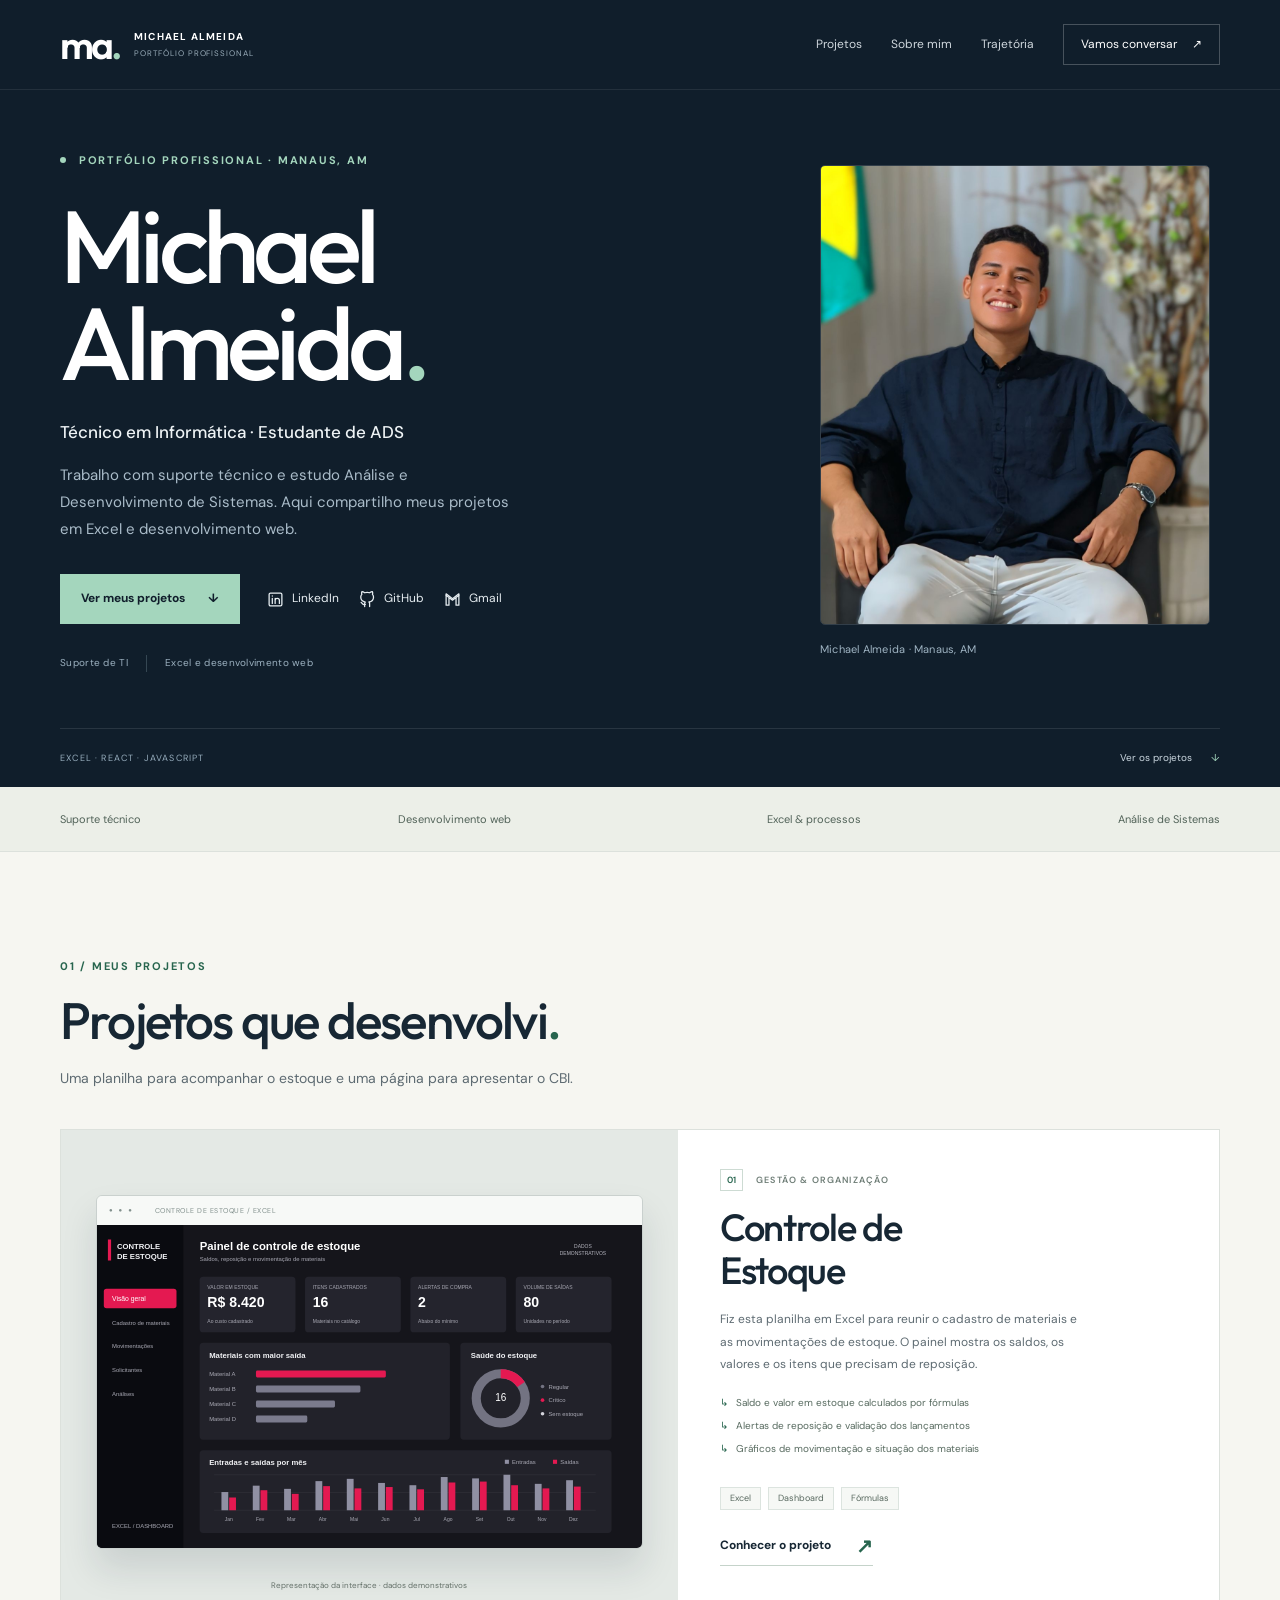
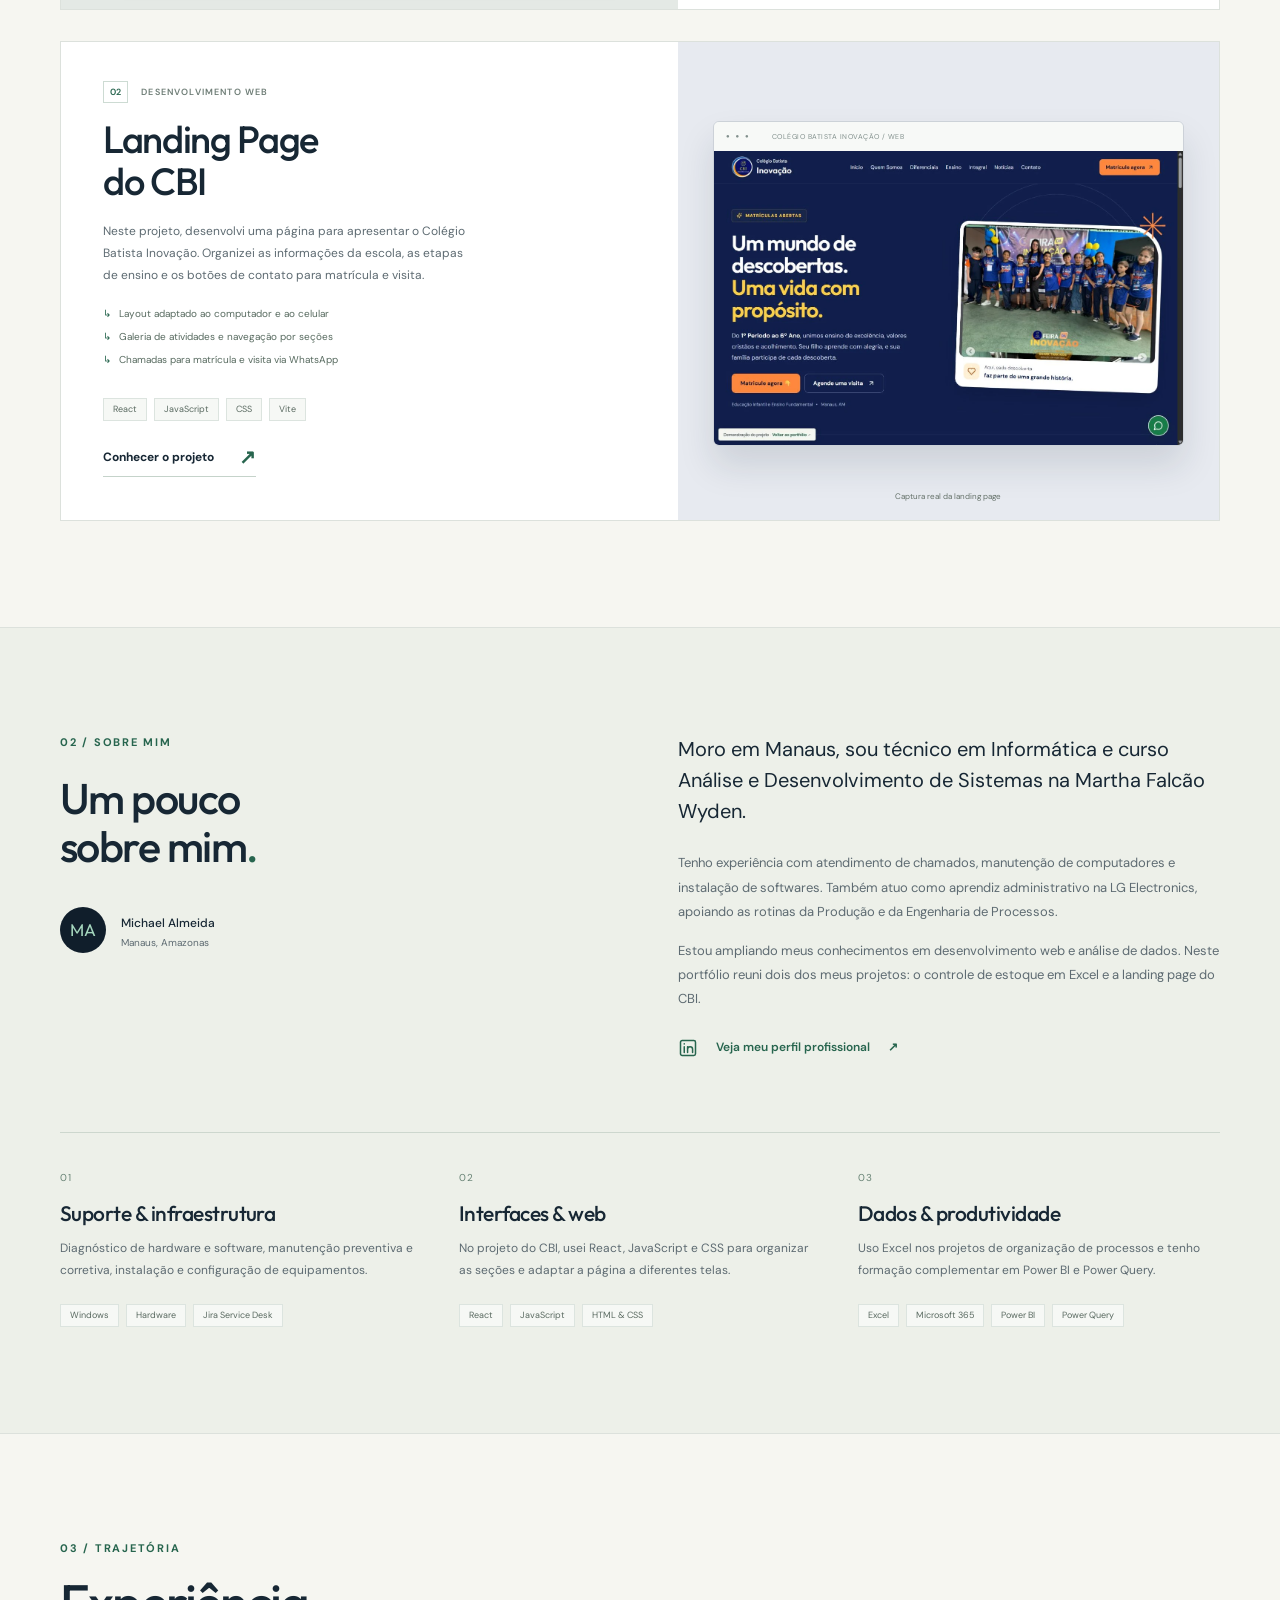
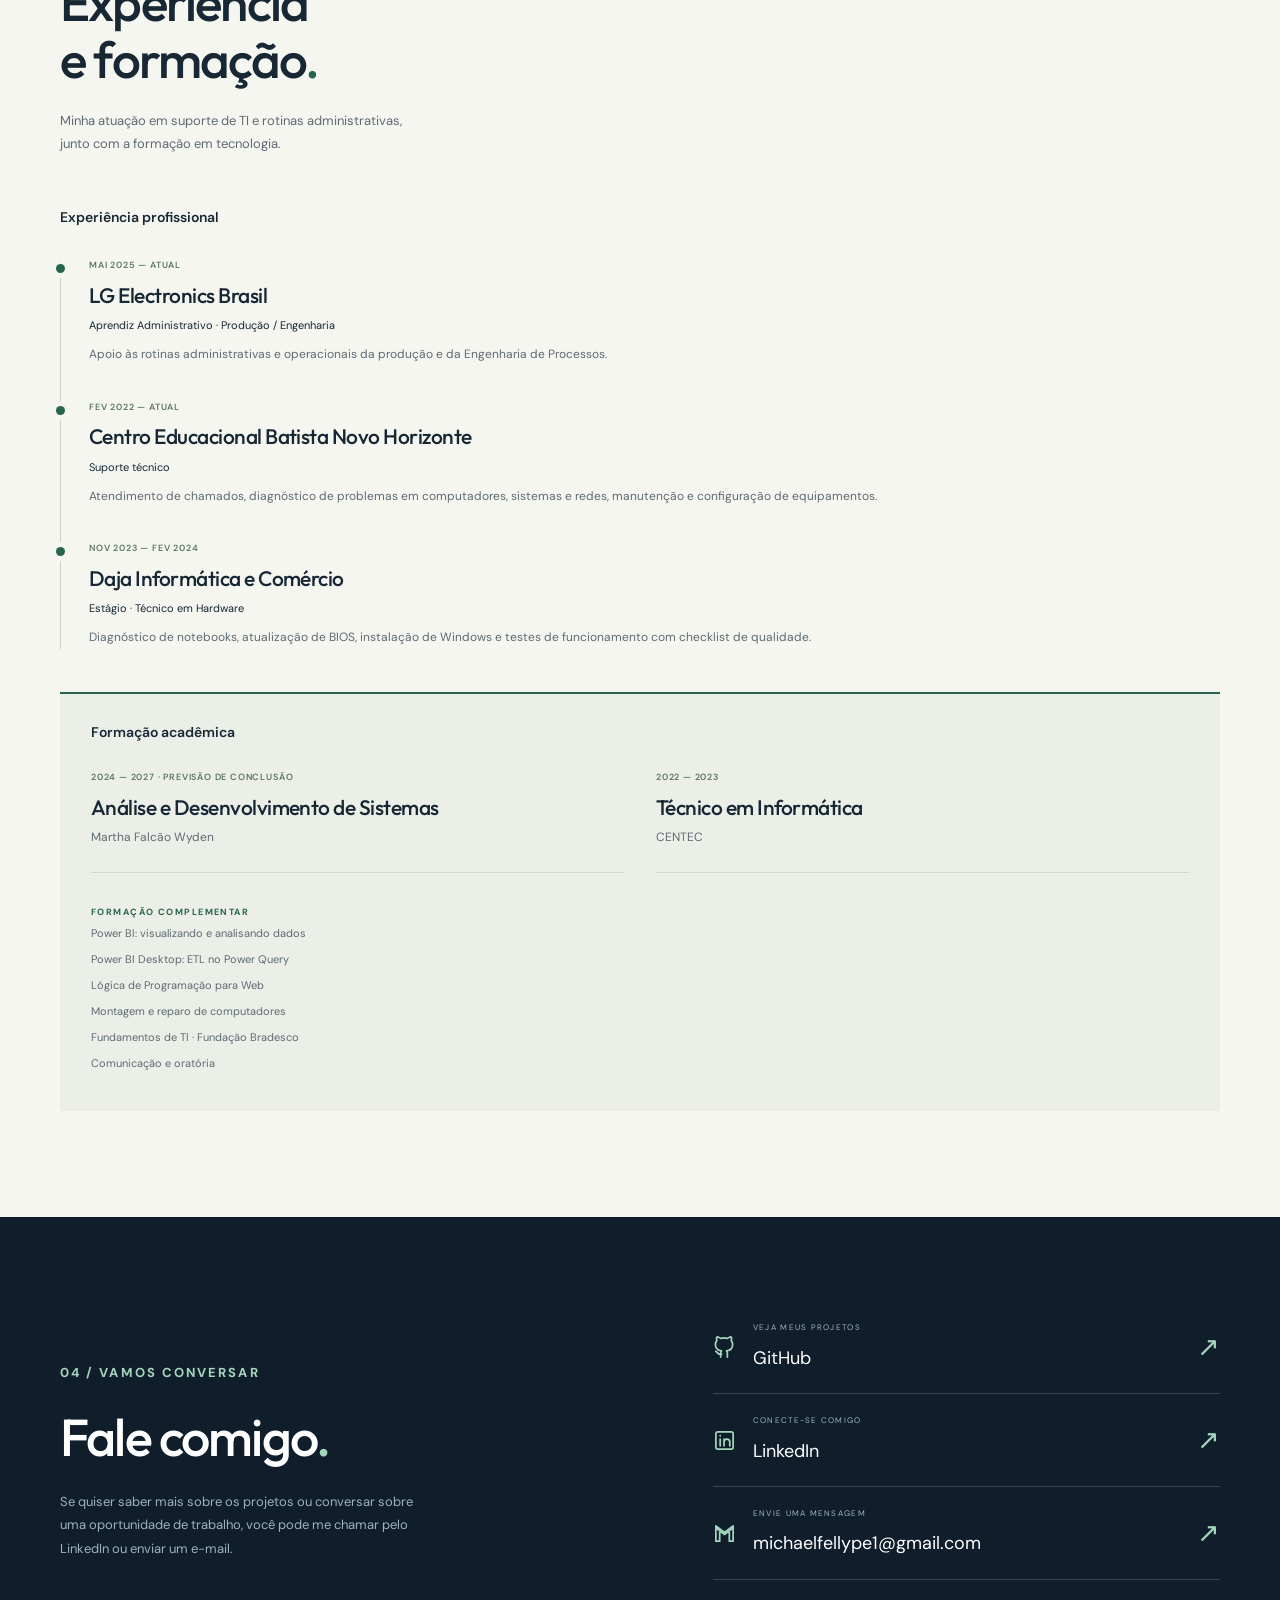
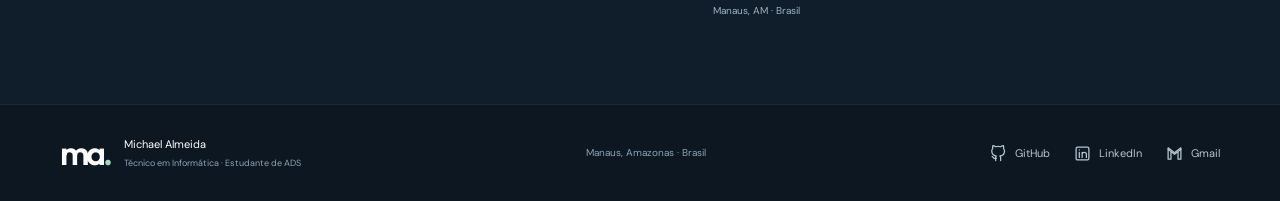
<file: index.html>
<!doctype html>
<html lang="pt-BR"><head><meta charset="utf-8"><meta name="viewport" content="width=device-width,initial-scale=1">
<title>Michael Almeida | Suporte de TI & Projetos</title><meta name="description" content="Conheça Michael Almeida: técnico de informática e estudante de ADS em Manaus. Projetos de controle de estoque em Excel e desenvolvimento web.">
<meta name="theme-color" content="#101e2b"><meta property="og:type" content="website"><meta property="og:locale" content="pt_BR"><meta property="og:title" content="Michael Almeida | Suporte de TI & Projetos"><meta property="og:description" content="Conheça Michael Almeida: técnico de informática e estudante de ADS em Manaus. Projetos de controle de estoque em Excel e desenvolvimento web.">
<link rel="icon" href="assets/favicon.svg" type="image/svg+xml"><link rel="preload" href="assets/fonts/dm-sans.woff2" as="font" type="font/woff2" crossorigin><link rel="stylesheet" href="assets/style.css?v=6"><script src="assets/main.js" defer></script><link rel="canonical" href="https://michaelfellype.github.io/Portifolio/"><meta property="og:url" content="https://michaelfellype.github.io/Portifolio/"><meta property="og:image" content="https://michaelfellype.github.io/Portifolio/assets/social-profile.png"><meta property="og:image:width" content="1265"><meta property="og:image:height" content="791"><meta property="og:image:alt" content="Michael Almeida — portfólio de projetos em Excel e desenvolvimento web"><meta name="twitter:card" content="summary_large_image"><script type="application/ld+json">{"@context": "https://schema.org", "@type": "Person", "name": "Michael Almeida", "url": "https://michaelfellype.github.io/Portifolio/", "jobTitle": "Técnico em Informática", "image": "https://michaelfellype.github.io/Portifolio/assets/michael-almeida.jpeg", "sameAs": ["https://www.linkedin.com/in/michael-almeida2/", "https://github.com/michaelfellype"]}</script></head><body>
<a class="skip-link" href="#conteudo">Pular para o conteúdo</a><header class="site-header"><div class="container header-inner">
<a class="brand" href="index.html" aria-label="Michael Almeida — início"><span class="monogram">ma<span>.</span></span><span class="brand-caption">MICHAEL ALMEIDA<br><small>PORTFÓLIO PROFISSIONAL</small></span></a>
<button class="menu-toggle" aria-label="Abrir menu" aria-controls="navigation" aria-expanded="false"><span></span><span></span></button>
<nav id="navigation" aria-label="Navegação principal"><a href="#projetos">Projetos</a><a href="#sobre">Sobre mim</a><a href="#trajetoria">Trajetória</a><a class="nav-contact" href="#contato">Vamos conversar <span aria-hidden="true">↗</span></a></nav></div></header>
<main id="conteudo">
<section class="hero" id="inicio"><div class="container hero-grid">
<div class="hero-copy"><p class="eyebrow light"><span class="status-dot"></span> PORTFÓLIO PROFISSIONAL · MANAUS, AM</p>
<h1>Michael<br>Almeida<span>.</span></h1><p class="hero-role">Técnico em Informática · Estudante de ADS</p>
<p class="hero-description">Trabalho com suporte técnico e estudo Análise e Desenvolvimento de Sistemas. Aqui compartilho meus projetos em Excel e desenvolvimento web.</p>
<div class="hero-actions"><a class="button primary" href="#projetos">Ver meus projetos <span aria-hidden="true">↓</span></a><div class="hero-socials"><a class="hero-link" href="https://www.linkedin.com/in/michael-almeida2/" target="_blank" rel="noopener noreferrer"><svg class="social-icon" xmlns="http://www.w3.org/2000/svg" viewBox="0 0 24 24" fill="none" stroke="currentColor" stroke-width="1.8" stroke-linecap="round" stroke-linejoin="round" aria-hidden="true" focusable="false"><rect x="3" y="3" width="18" height="18" rx="2"/><path d="M7.5 10.5v7M7.5 7v.1M11.5 17.5v-7m0 3a3 3 0 0 1 6 0v4"/></svg>LinkedIn</a><a class="hero-link" href="https://github.com/michaelfellype" target="_blank" rel="noopener noreferrer"><svg class="social-icon" xmlns="http://www.w3.org/2000/svg" viewBox="0 0 24 24" fill="none" stroke="currentColor" stroke-width="1.8" stroke-linecap="round" stroke-linejoin="round" aria-hidden="true" focusable="false"><path d="M9 19c-4.3 1.4-4.3-2.5-6-3m12 6v-3.87a3.37 3.37 0 0 0-.94-2.61c3.14-.35 6.44-1.54 6.44-7A5.44 5.44 0 0 0 19 4.77 5.07 5.07 0 0 0 18.91 1S17.73.65 15 2.48a13.38 13.38 0 0 0-7 0C5.27.65 4.09 1 4.09 1A5.07 5.07 0 0 0 4 4.77a5.44 5.44 0 0 0-1.5 3.78c0 5.42 3.3 6.61 6.44 7A3.37 3.37 0 0 0 8 18.13V22"/></svg>GitHub</a><a class="hero-link" href="mailto:michaelfellype1@gmail.com"><svg class="social-icon" xmlns="http://www.w3.org/2000/svg" viewBox="0 0 24 24" fill="none" stroke="currentColor" stroke-width="1.8" stroke-linecap="round" stroke-linejoin="round" aria-hidden="true" focusable="false"><path d="M3 6l9 7 9-7M3 6v14h4V9M21 6v14h-4V9"/><path d="M3 6V4l9 7 9-7v2"/></svg>Gmail</a></div></div>
<div class="hero-meta"><span>Suporte de TI</span><span>Excel e desenvolvimento web</span></div></div>
<figure class="profile-photo"><img src="assets/michael-almeida.jpeg" width="1382" height="1283" alt="Foto de Michael Almeida" fetchpriority="high"><figcaption>Michael Almeida · Manaus, AM</figcaption></figure></div>
<div class="container hero-bottom"><span>EXCEL · REACT · JAVASCRIPT</span><a href="#projetos">Ver os projetos <span aria-hidden="true">↓</span></a></div></section>
<div class="expertise-strip"><div class="container"><span>Suporte técnico</span><span>Desenvolvimento web</span><span>Excel & processos</span><span>Análise de Sistemas</span></div></div>
<section class="section projects" id="projetos"><div class="container"><div class="section-heading"><div><p class="eyebrow">01 / MEUS PROJETOS</p><h2>Projetos que desenvolvi<span>.</span></h2></div><p>Uma planilha para acompanhar o estoque e uma página para apresentar o CBI.</p></div>
<article class="project-card"><a class="project-image stock-stage" href="projeto-estoque.html" aria-label="Ver projeto Controle de Estoque"><div class="project-browser"><div class="browser-top"><span aria-hidden="true">● ● ●</span><span>CONTROLE DE ESTOQUE / EXCEL</span></div><img src="assets/estoque-preview.svg" width="1200" height="710" loading="lazy" alt="Representação da interface do controle de estoque em Excel"></div><span class="image-caption">Representação da interface · dados demonstrativos</span></a>
<div class="project-copy"><div class="project-kicker"><span>01</span> GESTÃO & ORGANIZAÇÃO</div><h3>Controle de<br>Estoque</h3><p>Fiz esta planilha em Excel para reunir o cadastro de materiais e as movimentações de estoque. O painel mostra os saldos, os valores e os itens que precisam de reposição.</p><ul class="feature-list"><li>Saldo e valor em estoque calculados por fórmulas</li><li>Alertas de reposição e validação dos lançamentos</li><li>Gráficos de movimentação e situação dos materiais</li></ul><div class="tags"><span>Excel</span><span>Dashboard</span><span>Fórmulas</span></div><a class="project-link" href="projeto-estoque.html">Conhecer o projeto <span aria-hidden="true">↗</span></a></div></article>
<article class="project-card reverse"><a class="project-image school-stage" href="projeto-cbi.html" aria-label="Ver projeto Landing Page do CBI"><div class="project-browser"><div class="browser-top"><span aria-hidden="true">● ● ●</span><span>COLÉGIO BATISTA INOVAÇÃO / WEB</span></div><img src="assets/cbi-preview.webp" width="1265" height="712" loading="lazy" alt="Captura real da landing page do Colégio Batista Inovação"></div><span class="image-caption">Captura real da landing page</span></a>
<div class="project-copy"><div class="project-kicker"><span>02</span> DESENVOLVIMENTO WEB</div><h3>Landing Page<br>do CBI</h3><p>Neste projeto, desenvolvi uma página para apresentar o Colégio Batista Inovação. Organizei as informações da escola, as etapas de ensino e os botões de contato para matrícula e visita.</p><ul class="feature-list"><li>Layout adaptado ao computador e ao celular</li><li>Galeria de atividades e navegação por seções</li><li>Chamadas para matrícula e visita via WhatsApp</li></ul><div class="tags"><span>React</span><span>JavaScript</span><span>CSS</span><span>Vite</span></div><a class="project-link" href="projeto-cbi.html">Conhecer o projeto <span aria-hidden="true">↗</span></a></div></article>
</div></section>
<section class="section about" id="sobre"><div class="container about-grid"><div><p class="eyebrow">02 / SOBRE MIM</p><h2>Um pouco<br>sobre mim<span>.</span></h2><div class="about-signature"><span class="signature-avatar">MA</span><span><strong>Michael Almeida</strong><small>Manaus, Amazonas</small></span></div></div><div class="about-copy"><p class="lead">Moro em Manaus, sou técnico em Informática e curso Análise e Desenvolvimento de Sistemas na Martha Falcão Wyden.</p><p>Tenho experiência com atendimento de chamados, manutenção de computadores e instalação de softwares. Também atuo como aprendiz administrativo na LG Electronics, apoiando as rotinas da Produção e da Engenharia de Processos.</p><p>Estou ampliando meus conhecimentos em desenvolvimento web e análise de dados. Neste portfólio reuni dois dos meus projetos: o controle de estoque em Excel e a landing page do CBI.</p><a class="text-link" href="https://www.linkedin.com/in/michael-almeida2/" target="_blank" rel="noopener noreferrer"><svg class="social-icon" xmlns="http://www.w3.org/2000/svg" viewBox="0 0 24 24" fill="none" stroke="currentColor" stroke-width="1.8" stroke-linecap="round" stroke-linejoin="round" aria-hidden="true" focusable="false"><rect x="3" y="3" width="18" height="18" rx="2"/><path d="M7.5 10.5v7M7.5 7v.1M11.5 17.5v-7m0 3a3 3 0 0 1 6 0v4"/></svg>Veja meu perfil profissional <span aria-hidden="true">↗</span></a></div></div>
<div class="container skills-grid"><div class="skill-column"><span class="skill-number">01</span><h3>Suporte & infraestrutura</h3><p>Diagnóstico de hardware e software, manutenção preventiva e corretiva, instalação e configuração de equipamentos.</p><div class="tags"><span>Windows</span><span>Hardware</span><span>Jira Service Desk</span></div></div><div class="skill-column"><span class="skill-number">02</span><h3>Interfaces & web</h3><p>No projeto do CBI, usei React, JavaScript e CSS para organizar as seções e adaptar a página a diferentes telas.</p><div class="tags"><span>React</span><span>JavaScript</span><span>HTML & CSS</span></div></div><div class="skill-column"><span class="skill-number">03</span><h3>Dados & produtividade</h3><p>Uso Excel nos projetos de organização de processos e tenho formação complementar em Power BI e Power Query.</p><div class="tags"><span>Excel</span><span>Microsoft 365</span><span>Power BI</span><span>Power Query</span></div></div></div></section>
<section class="section career" id="trajetoria"><div class="container"><div class="section-heading"><div><p class="eyebrow">03 / TRAJETÓRIA</p><h2>Experiência<br>e formação<span>.</span></h2></div><p>Minha atuação em suporte de TI e rotinas administrativas,<br>junto com a formação em tecnologia.</p></div><div class="career-grid"><div><h3 class="column-title">Experiência profissional</h3><ol class="timeline"><li><span class="timeline-date">MAI 2025 — ATUAL</span><h4>LG Electronics Brasil</h4><p class="timeline-role">Aprendiz Administrativo · Produção / Engenharia</p><p>Apoio às rotinas administrativas e operacionais da produção e da Engenharia de Processos.</p></li><li><span class="timeline-date">FEV 2022 — ATUAL</span><h4>Centro Educacional Batista Novo Horizonte</h4><p class="timeline-role">Suporte técnico</p><p>Atendimento de chamados, diagnóstico de problemas em computadores, sistemas e redes, manutenção e configuração de equipamentos.</p></li><li><span class="timeline-date">NOV 2023 — FEV 2024</span><h4>Daja Informática e Comércio</h4><p class="timeline-role">Estágio · Técnico em Hardware</p><p>Diagnóstico de notebooks, atualização de BIOS, instalação de Windows e testes de funcionamento com checklist de qualidade.</p></li></ol></div><div class="education-panel"><h3 class="column-title">Formação acadêmica</h3><div class="education-courses"><div class="education-item"><span class="timeline-date">2024 — 2027 · PREVISÃO DE CONCLUSÃO</span><h4>Análise e Desenvolvimento de Sistemas</h4><p>Martha Falcão Wyden</p></div><div class="education-item"><span class="timeline-date">2022 — 2023</span><h4>Técnico em Informática</h4><p>CENTEC</p></div></div><div class="learning"><span class="eyebrow">FORMAÇÃO COMPLEMENTAR</span><ul><li>Power BI: visualizando e analisando dados</li><li>Power BI Desktop: ETL no Power Query</li><li>Lógica de Programação para Web</li><li>Montagem e reparo de computadores</li><li>Fundamentos de TI · Fundação Bradesco</li><li>Comunicação e oratória</li></ul></div></div></div></div></section>
<section class="contact" id="contato"><div class="container contact-grid"><div><p class="eyebrow light">04 / VAMOS CONVERSAR</p><h2>Fale comigo<span>.</span></h2><p>Se quiser saber mais sobre os projetos ou conversar sobre uma oportunidade de trabalho, você pode me chamar pelo LinkedIn ou enviar um e-mail.</p></div><div class="contact-links"><a href="https://github.com/michaelfellype" target="_blank" rel="noopener noreferrer"><span class="contact-service"><svg class="social-icon" xmlns="http://www.w3.org/2000/svg" viewBox="0 0 24 24" fill="none" stroke="currentColor" stroke-width="1.8" stroke-linecap="round" stroke-linejoin="round" aria-hidden="true" focusable="false"><path d="M9 19c-4.3 1.4-4.3-2.5-6-3m12 6v-3.87a3.37 3.37 0 0 0-.94-2.61c3.14-.35 6.44-1.54 6.44-7A5.44 5.44 0 0 0 19 4.77 5.07 5.07 0 0 0 18.91 1S17.73.65 15 2.48a13.38 13.38 0 0 0-7 0C5.27.65 4.09 1 4.09 1A5.07 5.07 0 0 0 4 4.77a5.44 5.44 0 0 0-1.5 3.78c0 5.42 3.3 6.61 6.44 7A3.37 3.37 0 0 0 8 18.13V22"/></svg><span class="contact-info"><small>VEJA MEUS PROJETOS</small><span class="contact-title">GitHub</span></span></span><span aria-hidden="true">↗</span></a><a href="https://www.linkedin.com/in/michael-almeida2/" target="_blank" rel="noopener noreferrer"><span class="contact-service"><svg class="social-icon" xmlns="http://www.w3.org/2000/svg" viewBox="0 0 24 24" fill="none" stroke="currentColor" stroke-width="1.8" stroke-linecap="round" stroke-linejoin="round" aria-hidden="true" focusable="false"><rect x="3" y="3" width="18" height="18" rx="2"/><path d="M7.5 10.5v7M7.5 7v.1M11.5 17.5v-7m0 3a3 3 0 0 1 6 0v4"/></svg><span class="contact-info"><small>CONECTE-SE COMIGO</small><span class="contact-title">LinkedIn</span></span></span><span aria-hidden="true">↗</span></a><a href="mailto:michaelfellype1@gmail.com"><span class="contact-service"><svg class="social-icon" xmlns="http://www.w3.org/2000/svg" viewBox="0 0 24 24" fill="none" stroke="currentColor" stroke-width="1.8" stroke-linecap="round" stroke-linejoin="round" aria-hidden="true" focusable="false"><path d="M3 6l9 7 9-7M3 6v14h4V9M21 6v14h-4V9"/><path d="M3 6V4l9 7 9-7v2"/></svg><span class="contact-info"><small>ENVIE UMA MENSAGEM</small><span class="contact-title">michaelfellype1@gmail.com</span></span></span><span aria-hidden="true">↗</span></a><p>Manaus, AM · Brasil</p></div></div></section></main>
<footer class="site-footer"><div class="container footer-inner"><a class="brand" href="index.html"><span class="monogram">ma<span>.</span></span><span>Michael Almeida<small>Técnico em Informática · Estudante de ADS</small></span></a><p>Manaus, Amazonas · Brasil</p><nav class="footer-socials" aria-label="Redes sociais e e-mail"><a href="https://github.com/michaelfellype" target="_blank" rel="noopener noreferrer"><svg class="social-icon" xmlns="http://www.w3.org/2000/svg" viewBox="0 0 24 24" fill="none" stroke="currentColor" stroke-width="1.8" stroke-linecap="round" stroke-linejoin="round" aria-hidden="true" focusable="false"><path d="M9 19c-4.3 1.4-4.3-2.5-6-3m12 6v-3.87a3.37 3.37 0 0 0-.94-2.61c3.14-.35 6.44-1.54 6.44-7A5.44 5.44 0 0 0 19 4.77 5.07 5.07 0 0 0 18.91 1S17.73.65 15 2.48a13.38 13.38 0 0 0-7 0C5.27.65 4.09 1 4.09 1A5.07 5.07 0 0 0 4 4.77a5.44 5.44 0 0 0-1.5 3.78c0 5.42 3.3 6.61 6.44 7A3.37 3.37 0 0 0 8 18.13V22"/></svg><span>GitHub</span></a><a href="https://www.linkedin.com/in/michael-almeida2/" target="_blank" rel="noopener noreferrer"><svg class="social-icon" xmlns="http://www.w3.org/2000/svg" viewBox="0 0 24 24" fill="none" stroke="currentColor" stroke-width="1.8" stroke-linecap="round" stroke-linejoin="round" aria-hidden="true" focusable="false"><rect x="3" y="3" width="18" height="18" rx="2"/><path d="M7.5 10.5v7M7.5 7v.1M11.5 17.5v-7m0 3a3 3 0 0 1 6 0v4"/></svg><span>LinkedIn</span></a><a href="mailto:michaelfellype1@gmail.com"><svg class="social-icon" xmlns="http://www.w3.org/2000/svg" viewBox="0 0 24 24" fill="none" stroke="currentColor" stroke-width="1.8" stroke-linecap="round" stroke-linejoin="round" aria-hidden="true" focusable="false"><path d="M3 6l9 7 9-7M3 6v14h4V9M21 6v14h-4V9"/><path d="M3 6V4l9 7 9-7v2"/></svg><span>Gmail</span></a></nav></div></footer></body></html>
</file>
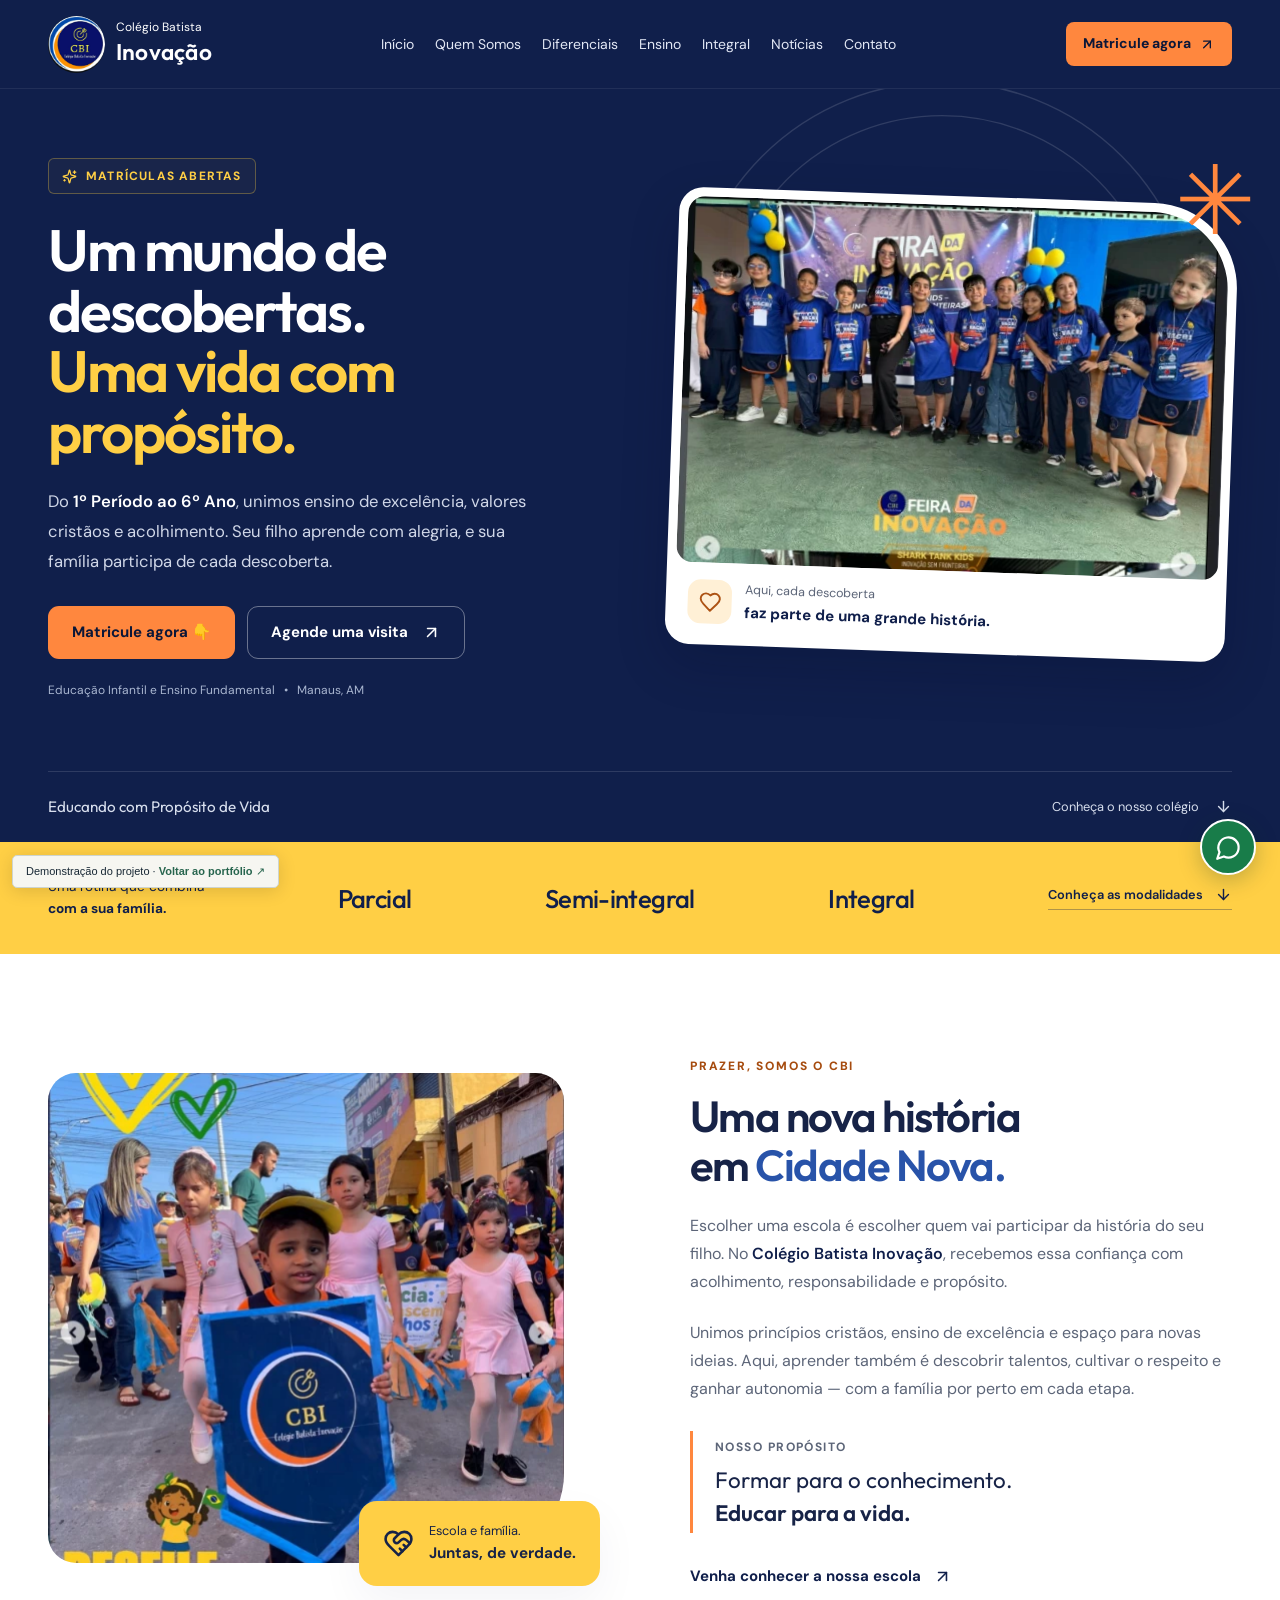
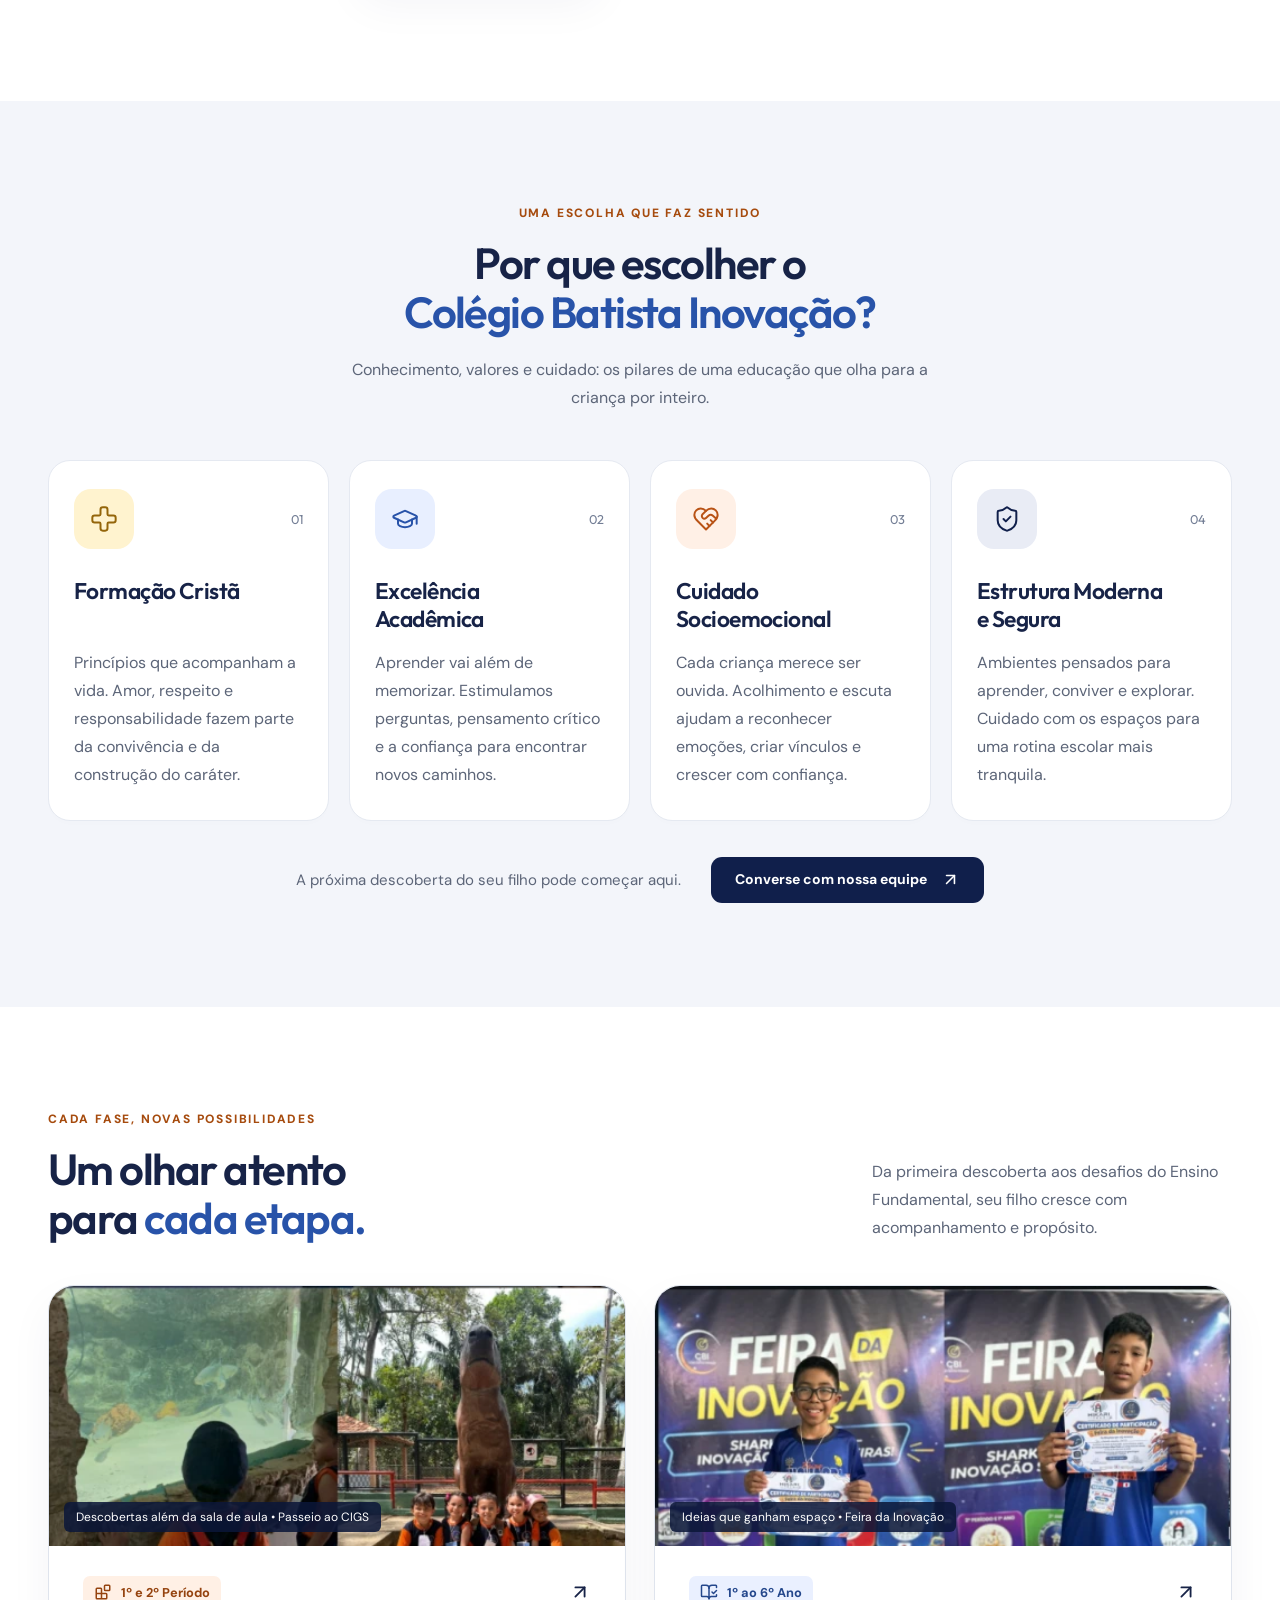
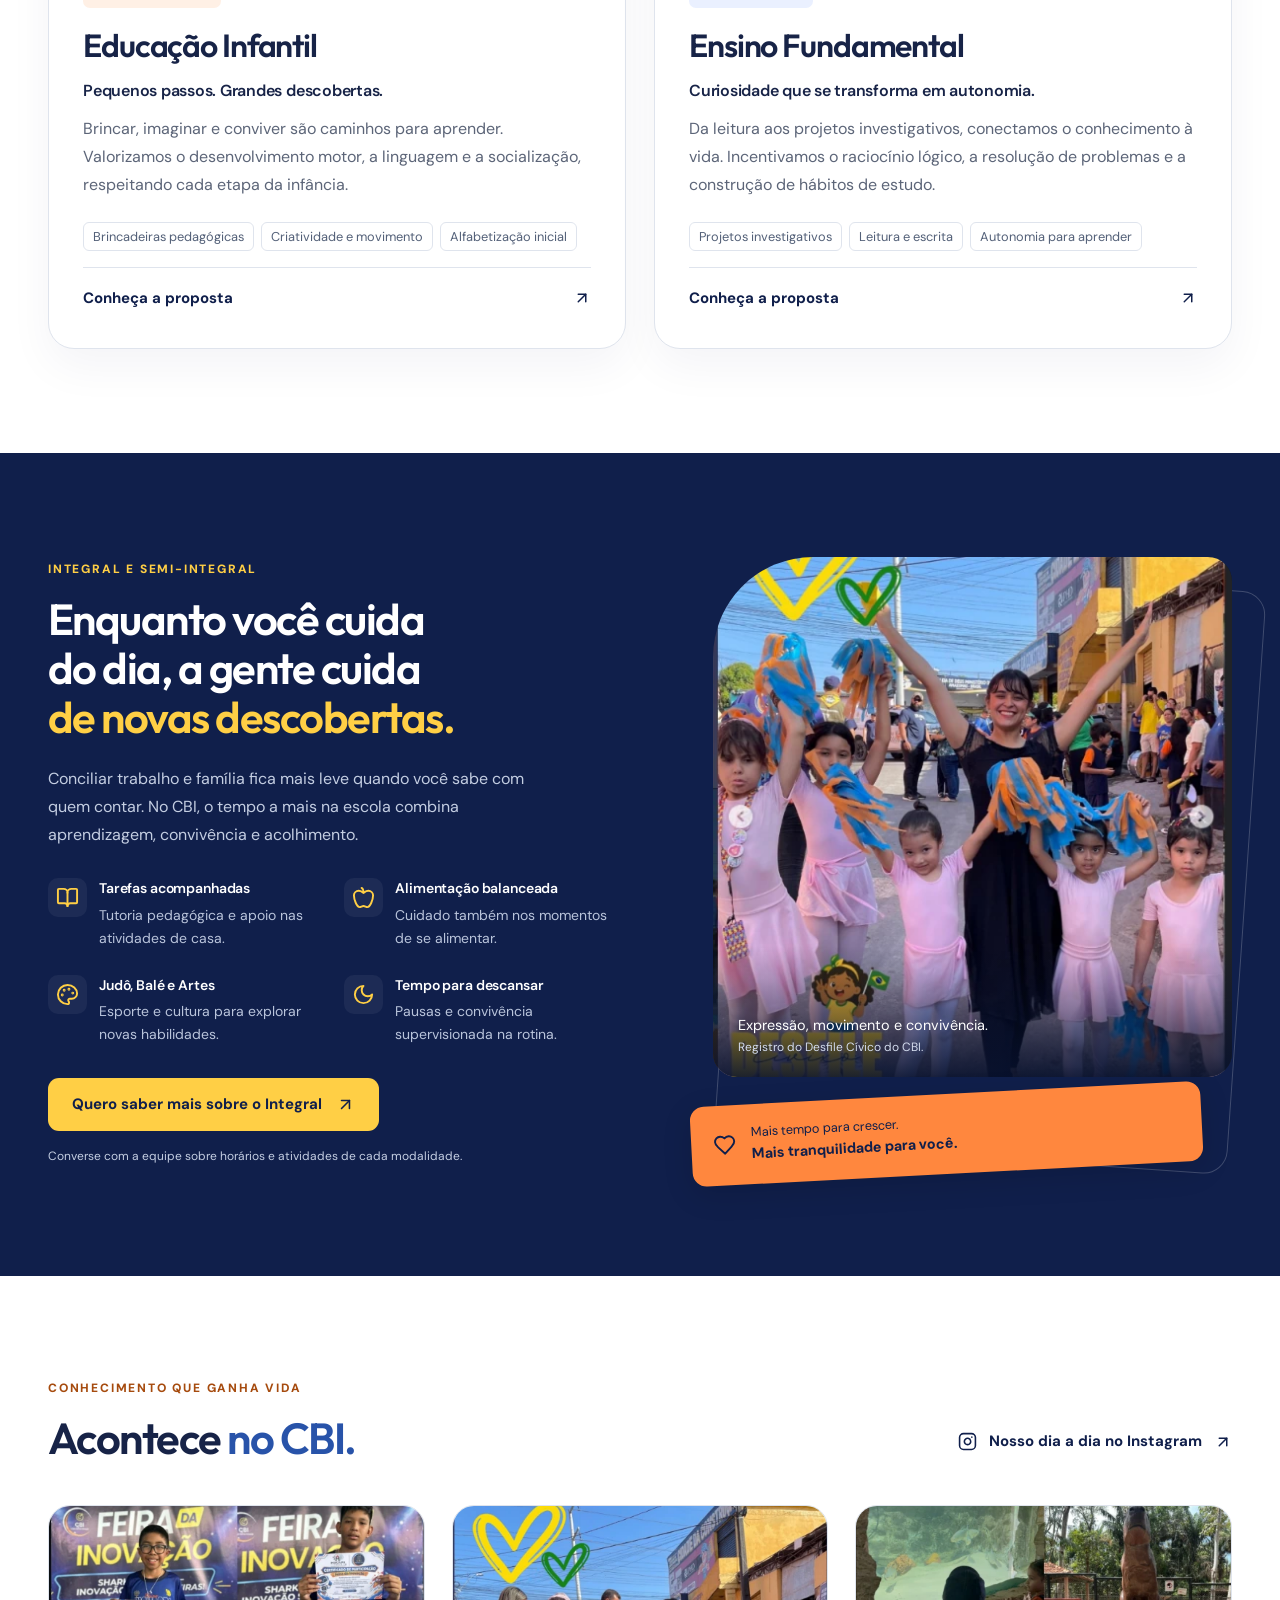
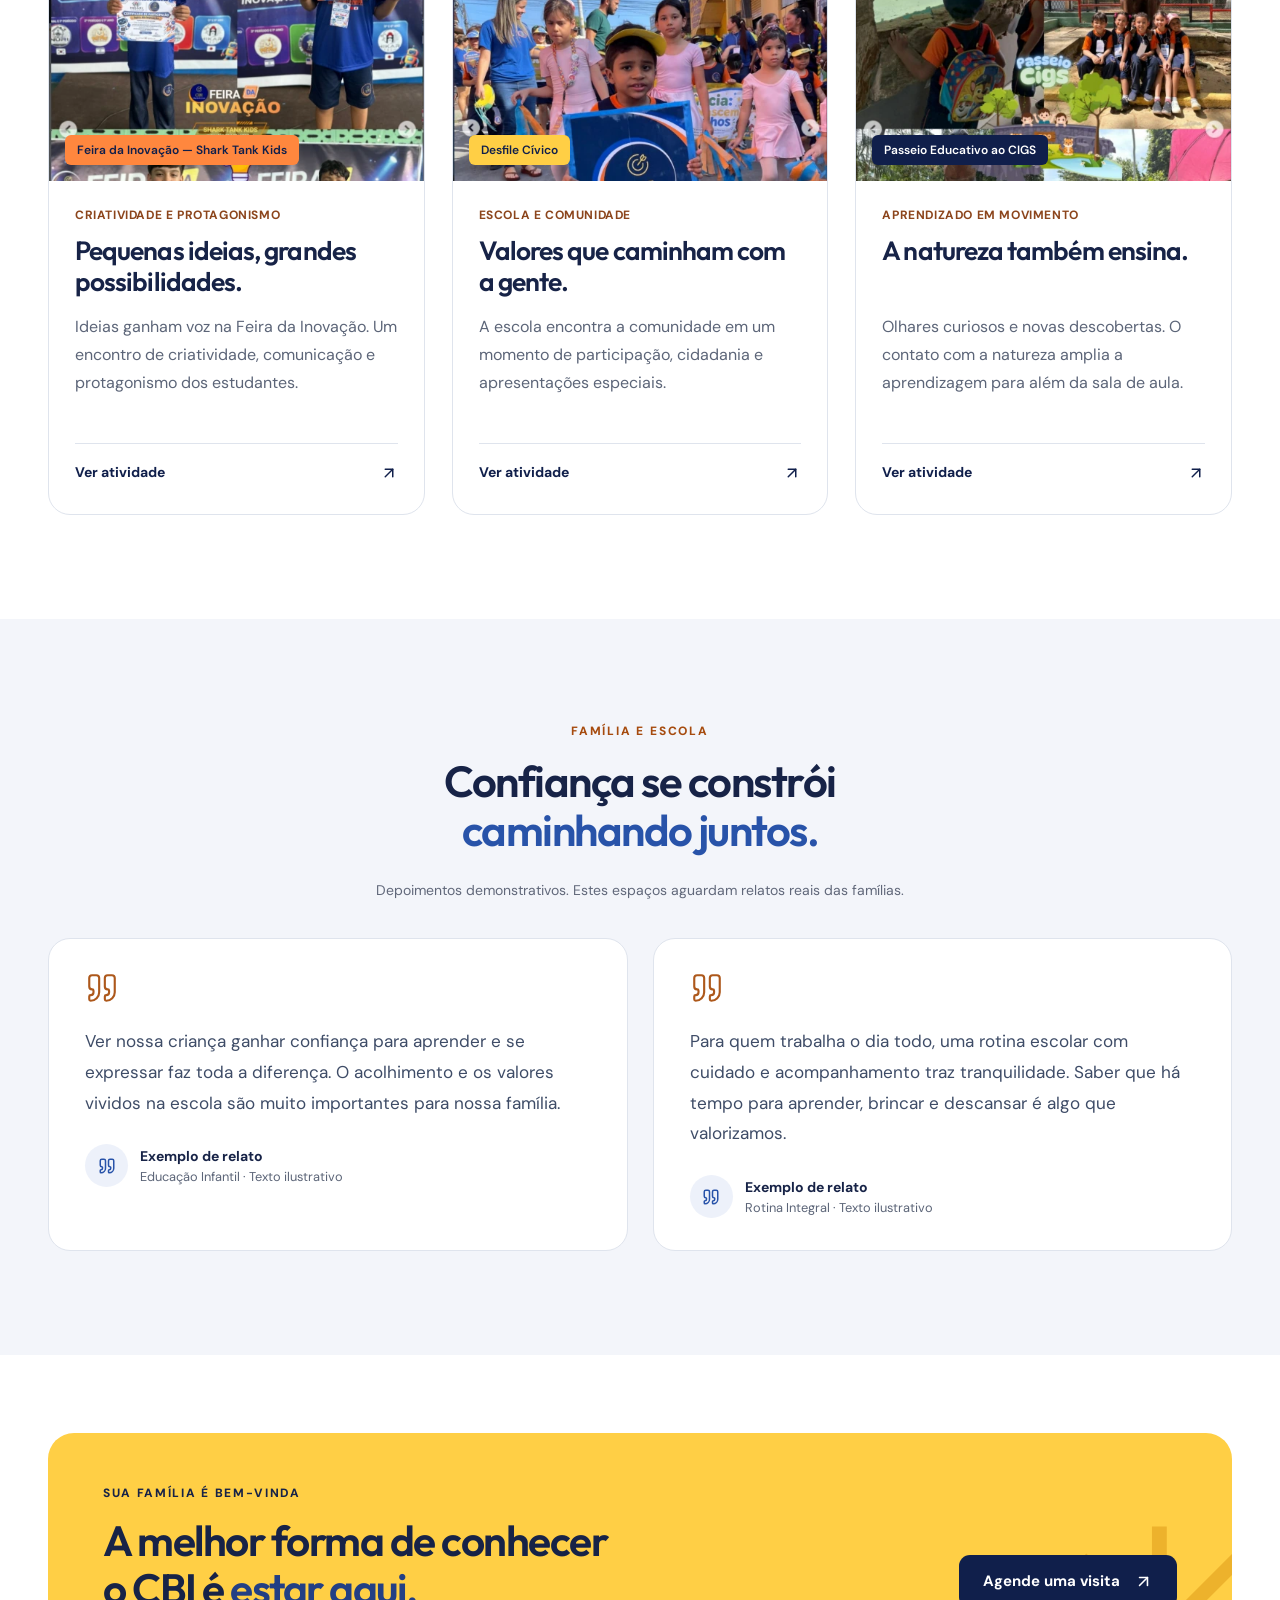
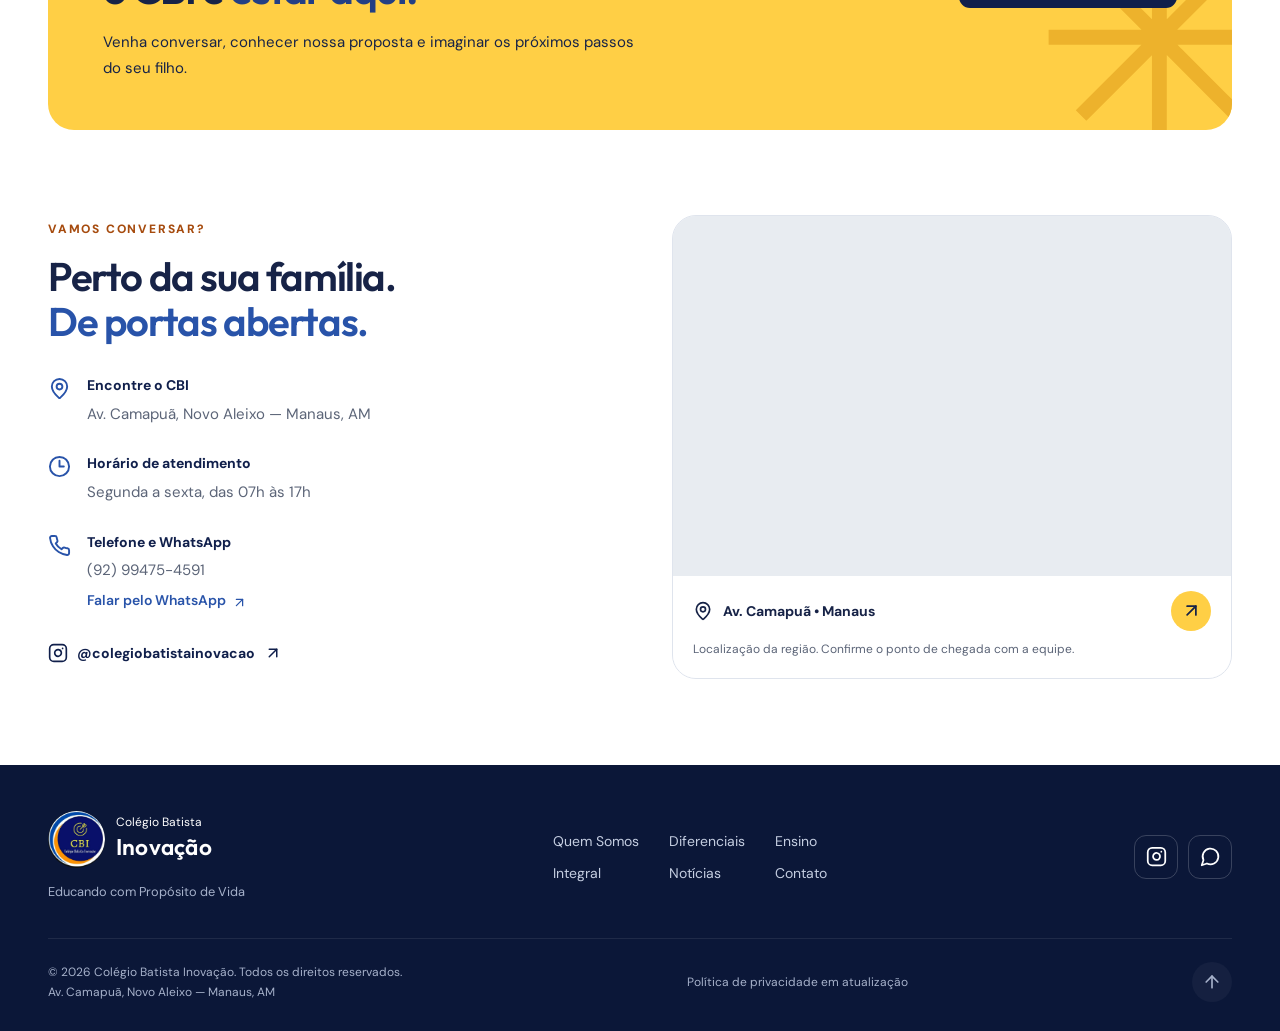
<file: projetos/cbi/index.html>
<!doctype html>
<html lang="pt-BR">
  <head>
    <meta charset="UTF-8" />
    <meta name="viewport" content="width=device-width, initial-scale=1" />
    <meta name="theme-color" content="#101f4b" />
    <title>Colégio Batista Inovação | Educação com Propósito em Manaus</title>
    <meta
      name="description"
      content="Do 1º Período ao 6º Ano, o CBI une ensino de excelência, acolhimento e valores cristãos em Manaus. Conheça as modalidades Parcial, Semi-integral e Integral. Agende sua visita!"
    />
    <meta property="og:type" content="website" />
    <meta property="og:locale" content="pt_BR" />
    <meta property="og:site_name" content="Colégio Batista Inovação" />
    <meta
      property="og:title"
      content="Colégio Batista Inovação | Educando com Propósito de Vida"
    />
    <meta
      property="og:description"
      content="Um mundo de descobertas. Uma vida com propósito. Educação Infantil e Ensino Fundamental em Manaus. Venha conhecer o CBI."
    />
    <!-- Configure og:image e og:url com URLs absolutas no domínio definitivo. -->
    <link rel="icon" type="image/png" href="./images/logo-cbi.png" />
    <script type="module" crossorigin src="./assets/index-DazoSIXU.js"></script>
    <link rel="stylesheet" crossorigin href="./assets/index-4c5_9KBf.css">
  </head>
  <body>
    <div id="root" data-prerendered="true"><link rel="preload" as="image" href="./images/logo-cbi.png"/><link rel="preload" as="image" href="./images/feira-comunidade.webp" fetchPriority="high"/><a class="skip-link" href="#conteudo">Pular para o conteúdo</a><header class="header"><div class="container header-inner"><a class="brand" href="#inicio" aria-label="Colégio Batista Inovação — início"><span class="brand-mark"><img src="./images/logo-cbi.png" width="202" height="183" alt=""/></span><span class="brand-name">Colégio Batista<strong>Inovação</strong></span></a><nav aria-label="Navegação principal" class="desktop-nav"><a href="#inicio">Início</a><a href="#quem-somos">Quem Somos</a><a href="#diferenciais">Diferenciais</a><a href="#ensino">Ensino</a><a href="#integral">Integral</a><a href="#noticias">Notícias</a><a href="#contato">Contato</a></nav><div class="header-actions"><a class="button button-primary header-cta" href="https://wa.me/5592994754591?text=Ol%C3%A1%2C%20gostaria%20de%20informa%C3%A7%C3%B5es%20sobre%20matr%C3%ADculas" target="_blank" rel="noopener noreferrer"><span>Matricule agora</span><svg xmlns="http://www.w3.org/2000/svg" width="19" height="19" viewBox="0 0 24 24" fill="none" stroke="currentColor" stroke-width="2" stroke-linecap="round" stroke-linejoin="round" class="lucide lucide-arrow-up-right" aria-hidden="true"><path d="M7 7h10v10"></path><path d="M7 17 17 7"></path></svg></a><button class="menu-toggle" aria-controls="mobile-menu" aria-expanded="false" aria-label="Abrir menu"><svg xmlns="http://www.w3.org/2000/svg" width="24" height="24" viewBox="0 0 24 24" fill="none" stroke="currentColor" stroke-width="2" stroke-linecap="round" stroke-linejoin="round" class="lucide lucide-menu" aria-hidden="true"><line x1="4" x2="20" y1="12" y2="12"></line><line x1="4" x2="20" y1="6" y2="6"></line><line x1="4" x2="20" y1="18" y2="18"></line></svg></button></div></div><nav id="mobile-menu" class="mobile-nav" aria-label="Navegação móvel" hidden=""><div class="container"><a href="#inicio">Início</a><a href="#quem-somos">Quem Somos</a><a href="#diferenciais">Diferenciais</a><a href="#ensino">Ensino</a><a href="#integral">Integral</a><a href="#noticias">Notícias</a><a href="#contato">Contato</a><a class="button button-primary " href="https://wa.me/5592994754591?text=Ol%C3%A1%2C%20gostaria%20de%20informa%C3%A7%C3%B5es%20sobre%20matr%C3%ADculas" target="_blank" rel="noopener noreferrer"><span>Fale com nossa equipe</span><svg xmlns="http://www.w3.org/2000/svg" width="19" height="19" viewBox="0 0 24 24" fill="none" stroke="currentColor" stroke-width="2" stroke-linecap="round" stroke-linejoin="round" class="lucide lucide-arrow-up-right" aria-hidden="true"><path d="M7 7h10v10"></path><path d="M7 17 17 7"></path></svg></a></div></nav></header><main id="conteudo" tabindex="-1"><section id="inicio" class="hero" aria-labelledby="hero-title" tabindex="-1"><div class="container hero-grid"><div class="hero-copy"><span class="admissions-badge"><svg xmlns="http://www.w3.org/2000/svg" width="15" height="15" viewBox="0 0 24 24" fill="none" stroke="currentColor" stroke-width="2" stroke-linecap="round" stroke-linejoin="round" class="lucide lucide-sparkles" aria-hidden="true"><path d="M9.937 15.5A2 2 0 0 0 8.5 14.063l-6.135-1.582a.5.5 0 0 1 0-.962L8.5 9.936A2 2 0 0 0 9.937 8.5l1.582-6.135a.5.5 0 0 1 .963 0L14.063 8.5A2 2 0 0 0 15.5 9.937l6.135 1.581a.5.5 0 0 1 0 .964L15.5 14.063a2 2 0 0 0-1.437 1.437l-1.582 6.135a.5.5 0 0 1-.963 0z"></path><path d="M20 3v4"></path><path d="M22 5h-4"></path><path d="M4 17v2"></path><path d="M5 18H3"></path></svg> Matrículas abertas</span><h1 id="hero-title">Um mundo de<br class="desktop-break"/> descobertas.<br/><span>Uma vida com<br class="desktop-break"/> propósito.</span></h1><p>Do <strong>1º Período ao 6º Ano</strong>, unimos ensino de excelência, valores cristãos e acolhimento. Seu filho aprende com alegria, e sua família participa de cada descoberta.</p><div class="hero-buttons"><a class="button button-primary " href="https://wa.me/5592994754591?text=Ol%C3%A1%2C%20gostaria%20de%20informa%C3%A7%C3%B5es%20sobre%20matr%C3%ADculas" target="_blank" rel="noopener noreferrer"><span>Matricule agora <span aria-hidden="true">👇</span></span></a><a class="button button-outline " href="https://wa.me/5592994754591?text=Ol%C3%A1%2C%20gostaria%20de%20agendar%20uma%20visita%20ao%20Col%C3%A9gio%20Batista%20Inova%C3%A7%C3%A3o." target="_blank" rel="noopener noreferrer"><span>Agende uma visita</span><svg xmlns="http://www.w3.org/2000/svg" width="19" height="19" viewBox="0 0 24 24" fill="none" stroke="currentColor" stroke-width="2" stroke-linecap="round" stroke-linejoin="round" class="lucide lucide-arrow-up-right" aria-hidden="true"><path d="M7 7h10v10"></path><path d="M7 17 17 7"></path></svg></a></div><p class="hero-location">Educação Infantil e Ensino Fundamental <span>•</span> Manaus, AM</p></div><div class="hero-art"><div class="orbit orbit-one" aria-hidden="true"></div><div class="orbit orbit-two" aria-hidden="true"></div><span class="hero-spark" aria-hidden="true">✳</span><figure class="hero-photo"><div class="photo-window"><img src="./images/feira-comunidade.webp" width="533" height="694" fetchPriority="high" alt="Estudantes e educadora do CBI reunidos na Feira da Inovação"/></div><figcaption><span class="caption-icon"><svg xmlns="http://www.w3.org/2000/svg" width="23" height="23" viewBox="0 0 24 24" fill="none" stroke="currentColor" stroke-width="2" stroke-linecap="round" stroke-linejoin="round" class="lucide lucide-heart" aria-hidden="true"><path d="M19 14c1.49-1.46 3-3.21 3-5.5A5.5 5.5 0 0 0 16.5 3c-1.76 0-3 .5-4.5 2-1.5-1.5-2.74-2-4.5-2A5.5 5.5 0 0 0 2 8.5c0 2.3 1.5 4.05 3 5.5l7 7Z"></path></svg></span><span>Aqui, cada descoberta<strong>faz parte de uma grande história.</strong></span></figcaption></figure></div></div><div class="hero-bottom container"><span class="slogan">Educando com Propósito de Vida</span><a href="#quem-somos" class="discover-link">Conheça o nosso colégio <svg xmlns="http://www.w3.org/2000/svg" width="17" height="17" viewBox="0 0 24 24" fill="none" stroke="currentColor" stroke-width="2" stroke-linecap="round" stroke-linejoin="round" class="lucide lucide-arrow-down" aria-hidden="true"><path d="M12 5v14"></path><path d="m19 12-7 7-7-7"></path></svg></a></div><div class="modalities"><div class="container modalities-inner"><span>Uma rotina que combina<br/><strong>com a sua família.</strong></span><div>Parcial</div><div>Semi-integral</div><div>Integral</div><a href="#integral">Conheça as modalidades <svg xmlns="http://www.w3.org/2000/svg" width="17" height="17" viewBox="0 0 24 24" fill="none" stroke="currentColor" stroke-width="2" stroke-linecap="round" stroke-linejoin="round" class="lucide lucide-arrow-down" aria-hidden="true"><path d="M12 5v14"></path><path d="m19 12-7 7-7-7"></path></svg></a></div></div></section><section id="quem-somos" class="section about-section" tabindex="-1"><div class="container about-grid"><div class="about-visual" data-reveal="true"><figure class="about-photo"><img src="./images/desfile-cbi.webp" width="517" height="685" loading="lazy" alt="Estudante à frente do grupo do CBI carregando o estandarte da escola no Desfile Cívico"/></figure><div class="about-seal"><svg xmlns="http://www.w3.org/2000/svg" width="31" height="31" viewBox="0 0 24 24" fill="none" stroke="currentColor" stroke-width="2" stroke-linecap="round" stroke-linejoin="round" class="lucide lucide-heart-handshake" aria-hidden="true"><path d="M19 14c1.49-1.46 3-3.21 3-5.5A5.5 5.5 0 0 0 16.5 3c-1.76 0-3 .5-4.5 2-1.5-1.5-2.74-2-4.5-2A5.5 5.5 0 0 0 2 8.5c0 2.3 1.5 4.05 3 5.5l7 7Z"></path><path d="M12 5 9.04 7.96a2.17 2.17 0 0 0 0 3.08c.82.82 2.13.85 3 .07l2.07-1.9a2.82 2.82 0 0 1 3.79 0l2.96 2.66"></path><path d="m18 15-2-2"></path><path d="m15 18-2-2"></path></svg><span>Escola e família.<strong>Juntas, de verdade.</strong></span></div></div><div class="about-copy" data-reveal="true"><div class="section-title"><span class="eyebrow">Prazer, somos o CBI</span><h2>Uma nova história<br/>em <em>Cidade Nova.</em></h2></div><p>Escolher uma escola é escolher quem vai participar da história do seu filho. No <strong>Colégio Batista Inovação</strong>, recebemos essa confiança com acolhimento, responsabilidade e propósito.</p><p>Unimos princípios cristãos, ensino de excelência e espaço para novas ideias. Aqui, aprender também é descobrir talentos, cultivar o respeito e ganhar autonomia — com a família por perto em cada etapa.</p><div class="about-promise"><span>Nosso propósito</span><p>Formar para o conhecimento.<br/><strong>Educar para a vida.</strong></p></div><a class="text-link" href="https://wa.me/5592994754591?text=Ol%C3%A1%2C%20gostaria%20de%20agendar%20uma%20visita%20ao%20Col%C3%A9gio%20Batista%20Inova%C3%A7%C3%A3o." target="_blank" rel="noopener noreferrer">Venha conhecer a nossa escola<!-- --> <svg xmlns="http://www.w3.org/2000/svg" width="19" height="19" viewBox="0 0 24 24" fill="none" stroke="currentColor" stroke-width="2" stroke-linecap="round" stroke-linejoin="round" class="lucide lucide-arrow-up-right" aria-hidden="true"><path d="M7 7h10v10"></path><path d="M7 17 17 7"></path></svg></a></div></div></section><section id="diferenciais" class="section differentials-section" tabindex="-1"><div class="container"><div class="section-title centered"><span class="eyebrow">Uma escolha que faz sentido</span><h2>Por que escolher o<br/><em>Colégio Batista Inovação?</em></h2><p>Conhecimento, valores e cuidado: os pilares de uma educação que olha para a criança por inteiro.</p></div><div class="pillars-grid"><article class="pillar pillar-gold" data-reveal="true"><div class="pillar-top"><span class="pillar-icon"><svg xmlns="http://www.w3.org/2000/svg" width="28" height="28" viewBox="0 0 24 24" fill="none" stroke="currentColor" stroke-width="1.7" stroke-linecap="round" stroke-linejoin="round" class="lucide lucide-cross" aria-hidden="true"><path d="M4 9a2 2 0 0 0-2 2v2a2 2 0 0 0 2 2h4a1 1 0 0 1 1 1v4a2 2 0 0 0 2 2h2a2 2 0 0 0 2-2v-4a1 1 0 0 1 1-1h4a2 2 0 0 0 2-2v-2a2 2 0 0 0-2-2h-4a1 1 0 0 1-1-1V4a2 2 0 0 0-2-2h-2a2 2 0 0 0-2 2v4a1 1 0 0 1-1 1z"></path></svg></span><span class="pillar-number">0<!-- -->1</span></div><h3>Formação Cristã</h3><p>Princípios que acompanham a vida. Amor, respeito e responsabilidade fazem parte da convivência e da construção do caráter.</p></article><article class="pillar pillar-blue" data-reveal="true"><div class="pillar-top"><span class="pillar-icon"><svg xmlns="http://www.w3.org/2000/svg" width="28" height="28" viewBox="0 0 24 24" fill="none" stroke="currentColor" stroke-width="1.7" stroke-linecap="round" stroke-linejoin="round" class="lucide lucide-graduation-cap" aria-hidden="true"><path d="M21.42 10.922a1 1 0 0 0-.019-1.838L12.83 5.18a2 2 0 0 0-1.66 0L2.6 9.08a1 1 0 0 0 0 1.832l8.57 3.908a2 2 0 0 0 1.66 0z"></path><path d="M22 10v6"></path><path d="M6 12.5V16a6 3 0 0 0 12 0v-3.5"></path></svg></span><span class="pillar-number">0<!-- -->2</span></div><h3>Excelência Acadêmica</h3><p>Aprender vai além de memorizar. Estimulamos perguntas, pensamento crítico e a confiança para encontrar novos caminhos.</p></article><article class="pillar pillar-orange" data-reveal="true"><div class="pillar-top"><span class="pillar-icon"><svg xmlns="http://www.w3.org/2000/svg" width="28" height="28" viewBox="0 0 24 24" fill="none" stroke="currentColor" stroke-width="1.7" stroke-linecap="round" stroke-linejoin="round" class="lucide lucide-heart-handshake" aria-hidden="true"><path d="M19 14c1.49-1.46 3-3.21 3-5.5A5.5 5.5 0 0 0 16.5 3c-1.76 0-3 .5-4.5 2-1.5-1.5-2.74-2-4.5-2A5.5 5.5 0 0 0 2 8.5c0 2.3 1.5 4.05 3 5.5l7 7Z"></path><path d="M12 5 9.04 7.96a2.17 2.17 0 0 0 0 3.08c.82.82 2.13.85 3 .07l2.07-1.9a2.82 2.82 0 0 1 3.79 0l2.96 2.66"></path><path d="m18 15-2-2"></path><path d="m15 18-2-2"></path></svg></span><span class="pillar-number">0<!-- -->3</span></div><h3>Cuidado Socioemocional</h3><p>Cada criança merece ser ouvida. Acolhimento e escuta ajudam a reconhecer emoções, criar vínculos e crescer com confiança.</p></article><article class="pillar pillar-navy" data-reveal="true"><div class="pillar-top"><span class="pillar-icon"><svg xmlns="http://www.w3.org/2000/svg" width="28" height="28" viewBox="0 0 24 24" fill="none" stroke="currentColor" stroke-width="1.7" stroke-linecap="round" stroke-linejoin="round" class="lucide lucide-shield-check" aria-hidden="true"><path d="M20 13c0 5-3.5 7.5-7.66 8.95a1 1 0 0 1-.67-.01C7.5 20.5 4 18 4 13V6a1 1 0 0 1 1-1c2 0 4.5-1.2 6.24-2.72a1.17 1.17 0 0 1 1.52 0C14.51 3.81 17 5 19 5a1 1 0 0 1 1 1z"></path><path d="m9 12 2 2 4-4"></path></svg></span><span class="pillar-number">0<!-- -->4</span></div><h3>Estrutura Moderna e Segura</h3><p>Ambientes pensados para aprender, conviver e explorar. Cuidado com os espaços para uma rotina escolar mais tranquila.</p></article></div><div class="section-cta"><p>A próxima descoberta do seu filho pode começar aqui.</p><a class="button button-navy " href="https://wa.me/5592994754591?text=Ol%C3%A1%2C%20gostaria%20de%20informa%C3%A7%C3%B5es%20sobre%20matr%C3%ADculas" target="_blank" rel="noopener noreferrer"><span>Converse com nossa equipe</span><svg xmlns="http://www.w3.org/2000/svg" width="19" height="19" viewBox="0 0 24 24" fill="none" stroke="currentColor" stroke-width="2" stroke-linecap="round" stroke-linejoin="round" class="lucide lucide-arrow-up-right" aria-hidden="true"><path d="M7 7h10v10"></path><path d="M7 17 17 7"></path></svg></a></div></div></section><section id="ensino" class="section education-section" tabindex="-1"><div class="container"><div class="section-heading-row"><div class="section-title"><span class="eyebrow">Cada fase, novas possibilidades</span><h2>Um olhar atento<br/>para <em>cada etapa.</em></h2></div><p>Da primeira descoberta aos desafios do Ensino Fundamental, seu filho cresce com acompanhamento e propósito.</p></div><div class="education-grid"><article class="education-card education-orange" data-reveal="true"><figure><div class="education-image"><img src="./images/cigs-descobertas.webp" width="517" height="687" alt="Crianças do CBI observando os animais e participando do passeio educativo ao CIGS" loading="lazy"/></div><figcaption>Descobertas além da sala de aula • Passeio ao CIGS</figcaption></figure><div class="education-body"><div class="segment-label"><span><svg xmlns="http://www.w3.org/2000/svg" width="18" height="18" viewBox="0 0 24 24" fill="none" stroke="currentColor" stroke-width="2" stroke-linecap="round" stroke-linejoin="round" class="lucide lucide-blocks" aria-hidden="true"><rect width="7" height="7" x="14" y="3" rx="1"></rect><path d="M10 21V8a1 1 0 0 0-1-1H4a1 1 0 0 0-1 1v12a1 1 0 0 0 1 1h12a1 1 0 0 0 1-1v-5a1 1 0 0 0-1-1H3"></path></svg>1º e 2º Período</span><svg xmlns="http://www.w3.org/2000/svg" width="22" height="22" viewBox="0 0 24 24" fill="none" stroke="currentColor" stroke-width="2" stroke-linecap="round" stroke-linejoin="round" class="lucide lucide-arrow-up-right" aria-hidden="true"><path d="M7 7h10v10"></path><path d="M7 17 17 7"></path></svg></div><h3>Educação Infantil</h3><h4>Pequenos passos. Grandes descobertas.</h4><p>Brincar, imaginar e conviver são caminhos para aprender. Valorizamos o desenvolvimento motor, a linguagem e a socialização, respeitando cada etapa da infância.</p><ul class="segment-tags"><li>Brincadeiras pedagógicas</li><li>Criatividade e movimento</li><li>Alfabetização inicial</li></ul><a class="text-link" href="https://wa.me/5592994754591?text=Ol%C3%A1%2C%20gostaria%20de%20informa%C3%A7%C3%B5es%20sobre%20Educa%C3%A7%C3%A3o%20Infantil%20no%20CBI." target="_blank" rel="noopener noreferrer">Conheça a proposta<!-- --> <svg xmlns="http://www.w3.org/2000/svg" width="18" height="18" viewBox="0 0 24 24" fill="none" stroke="currentColor" stroke-width="2" stroke-linecap="round" stroke-linejoin="round" class="lucide lucide-arrow-up-right" aria-hidden="true"><path d="M7 7h10v10"></path><path d="M7 17 17 7"></path></svg><span class="sr-only"> de <!-- -->Educação Infantil</span></a></div></article><article class="education-card education-blue" data-reveal="true"><figure><div class="education-image"><img src="./images/feira-estudantes.webp" width="517" height="687" alt="Estudantes do CBI com certificados de participação na Feira da Inovação" loading="lazy"/></div><figcaption>Ideias que ganham espaço • Feira da Inovação</figcaption></figure><div class="education-body"><div class="segment-label"><span><svg xmlns="http://www.w3.org/2000/svg" width="18" height="18" viewBox="0 0 24 24" fill="none" stroke="currentColor" stroke-width="2" stroke-linecap="round" stroke-linejoin="round" class="lucide lucide-book-open-check" aria-hidden="true"><path d="M12 21V7"></path><path d="m16 12 2 2 4-4"></path><path d="M22 6V4a1 1 0 0 0-1-1h-5a4 4 0 0 0-4 4 4 4 0 0 0-4-4H3a1 1 0 0 0-1 1v13a1 1 0 0 0 1 1h6a3 3 0 0 1 3 3 3 3 0 0 1 3-3h6a1 1 0 0 0 1-1v-1.3"></path></svg>1º ao 6º Ano</span><svg xmlns="http://www.w3.org/2000/svg" width="22" height="22" viewBox="0 0 24 24" fill="none" stroke="currentColor" stroke-width="2" stroke-linecap="round" stroke-linejoin="round" class="lucide lucide-arrow-up-right" aria-hidden="true"><path d="M7 7h10v10"></path><path d="M7 17 17 7"></path></svg></div><h3>Ensino Fundamental</h3><h4>Curiosidade que se transforma em autonomia.</h4><p>Da leitura aos projetos investigativos, conectamos o conhecimento à vida. Incentivamos o raciocínio lógico, a resolução de problemas e a construção de hábitos de estudo.</p><ul class="segment-tags"><li>Projetos investigativos</li><li>Leitura e escrita</li><li>Autonomia para aprender</li></ul><a class="text-link" href="https://wa.me/5592994754591?text=Ol%C3%A1%2C%20gostaria%20de%20informa%C3%A7%C3%B5es%20sobre%20Ensino%20Fundamental%20no%20CBI." target="_blank" rel="noopener noreferrer">Conheça a proposta<!-- --> <svg xmlns="http://www.w3.org/2000/svg" width="18" height="18" viewBox="0 0 24 24" fill="none" stroke="currentColor" stroke-width="2" stroke-linecap="round" stroke-linejoin="round" class="lucide lucide-arrow-up-right" aria-hidden="true"><path d="M7 7h10v10"></path><path d="M7 17 17 7"></path></svg><span class="sr-only"> de <!-- -->Ensino Fundamental</span></a></div></article></div></div></section><section id="integral" class="section fulltime-section" tabindex="-1"><div class="container fulltime-grid"><div class="fulltime-copy" data-reveal="true"><div class="section-title light"><span class="eyebrow">Integral e Semi-integral</span><h2>Enquanto você cuida<br/>do dia, a gente cuida<br/><span class="gold-text">de novas descobertas.</span></h2></div><p>Conciliar trabalho e família fica mais leve quando você sabe com quem contar. No CBI, o tempo a mais na escola combina aprendizagem, convivência e acolhimento.</p><ul class="benefits"><li><span><svg xmlns="http://www.w3.org/2000/svg" width="23" height="23" viewBox="0 0 24 24" fill="none" stroke="currentColor" stroke-width="2" stroke-linecap="round" stroke-linejoin="round" class="lucide lucide-book-open" aria-hidden="true"><path d="M12 7v14"></path><path d="M3 18a1 1 0 0 1-1-1V4a1 1 0 0 1 1-1h5a4 4 0 0 1 4 4 4 4 0 0 1 4-4h5a1 1 0 0 1 1 1v13a1 1 0 0 1-1 1h-6a3 3 0 0 0-3 3 3 3 0 0 0-3-3z"></path></svg></span><div><h3>Tarefas acompanhadas</h3><p>Tutoria pedagógica e apoio nas atividades de casa.</p></div></li><li><span><svg xmlns="http://www.w3.org/2000/svg" width="23" height="23" viewBox="0 0 24 24" fill="none" stroke="currentColor" stroke-width="2" stroke-linecap="round" stroke-linejoin="round" class="lucide lucide-apple" aria-hidden="true"><path d="M12 20.94c1.5 0 2.75 1.06 4 1.06 3 0 6-8 6-12.22A4.91 4.91 0 0 0 17 5c-2.22 0-4 1.44-5 2-1-.56-2.78-2-5-2a4.9 4.9 0 0 0-5 4.78C2 14 5 22 8 22c1.25 0 2.5-1.06 4-1.06Z"></path><path d="M10 2c1 .5 2 2 2 5"></path></svg></span><div><h3>Alimentação balanceada</h3><p>Cuidado também nos momentos de se alimentar.</p></div></li><li><span><svg xmlns="http://www.w3.org/2000/svg" width="23" height="23" viewBox="0 0 24 24" fill="none" stroke="currentColor" stroke-width="2" stroke-linecap="round" stroke-linejoin="round" class="lucide lucide-palette" aria-hidden="true"><circle cx="13.5" cy="6.5" r=".5" fill="currentColor"></circle><circle cx="17.5" cy="10.5" r=".5" fill="currentColor"></circle><circle cx="8.5" cy="7.5" r=".5" fill="currentColor"></circle><circle cx="6.5" cy="12.5" r=".5" fill="currentColor"></circle><path d="M12 2C6.5 2 2 6.5 2 12s4.5 10 10 10c.926 0 1.648-.746 1.648-1.688 0-.437-.18-.835-.437-1.125-.29-.289-.438-.652-.438-1.125a1.64 1.64 0 0 1 1.668-1.668h1.996c3.051 0 5.555-2.503 5.555-5.554C21.965 6.012 17.461 2 12 2z"></path></svg></span><div><h3>Judô, Balé e Artes</h3><p>Esporte e cultura para explorar novas habilidades.</p></div></li><li><span><svg xmlns="http://www.w3.org/2000/svg" width="23" height="23" viewBox="0 0 24 24" fill="none" stroke="currentColor" stroke-width="2" stroke-linecap="round" stroke-linejoin="round" class="lucide lucide-moon" aria-hidden="true"><path d="M12 3a6 6 0 0 0 9 9 9 9 0 1 1-9-9Z"></path></svg></span><div><h3>Tempo para descansar</h3><p>Pausas e convivência supervisionada na rotina.</p></div></li></ul><a class="button button-gold " href="https://wa.me/5592994754591?text=Ol%C3%A1%2C%20gostaria%20de%20saber%20mais%20sobre%20as%20modalidades%20Integral%20e%20Semi-integral%20do%20CBI." target="_blank" rel="noopener noreferrer"><span>Quero saber mais sobre o Integral</span><svg xmlns="http://www.w3.org/2000/svg" width="19" height="19" viewBox="0 0 24 24" fill="none" stroke="currentColor" stroke-width="2" stroke-linecap="round" stroke-linejoin="round" class="lucide lucide-arrow-up-right" aria-hidden="true"><path d="M7 7h10v10"></path><path d="M7 17 17 7"></path></svg></a><p class="fulltime-note">Converse com a equipe sobre horários e atividades de cada modalidade.</p></div><div class="fulltime-visual" data-reveal="true"><figure><img src="./images/desfile-bale.webp" width="526" height="687" alt="Educadora e crianças do CBI em apresentação de balé no Desfile Cívico" loading="lazy"/><figcaption>Expressão, movimento e convivência.<span>Registro do Desfile Cívico do CBI.</span></figcaption></figure><div class="fulltime-label"><svg xmlns="http://www.w3.org/2000/svg" width="23" height="23" viewBox="0 0 24 24" fill="none" stroke="currentColor" stroke-width="2" stroke-linecap="round" stroke-linejoin="round" class="lucide lucide-heart" aria-hidden="true"><path d="M19 14c1.49-1.46 3-3.21 3-5.5A5.5 5.5 0 0 0 16.5 3c-1.76 0-3 .5-4.5 2-1.5-1.5-2.74-2-4.5-2A5.5 5.5 0 0 0 2 8.5c0 2.3 1.5 4.05 3 5.5l7 7Z"></path></svg><span>Mais tempo para crescer.<strong>Mais tranquilidade para você.</strong></span></div></div></div></section><section id="noticias" class="section news-section" tabindex="-1"><div class="container"><div class="section-heading-row"><div class="section-title"><span class="eyebrow">Conhecimento que ganha vida</span><h2>Acontece <em>no CBI.</em></h2></div><a class="text-link" href="https://www.instagram.com/colegiobatistainovacao/" target="_blank" rel="noopener noreferrer"><svg xmlns="http://www.w3.org/2000/svg" width="19" height="19" viewBox="0 0 24 24" fill="none" stroke="currentColor" stroke-width="2" stroke-linecap="round" stroke-linejoin="round" class="lucide lucide-instagram" aria-hidden="true"><rect width="20" height="20" x="2" y="2" rx="5" ry="5"></rect><path d="M16 11.37A4 4 0 1 1 12.63 8 4 4 0 0 1 16 11.37z"></path><line x1="17.5" x2="17.51" y1="6.5" y2="6.5"></line></svg> Nosso dia a dia no Instagram <svg xmlns="http://www.w3.org/2000/svg" width="18" height="18" viewBox="0 0 24 24" fill="none" stroke="currentColor" stroke-width="2" stroke-linecap="round" stroke-linejoin="round" class="lucide lucide-arrow-up-right" aria-hidden="true"><path d="M7 7h10v10"></path><path d="M7 17 17 7"></path></svg></a></div><div class="news-grid"><article class="news-card" data-reveal="true"><div class="news-image news-orange"><img src="./images/feira-estudantes.webp" width="517" height="687" loading="lazy" alt="Participantes da Feira da Inovação com seus certificados"/><span>Feira da Inovação — Shark Tank Kids</span></div><div class="news-body"><span class="news-category">Criatividade e protagonismo</span><h3>Pequenas ideias, grandes possibilidades.</h3><p>Ideias ganham voz na Feira da Inovação. Um encontro de criatividade, comunicação e protagonismo dos estudantes.</p><button class="text-link" aria-haspopup="dialog" aria-label="Ver atividade: Feira da Inovação — Shark Tank Kids">Ver atividade <svg xmlns="http://www.w3.org/2000/svg" width="18" height="18" viewBox="0 0 24 24" fill="none" stroke="currentColor" stroke-width="2" stroke-linecap="round" stroke-linejoin="round" class="lucide lucide-arrow-up-right" aria-hidden="true"><path d="M7 7h10v10"></path><path d="M7 17 17 7"></path></svg></button></div></article><article class="news-card" data-reveal="true"><div class="news-image news-gold"><img src="./images/desfile-cbi.webp" width="517" height="687" loading="lazy" alt="Estudante com o estandarte do CBI no Desfile Cívico"/><span>Desfile Cívico</span></div><div class="news-body"><span class="news-category">Escola e comunidade</span><h3>Valores que caminham com a gente.</h3><p>A escola encontra a comunidade em um momento de participação, cidadania e apresentações especiais.</p><button class="text-link" aria-haspopup="dialog" aria-label="Ver atividade: Desfile Cívico">Ver atividade <svg xmlns="http://www.w3.org/2000/svg" width="18" height="18" viewBox="0 0 24 24" fill="none" stroke="currentColor" stroke-width="2" stroke-linecap="round" stroke-linejoin="round" class="lucide lucide-arrow-up-right" aria-hidden="true"><path d="M7 7h10v10"></path><path d="M7 17 17 7"></path></svg></button></div></article><article class="news-card" data-reveal="true"><div class="news-image news-blue"><img src="./images/cigs-descobertas.webp" width="517" height="687" loading="lazy" alt="Estudantes observando animais e reunidos durante o passeio ao CIGS"/><span>Passeio Educativo ao CIGS</span></div><div class="news-body"><span class="news-category">Aprendizado em movimento</span><h3>A natureza também ensina.</h3><p>Olhares curiosos e novas descobertas. O contato com a natureza amplia a aprendizagem para além da sala de aula.</p><button class="text-link" aria-haspopup="dialog" aria-label="Ver atividade: Passeio Educativo ao CIGS">Ver atividade <svg xmlns="http://www.w3.org/2000/svg" width="18" height="18" viewBox="0 0 24 24" fill="none" stroke="currentColor" stroke-width="2" stroke-linecap="round" stroke-linejoin="round" class="lucide lucide-arrow-up-right" aria-hidden="true"><path d="M7 7h10v10"></path><path d="M7 17 17 7"></path></svg></button></div></article></div></div><dialog class="news-dialog" aria-labelledby="activity-title" data-lenis-prevent="true"></dialog></section><section id="depoimentos" class="section testimonials-section" tabindex="-1"><div class="container"><div class="section-title centered"><span class="eyebrow">Família e escola</span><h2>Confiança se constrói<br/><em>caminhando juntos.</em></h2></div><p class="demo-notice">Depoimentos demonstrativos. Estes espaços aguardam relatos reais das famílias.</p><div class="testimonials-grid"><figure class="testimonial" data-reveal="true"><svg xmlns="http://www.w3.org/2000/svg" width="34" height="34" viewBox="0 0 24 24" fill="none" stroke="currentColor" stroke-width="1.5" stroke-linecap="round" stroke-linejoin="round" class="lucide lucide-quote" aria-hidden="true"><path d="M16 3a2 2 0 0 0-2 2v6a2 2 0 0 0 2 2 1 1 0 0 1 1 1v1a2 2 0 0 1-2 2 1 1 0 0 0-1 1v2a1 1 0 0 0 1 1 6 6 0 0 0 6-6V5a2 2 0 0 0-2-2z"></path><path d="M5 3a2 2 0 0 0-2 2v6a2 2 0 0 0 2 2 1 1 0 0 1 1 1v1a2 2 0 0 1-2 2 1 1 0 0 0-1 1v2a1 1 0 0 0 1 1 6 6 0 0 0 6-6V5a2 2 0 0 0-2-2z"></path></svg><blockquote>Ver nossa criança ganhar confiança para aprender e se expressar faz toda a diferença. O acolhimento e os valores vividos na escola são muito importantes para nossa família.</blockquote><figcaption><span class="testimonial-avatar" aria-hidden="true"><svg xmlns="http://www.w3.org/2000/svg" width="18" height="18" viewBox="0 0 24 24" fill="none" stroke="currentColor" stroke-width="2" stroke-linecap="round" stroke-linejoin="round" class="lucide lucide-quote"><path d="M16 3a2 2 0 0 0-2 2v6a2 2 0 0 0 2 2 1 1 0 0 1 1 1v1a2 2 0 0 1-2 2 1 1 0 0 0-1 1v2a1 1 0 0 0 1 1 6 6 0 0 0 6-6V5a2 2 0 0 0-2-2z"></path><path d="M5 3a2 2 0 0 0-2 2v6a2 2 0 0 0 2 2 1 1 0 0 1 1 1v1a2 2 0 0 1-2 2 1 1 0 0 0-1 1v2a1 1 0 0 0 1 1 6 6 0 0 0 6-6V5a2 2 0 0 0-2-2z"></path></svg></span><span><strong>Exemplo de relato</strong><span>Educação Infantil<!-- --> · Texto ilustrativo</span></span></figcaption></figure><figure class="testimonial" data-reveal="true"><svg xmlns="http://www.w3.org/2000/svg" width="34" height="34" viewBox="0 0 24 24" fill="none" stroke="currentColor" stroke-width="1.5" stroke-linecap="round" stroke-linejoin="round" class="lucide lucide-quote" aria-hidden="true"><path d="M16 3a2 2 0 0 0-2 2v6a2 2 0 0 0 2 2 1 1 0 0 1 1 1v1a2 2 0 0 1-2 2 1 1 0 0 0-1 1v2a1 1 0 0 0 1 1 6 6 0 0 0 6-6V5a2 2 0 0 0-2-2z"></path><path d="M5 3a2 2 0 0 0-2 2v6a2 2 0 0 0 2 2 1 1 0 0 1 1 1v1a2 2 0 0 1-2 2 1 1 0 0 0-1 1v2a1 1 0 0 0 1 1 6 6 0 0 0 6-6V5a2 2 0 0 0-2-2z"></path></svg><blockquote>Para quem trabalha o dia todo, uma rotina escolar com cuidado e acompanhamento traz tranquilidade. Saber que há tempo para aprender, brincar e descansar é algo que valorizamos.</blockquote><figcaption><span class="testimonial-avatar" aria-hidden="true"><svg xmlns="http://www.w3.org/2000/svg" width="18" height="18" viewBox="0 0 24 24" fill="none" stroke="currentColor" stroke-width="2" stroke-linecap="round" stroke-linejoin="round" class="lucide lucide-quote"><path d="M16 3a2 2 0 0 0-2 2v6a2 2 0 0 0 2 2 1 1 0 0 1 1 1v1a2 2 0 0 1-2 2 1 1 0 0 0-1 1v2a1 1 0 0 0 1 1 6 6 0 0 0 6-6V5a2 2 0 0 0-2-2z"></path><path d="M5 3a2 2 0 0 0-2 2v6a2 2 0 0 0 2 2 1 1 0 0 1 1 1v1a2 2 0 0 1-2 2 1 1 0 0 0-1 1v2a1 1 0 0 0 1 1 6 6 0 0 0 6-6V5a2 2 0 0 0-2-2z"></path></svg></span><span><strong>Exemplo de relato</strong><span>Rotina Integral<!-- --> · Texto ilustrativo</span></span></figcaption></figure></div></div></section><section id="contato" class="section contact-section" tabindex="-1"><div class="container"><div class="visit-banner" data-reveal="true"><div><span class="eyebrow">Sua família é bem-vinda</span><h2>A melhor forma de conhecer<br/>o CBI é <span>estar aqui.</span></h2><p>Venha conversar, conhecer nossa proposta e imaginar os próximos passos do seu filho.</p></div><a class="button button-navy " href="https://wa.me/5592994754591?text=Ol%C3%A1%2C%20gostaria%20de%20agendar%20uma%20visita%20ao%20Col%C3%A9gio%20Batista%20Inova%C3%A7%C3%A3o." target="_blank" rel="noopener noreferrer"><span>Agende uma visita</span><svg xmlns="http://www.w3.org/2000/svg" width="19" height="19" viewBox="0 0 24 24" fill="none" stroke="currentColor" stroke-width="2" stroke-linecap="round" stroke-linejoin="round" class="lucide lucide-arrow-up-right" aria-hidden="true"><path d="M7 7h10v10"></path><path d="M7 17 17 7"></path></svg></a><span class="banner-spark" aria-hidden="true">✳</span></div><div class="contact-grid"><div class="contact-copy"><div class="section-title"><span class="eyebrow">Vamos conversar?</span><h2>Perto da sua família.<br/><em>De portas abertas.</em></h2></div><address><div><svg xmlns="http://www.w3.org/2000/svg" width="23" height="23" viewBox="0 0 24 24" fill="none" stroke="currentColor" stroke-width="2" stroke-linecap="round" stroke-linejoin="round" class="lucide lucide-map-pin" aria-hidden="true"><path d="M20 10c0 4.993-5.539 10.193-7.399 11.799a1 1 0 0 1-1.202 0C9.539 20.193 4 14.993 4 10a8 8 0 0 1 16 0"></path><circle cx="12" cy="10" r="3"></circle></svg><span><strong>Encontre o CBI</strong>Av. Camapuã, Novo Aleixo — Manaus, AM</span></div><div><svg xmlns="http://www.w3.org/2000/svg" width="23" height="23" viewBox="0 0 24 24" fill="none" stroke="currentColor" stroke-width="2" stroke-linecap="round" stroke-linejoin="round" class="lucide lucide-clock3" aria-hidden="true"><circle cx="12" cy="12" r="10"></circle><polyline points="12 6 12 12 16.5 12"></polyline></svg><span><strong>Horário de atendimento</strong>Segunda a sexta, das 07h às 17h</span></div><div><svg xmlns="http://www.w3.org/2000/svg" width="23" height="23" viewBox="0 0 24 24" fill="none" stroke="currentColor" stroke-width="2" stroke-linecap="round" stroke-linejoin="round" class="lucide lucide-phone" aria-hidden="true"><path d="M22 16.92v3a2 2 0 0 1-2.18 2 19.79 19.79 0 0 1-8.63-3.07 19.5 19.5 0 0 1-6-6 19.79 19.79 0 0 1-3.07-8.67A2 2 0 0 1 4.11 2h3a2 2 0 0 1 2 1.72 12.84 12.84 0 0 0 .7 2.81 2 2 0 0 1-.45 2.11L8.09 9.91a16 16 0 0 0 6 6l1.27-1.27a2 2 0 0 1 2.11-.45 12.84 12.84 0 0 0 2.81.7A2 2 0 0 1 22 16.92z"></path></svg><span><strong>Telefone e WhatsApp</strong><a href="tel:+5592994754591">(92) 99475-4591</a><a class="contact-whatsapp" href="https://wa.me/5592994754591?text=Ol%C3%A1%2C%20gostaria%20de%20informa%C3%A7%C3%B5es%20sobre%20matr%C3%ADculas" target="_blank" rel="noopener noreferrer">Falar pelo WhatsApp<!-- --> <svg xmlns="http://www.w3.org/2000/svg" width="15" height="15" viewBox="0 0 24 24" fill="none" stroke="currentColor" stroke-width="2" stroke-linecap="round" stroke-linejoin="round" class="lucide lucide-arrow-up-right" aria-hidden="true"><path d="M7 7h10v10"></path><path d="M7 17 17 7"></path></svg></a></span></div></address><a class="text-link instagram-contact" href="https://www.instagram.com/colegiobatistainovacao/" target="_blank" rel="noopener noreferrer"><svg xmlns="http://www.w3.org/2000/svg" width="20" height="20" viewBox="0 0 24 24" fill="none" stroke="currentColor" stroke-width="2" stroke-linecap="round" stroke-linejoin="round" class="lucide lucide-instagram" aria-hidden="true"><rect width="20" height="20" x="2" y="2" rx="5" ry="5"></rect><path d="M16 11.37A4 4 0 1 1 12.63 8 4 4 0 0 1 16 11.37z"></path><line x1="17.5" x2="17.51" y1="6.5" y2="6.5"></line></svg> @colegiobatistainovacao<!-- --> <svg xmlns="http://www.w3.org/2000/svg" width="18" height="18" viewBox="0 0 24 24" fill="none" stroke="currentColor" stroke-width="2" stroke-linecap="round" stroke-linejoin="round" class="lucide lucide-arrow-up-right" aria-hidden="true"><path d="M7 7h10v10"></path><path d="M7 17 17 7"></path></svg></a></div><div class="map-card"><iframe title="Mapa da região da Av. Camapuã, Novo Aleixo, Manaus" src="https://www.google.com/maps?q=Av.%20Camapu%C3%A3%2C%20Novo%20Aleixo%2C%20Manaus%2C%20AM&amp;output=embed" width="600" height="450" loading="lazy" referrerPolicy="no-referrer-when-downgrade" allowFullScreen=""></iframe><div><span><svg xmlns="http://www.w3.org/2000/svg" width="20" height="20" viewBox="0 0 24 24" fill="none" stroke="currentColor" stroke-width="2" stroke-linecap="round" stroke-linejoin="round" class="lucide lucide-map-pin" aria-hidden="true"><path d="M20 10c0 4.993-5.539 10.193-7.399 11.799a1 1 0 0 1-1.202 0C9.539 20.193 4 14.993 4 10a8 8 0 0 1 16 0"></path><circle cx="12" cy="10" r="3"></circle></svg><strong>Av. Camapuã • Manaus</strong></span><a href="https://www.google.com/maps/search/?api=1&amp;query=Av.%20Camapu%C3%A3%2C%20Novo%20Aleixo%2C%20Manaus%2C%20AM" target="_blank" rel="noopener noreferrer" aria-label="Abrir localização da Av. Camapuã no Google Maps"><svg xmlns="http://www.w3.org/2000/svg" width="21" height="21" viewBox="0 0 24 24" fill="none" stroke="currentColor" stroke-width="2" stroke-linecap="round" stroke-linejoin="round" class="lucide lucide-arrow-up-right" aria-hidden="true"><path d="M7 7h10v10"></path><path d="M7 17 17 7"></path></svg></a></div><p>Localização da região. Confirme o ponto de chegada com a equipe.</p></div></div></div></section></main><footer class="footer"><div class="container"><div class="footer-top"><div><a class="brand brand-footer" href="#inicio" aria-label="Colégio Batista Inovação — início"><span class="brand-mark"><img src="./images/logo-cbi.png" width="202" height="183" alt=""/></span><span class="brand-name">Colégio Batista<strong>Inovação</strong></span></a><p>Educando com Propósito de Vida</p></div><nav aria-label="Navegação do rodapé"><a href="#quem-somos">Quem Somos</a><a href="#diferenciais">Diferenciais</a><a href="#ensino">Ensino</a><a href="#integral">Integral</a><a href="#noticias">Notícias</a><a href="#contato">Contato</a></nav><div class="footer-social"><a href="https://www.instagram.com/colegiobatistainovacao/" aria-label="Instagram do Colégio Batista Inovação" target="_blank" rel="noopener noreferrer"><svg xmlns="http://www.w3.org/2000/svg" width="21" height="21" viewBox="0 0 24 24" fill="none" stroke="currentColor" stroke-width="2" stroke-linecap="round" stroke-linejoin="round" class="lucide lucide-instagram" aria-hidden="true"><rect width="20" height="20" x="2" y="2" rx="5" ry="5"></rect><path d="M16 11.37A4 4 0 1 1 12.63 8 4 4 0 0 1 16 11.37z"></path><line x1="17.5" x2="17.51" y1="6.5" y2="6.5"></line></svg></a><a href="https://wa.me/5592994754591?text=Ol%C3%A1%2C%20gostaria%20de%20informa%C3%A7%C3%B5es%20sobre%20matr%C3%ADculas" aria-label="WhatsApp do Colégio Batista Inovação" target="_blank" rel="noopener noreferrer"><svg xmlns="http://www.w3.org/2000/svg" width="21" height="21" viewBox="0 0 24 24" fill="none" stroke="currentColor" stroke-width="2" stroke-linecap="round" stroke-linejoin="round" class="lucide lucide-message-circle" aria-hidden="true"><path d="M7.9 20A9 9 0 1 0 4 16.1L2 22Z"></path></svg></a></div></div><div class="footer-bottom"><p>© <!-- -->2026<!-- --> Colégio Batista Inovação. Todos os direitos reservados.<span>Av. Camapuã, Novo Aleixo — Manaus, AM</span></p><span class="privacy-placeholder">Política de privacidade em atualização</span><a class="back-top" href="#inicio" aria-label="Voltar ao início"><svg xmlns="http://www.w3.org/2000/svg" width="20" height="20" viewBox="0 0 24 24" fill="none" stroke="currentColor" stroke-width="2" stroke-linecap="round" stroke-linejoin="round" class="lucide lucide-arrow-up" aria-hidden="true"><path d="m5 12 7-7 7 7"></path><path d="M12 19V5"></path></svg></a></div></div></footer><a class="whatsapp-float" href="https://wa.me/5592994754591?text=Ol%C3%A1%2C%20gostaria%20de%20informa%C3%A7%C3%B5es%20sobre%20matr%C3%ADculas" target="_blank" rel="noopener noreferrer" aria-label="Converse com o CBI pelo WhatsApp"><span class="whatsapp-tooltip">Vamos conversar?</span><svg xmlns="http://www.w3.org/2000/svg" width="27" height="27" viewBox="0 0 24 24" fill="none" stroke="currentColor" stroke-width="2" stroke-linecap="round" stroke-linejoin="round" class="lucide lucide-message-circle" aria-hidden="true"><path d="M7.9 20A9 9 0 1 0 4 16.1L2 22Z"></path></svg></a></div>
  <aside aria-label="Demonstração do projeto" style="position:fixed;bottom:12px;left:12px;z-index:1000;max-width:calc(100% - 95px);padding:9px 13px;background:#f6f6f1;color:#172734;font:11px Arial,sans-serif;border:1px solid #cdd4cf;border-radius:5px;box-shadow:0 3px 18px #0002">Demonstração do projeto · <a href="../../projeto-cbi.html" style="color:#27654e;font-weight:700">Voltar ao portfólio ↗</a></aside></body>
</html>
</file>
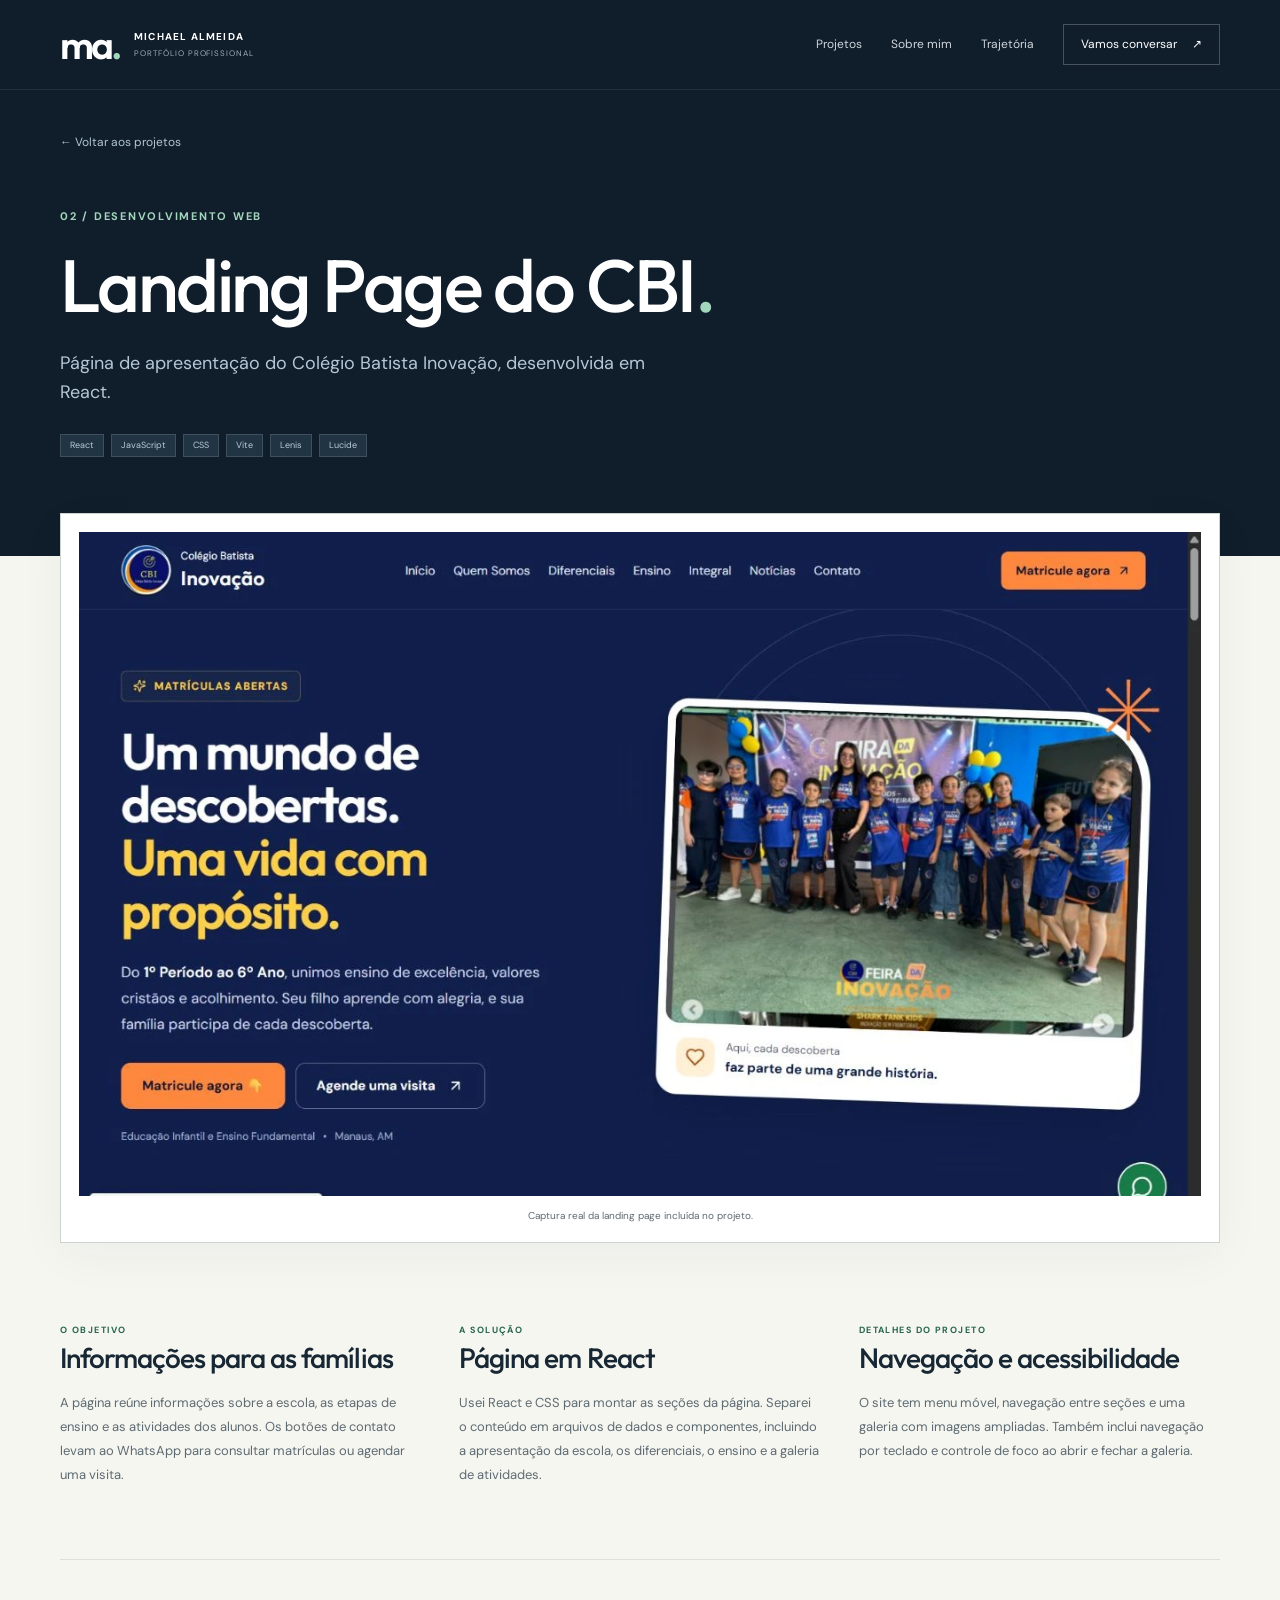
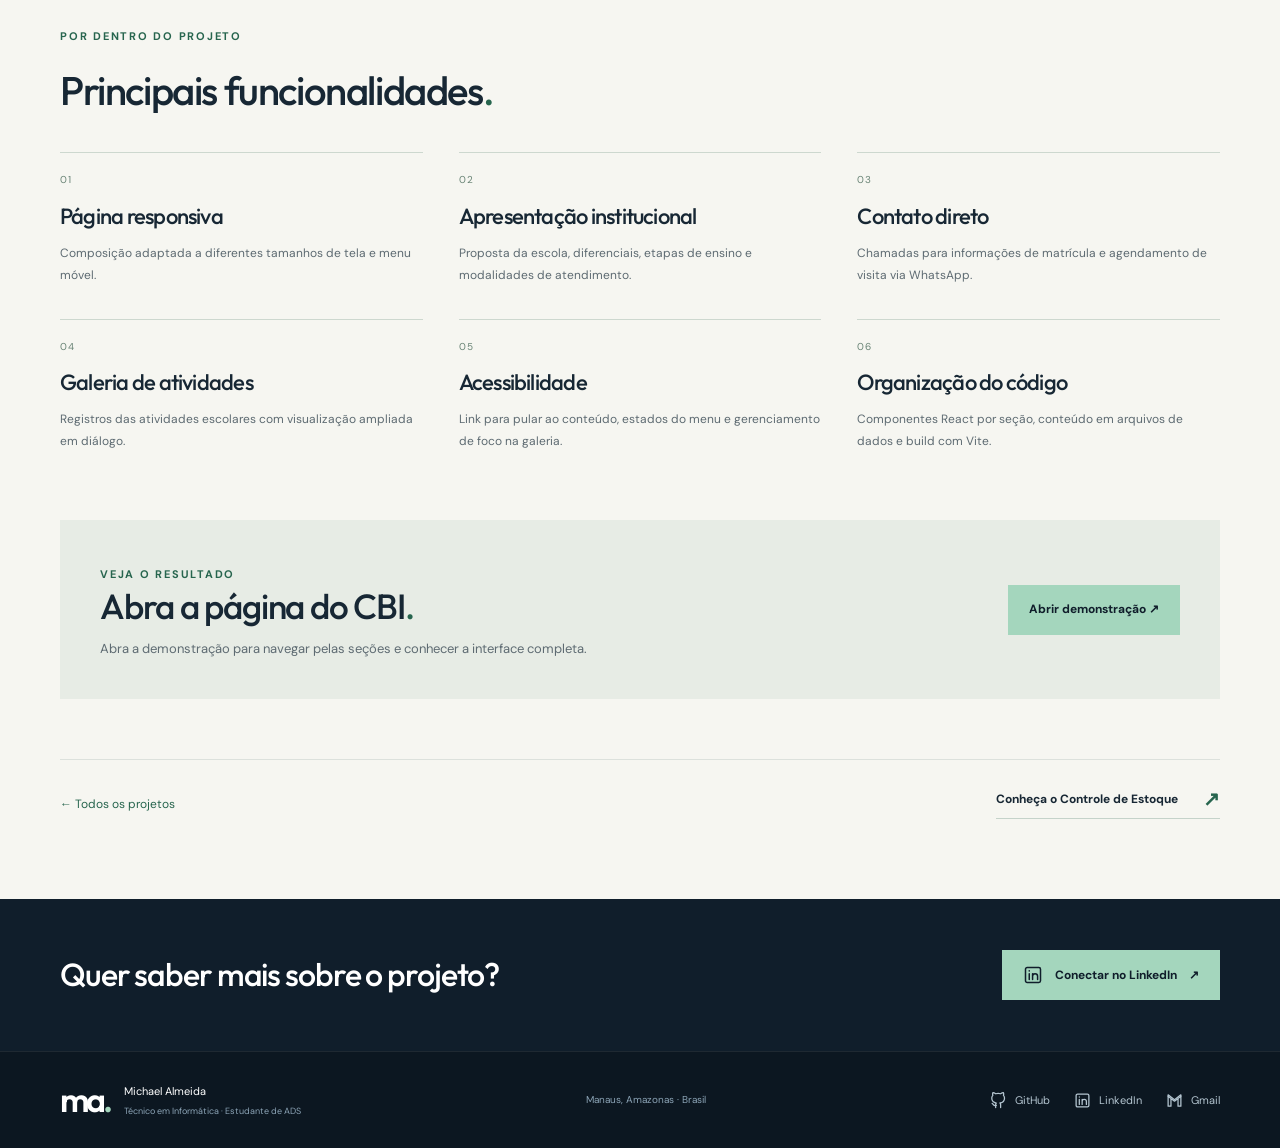
<file: projeto-cbi.html>
<!doctype html>
<html lang="pt-BR"><head><meta charset="utf-8"><meta name="viewport" content="width=device-width,initial-scale=1">
<title>Landing Page do CBI | Michael Almeida</title><meta name="description" content="Página de apresentação do Colégio Batista Inovação, desenvolvida em React.">
<meta name="theme-color" content="#101e2b"><meta property="og:type" content="website"><meta property="og:locale" content="pt_BR"><meta property="og:title" content="Landing Page do CBI | Michael Almeida"><meta property="og:description" content="Página de apresentação do Colégio Batista Inovação, desenvolvida em React.">
<link rel="icon" href="assets/favicon.svg" type="image/svg+xml"><link rel="preload" href="assets/fonts/dm-sans.woff2" as="font" type="font/woff2" crossorigin><link rel="stylesheet" href="assets/style.css?v=6"><script src="assets/main.js" defer></script><link rel="canonical" href="https://michaelfellype.github.io/Portifolio/projeto-cbi.html"><meta property="og:url" content="https://michaelfellype.github.io/Portifolio/projeto-cbi.html"><meta property="og:image" content="https://michaelfellype.github.io/Portifolio/assets/social-profile.png"><meta property="og:image:width" content="1265"><meta property="og:image:height" content="791"><meta property="og:image:alt" content="Michael Almeida — portfólio de projetos em Excel e desenvolvimento web"><meta name="twitter:card" content="summary_large_image"></head><body>
<a class="skip-link" href="#conteudo">Pular para o conteúdo</a><header class="site-header"><div class="container header-inner">
<a class="brand" href="index.html" aria-label="Michael Almeida — início"><span class="monogram">ma<span>.</span></span><span class="brand-caption">MICHAEL ALMEIDA<br><small>PORTFÓLIO PROFISSIONAL</small></span></a>
<button class="menu-toggle" aria-label="Abrir menu" aria-controls="navigation" aria-expanded="false"><span></span><span></span></button>
<nav id="navigation" aria-label="Navegação principal"><a href="index.html#projetos">Projetos</a><a href="index.html#sobre">Sobre mim</a><a href="index.html#trajetoria">Trajetória</a><a class="nav-contact" href="index.html#contato">Vamos conversar <span aria-hidden="true">↗</span></a></nav></div></header><main id="conteudo"><section class="case-hero"><div class="container"><a class="back-link" href="index.html#projetos">← Voltar aos projetos</a><p class="eyebrow light">02 / DESENVOLVIMENTO WEB</p><h1>Landing Page do CBI<span>.</span></h1><p class="case-subtitle">Página de apresentação do Colégio Batista Inovação, desenvolvida em React.</p><div class="tags dark-tags"><span>React</span><span>JavaScript</span><span>CSS</span><span>Vite</span><span>Lenis</span><span>Lucide</span></div></div></section>
<section class="case-body"><div class="container"><figure class="case-preview"><img src="assets/cbi-preview.webp" width="1200" height="710" alt="Captura real da página inicial do CBI"><figcaption>Captura real da landing page incluída no projeto.</figcaption></figure>
<div class="case-narrative"><div><span class="eyebrow">O OBJETIVO</span><h2>Informações para as famílias</h2><p>A página reúne informações sobre a escola, as etapas de ensino e as atividades dos alunos. Os botões de contato levam ao WhatsApp para consultar matrículas ou agendar uma visita.</p></div><div><span class="eyebrow">A SOLUÇÃO</span><h2>Página em React</h2><p>Usei React e CSS para montar as seções da página. Separei o conteúdo em arquivos de dados e componentes, incluindo a apresentação da escola, os diferenciais, o ensino e a galeria de atividades.</p></div><div><span class="eyebrow">DETALHES DO PROJETO</span><h2>Navegação e acessibilidade</h2><p>O site tem menu móvel, navegação entre seções e uma galeria com imagens ampliadas. Também inclui navegação por teclado e controle de foco ao abrir e fechar a galeria.</p></div></div>
<div class="case-functions"><p class="eyebrow">POR DENTRO DO PROJETO</p><h2>Principais funcionalidades<span>.</span></h2><div class="function-grid"><article><span class="skill-number">01</span><h3>Página responsiva</h3><p>Composição adaptada a diferentes tamanhos de tela e menu móvel.</p></article><article><span class="skill-number">02</span><h3>Apresentação institucional</h3><p>Proposta da escola, diferenciais, etapas de ensino e modalidades de atendimento.</p></article><article><span class="skill-number">03</span><h3>Contato direto</h3><p>Chamadas para informações de matrícula e agendamento de visita via WhatsApp.</p></article><article><span class="skill-number">04</span><h3>Galeria de atividades</h3><p>Registros das atividades escolares com visualização ampliada em diálogo.</p></article><article><span class="skill-number">05</span><h3>Acessibilidade</h3><p>Link para pular ao conteúdo, estados do menu e gerenciamento de foco na galeria.</p></article><article><span class="skill-number">06</span><h3>Organização do código</h3><p>Componentes React por seção, conteúdo em arquivos de dados e build com Vite.</p></article></div></div><div class="live-project"><div><span class="eyebrow">VEJA O RESULTADO</span><h2>Abra a página do CBI<span>.</span></h2><p>Abra a demonstração para navegar pelas seções e conhecer a interface completa.</p></div><a class="button primary" href="projetos/cbi/" target="_blank" rel="noopener noreferrer">Abrir demonstração ↗</a></div><div class="case-next"><a class="back-link" href="index.html#projetos">← Todos os projetos</a><a class="project-link" href="projeto-estoque.html">Conheça o Controle de Estoque <span aria-hidden="true">↗</span></a></div></div></section><section class="case-contact"><div class="container"><h2>Quer saber mais sobre o projeto?</h2><a class="button primary" href="https://www.linkedin.com/in/michael-almeida2/" target="_blank" rel="noopener noreferrer"><svg class="social-icon" xmlns="http://www.w3.org/2000/svg" viewBox="0 0 24 24" fill="none" stroke="currentColor" stroke-width="1.8" stroke-linecap="round" stroke-linejoin="round" aria-hidden="true" focusable="false"><rect x="3" y="3" width="18" height="18" rx="2"/><path d="M7.5 10.5v7M7.5 7v.1M11.5 17.5v-7m0 3a3 3 0 0 1 6 0v4"/></svg>Conectar no LinkedIn <span aria-hidden="true">↗</span></a></div></section></main><footer class="site-footer"><div class="container footer-inner"><a class="brand" href="index.html"><span class="monogram">ma<span>.</span></span><span>Michael Almeida<small>Técnico em Informática · Estudante de ADS</small></span></a><p>Manaus, Amazonas · Brasil</p><nav class="footer-socials" aria-label="Redes sociais e e-mail"><a href="https://github.com/michaelfellype" target="_blank" rel="noopener noreferrer"><svg class="social-icon" xmlns="http://www.w3.org/2000/svg" viewBox="0 0 24 24" fill="none" stroke="currentColor" stroke-width="1.8" stroke-linecap="round" stroke-linejoin="round" aria-hidden="true" focusable="false"><path d="M9 19c-4.3 1.4-4.3-2.5-6-3m12 6v-3.87a3.37 3.37 0 0 0-.94-2.61c3.14-.35 6.44-1.54 6.44-7A5.44 5.44 0 0 0 19 4.77 5.07 5.07 0 0 0 18.91 1S17.73.65 15 2.48a13.38 13.38 0 0 0-7 0C5.27.65 4.09 1 4.09 1A5.07 5.07 0 0 0 4 4.77a5.44 5.44 0 0 0-1.5 3.78c0 5.42 3.3 6.61 6.44 7A3.37 3.37 0 0 0 8 18.13V22"/></svg><span>GitHub</span></a><a href="https://www.linkedin.com/in/michael-almeida2/" target="_blank" rel="noopener noreferrer"><svg class="social-icon" xmlns="http://www.w3.org/2000/svg" viewBox="0 0 24 24" fill="none" stroke="currentColor" stroke-width="1.8" stroke-linecap="round" stroke-linejoin="round" aria-hidden="true" focusable="false"><rect x="3" y="3" width="18" height="18" rx="2"/><path d="M7.5 10.5v7M7.5 7v.1M11.5 17.5v-7m0 3a3 3 0 0 1 6 0v4"/></svg><span>LinkedIn</span></a><a href="mailto:michaelfellype1@gmail.com"><svg class="social-icon" xmlns="http://www.w3.org/2000/svg" viewBox="0 0 24 24" fill="none" stroke="currentColor" stroke-width="1.8" stroke-linecap="round" stroke-linejoin="round" aria-hidden="true" focusable="false"><path d="M3 6l9 7 9-7M3 6v14h4V9M21 6v14h-4V9"/><path d="M3 6V4l9 7 9-7v2"/></svg><span>Gmail</span></a></nav></div></footer></body></html>
</file>
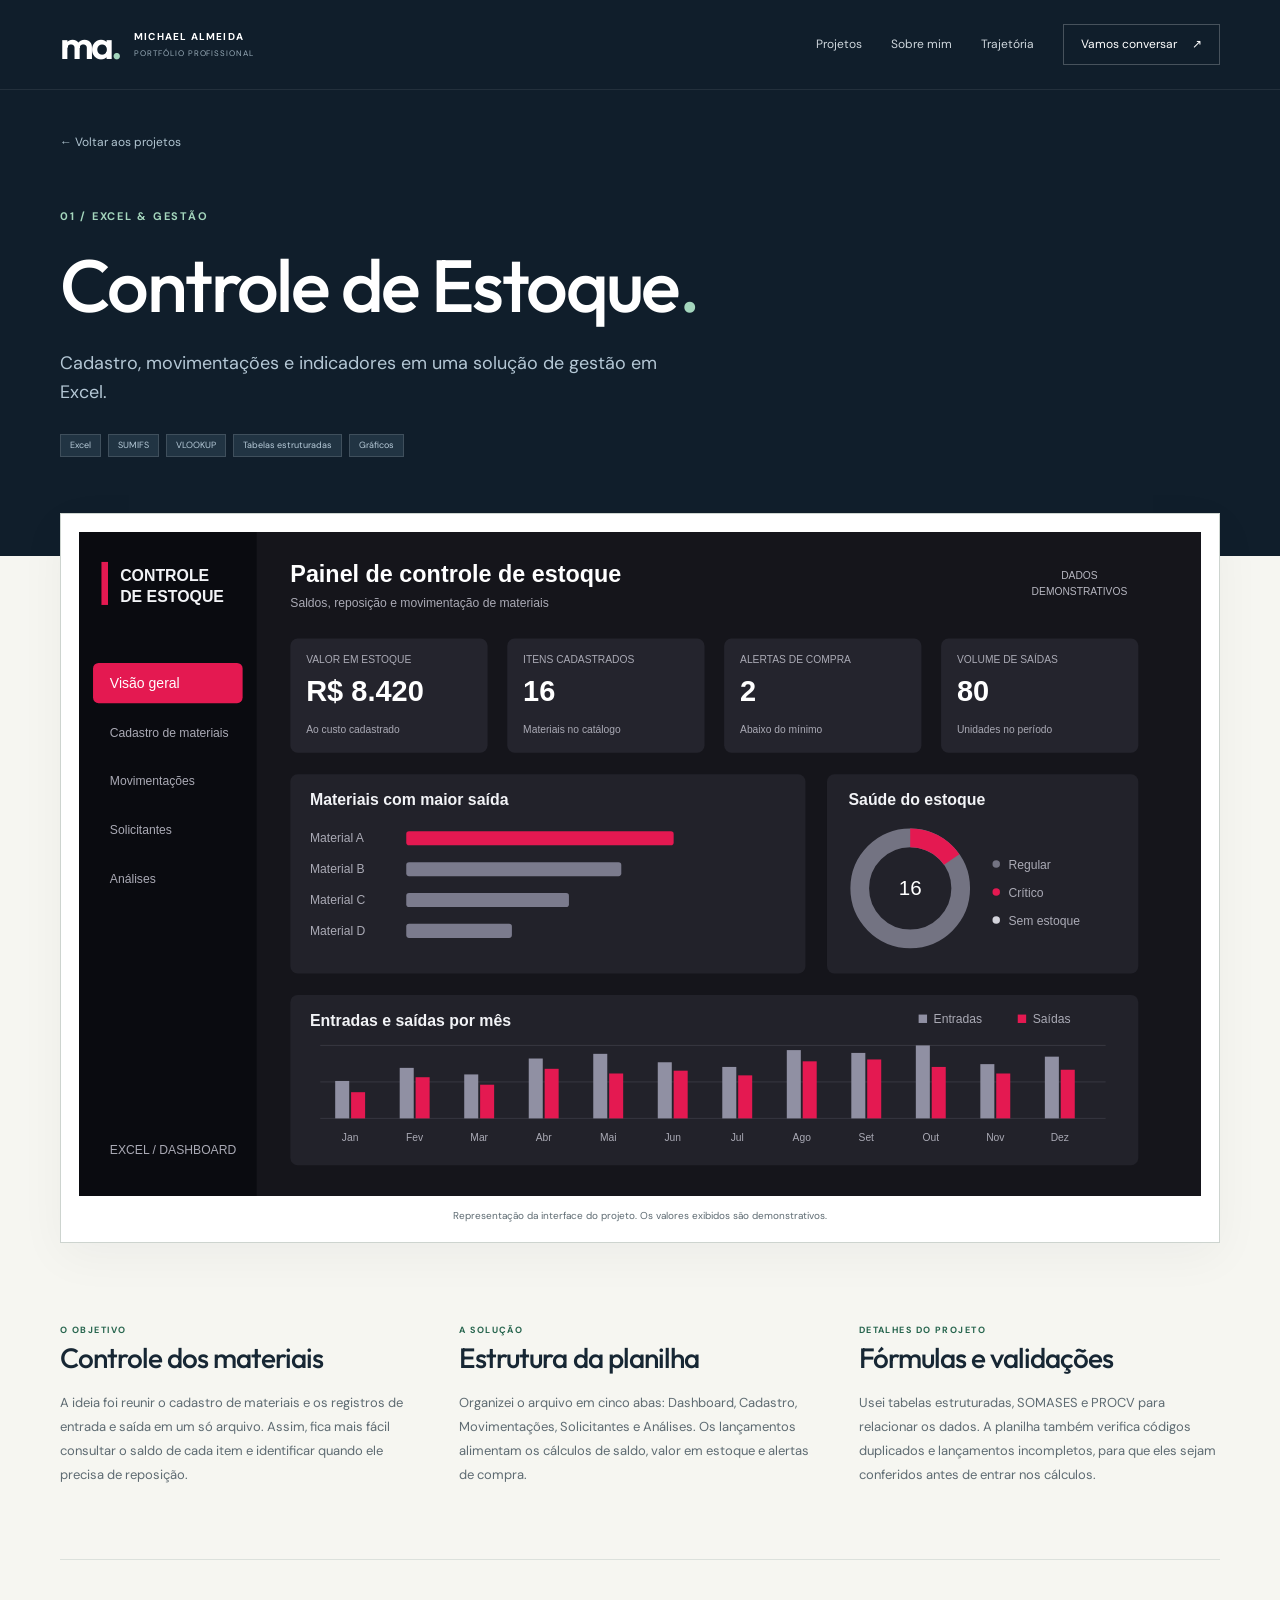
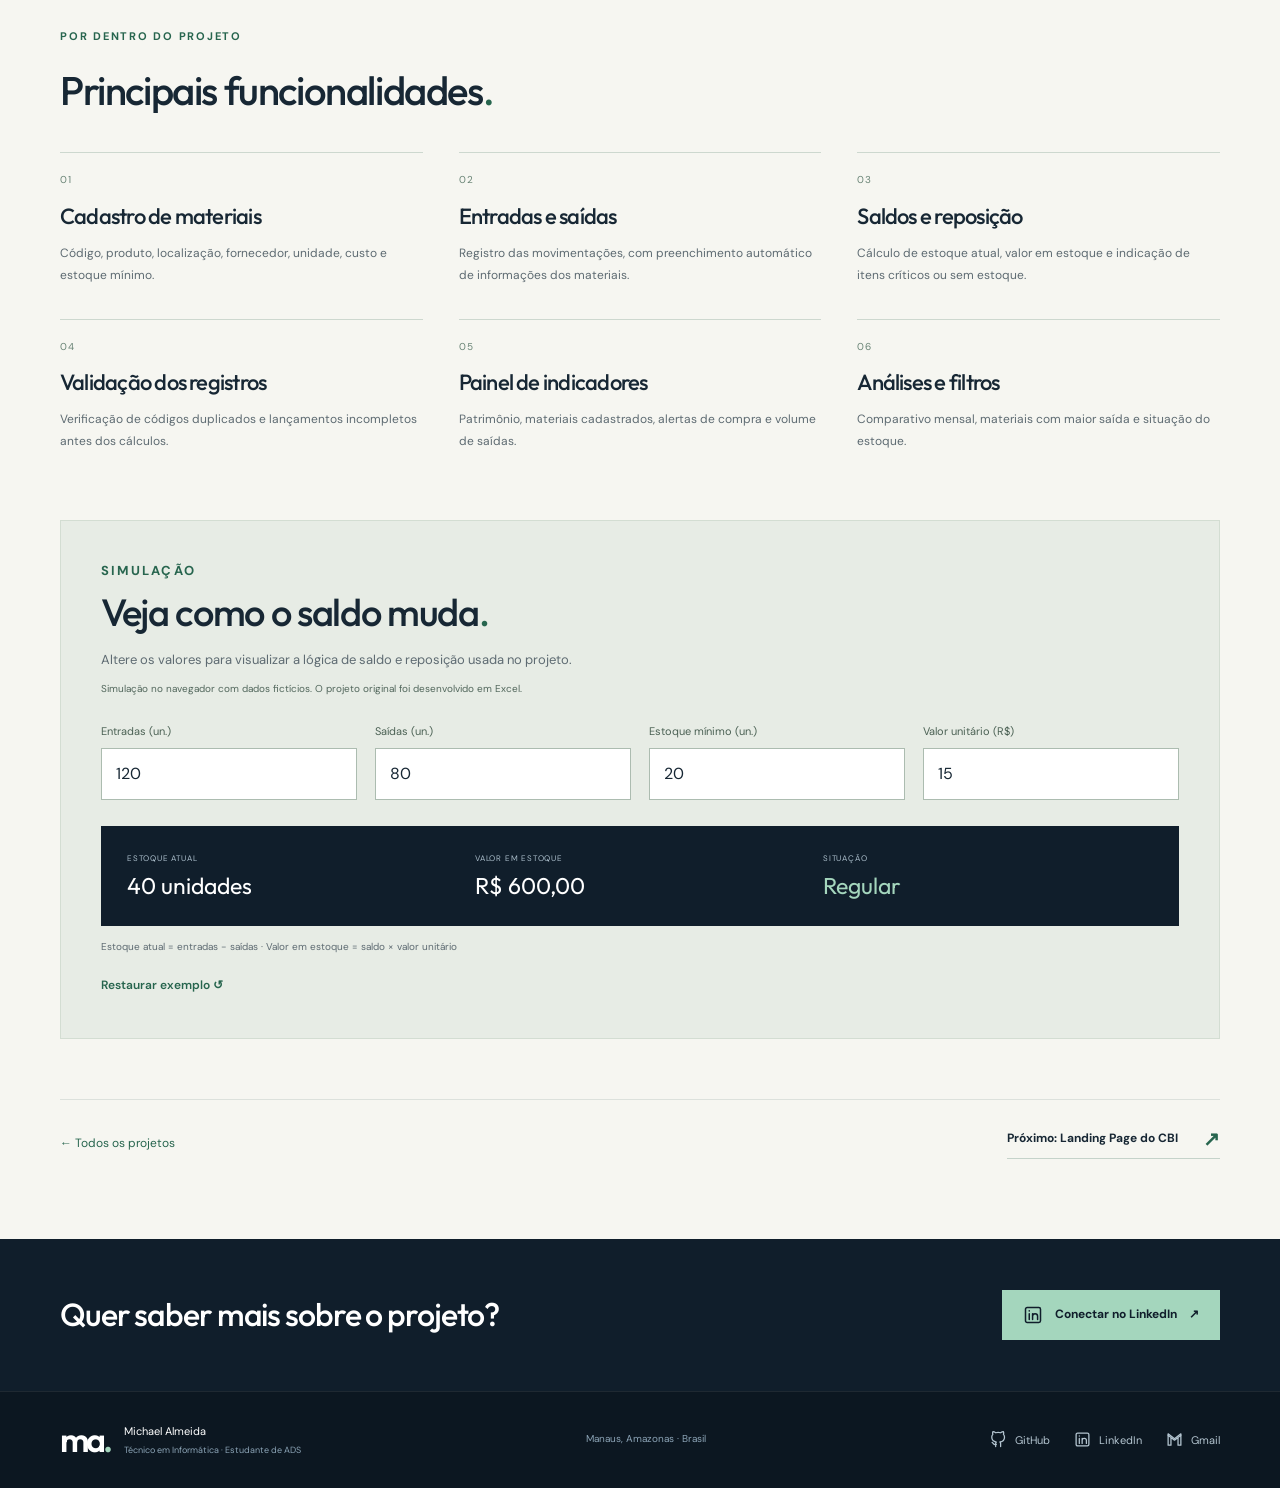
<file: projeto-estoque.html>
<!doctype html>
<html lang="pt-BR"><head><meta charset="utf-8"><meta name="viewport" content="width=device-width,initial-scale=1">
<title>Controle de Estoque | Michael Almeida</title><meta name="description" content="Cadastro, movimentações e indicadores em uma solução de gestão em Excel.">
<meta name="theme-color" content="#101e2b"><meta property="og:type" content="website"><meta property="og:locale" content="pt_BR"><meta property="og:title" content="Controle de Estoque | Michael Almeida"><meta property="og:description" content="Cadastro, movimentações e indicadores em uma solução de gestão em Excel.">
<link rel="icon" href="assets/favicon.svg" type="image/svg+xml"><link rel="preload" href="assets/fonts/dm-sans.woff2" as="font" type="font/woff2" crossorigin><link rel="stylesheet" href="assets/style.css?v=6"><script src="assets/main.js" defer></script><link rel="canonical" href="https://michaelfellype.github.io/Portifolio/projeto-estoque.html"><meta property="og:url" content="https://michaelfellype.github.io/Portifolio/projeto-estoque.html"><meta property="og:image" content="https://michaelfellype.github.io/Portifolio/assets/social-profile.png"><meta property="og:image:width" content="1265"><meta property="og:image:height" content="791"><meta property="og:image:alt" content="Michael Almeida — portfólio de projetos em Excel e desenvolvimento web"><meta name="twitter:card" content="summary_large_image"></head><body>
<a class="skip-link" href="#conteudo">Pular para o conteúdo</a><header class="site-header"><div class="container header-inner">
<a class="brand" href="index.html" aria-label="Michael Almeida — início"><span class="monogram">ma<span>.</span></span><span class="brand-caption">MICHAEL ALMEIDA<br><small>PORTFÓLIO PROFISSIONAL</small></span></a>
<button class="menu-toggle" aria-label="Abrir menu" aria-controls="navigation" aria-expanded="false"><span></span><span></span></button>
<nav id="navigation" aria-label="Navegação principal"><a href="index.html#projetos">Projetos</a><a href="index.html#sobre">Sobre mim</a><a href="index.html#trajetoria">Trajetória</a><a class="nav-contact" href="index.html#contato">Vamos conversar <span aria-hidden="true">↗</span></a></nav></div></header><main id="conteudo"><section class="case-hero"><div class="container"><a class="back-link" href="index.html#projetos">← Voltar aos projetos</a><p class="eyebrow light">01 / EXCEL & GESTÃO</p><h1>Controle de Estoque<span>.</span></h1><p class="case-subtitle">Cadastro, movimentações e indicadores em uma solução de gestão em Excel.</p><div class="tags dark-tags"><span>Excel</span><span>SUMIFS</span><span>VLOOKUP</span><span>Tabelas estruturadas</span><span>Gráficos</span></div></div></section>
<section class="case-body"><div class="container"><figure class="case-preview"><img src="assets/estoque-preview.svg" width="1200" height="710" alt="Representação do painel de estoque com dados demonstrativos"><figcaption>Representação da interface do projeto. Os valores exibidos são demonstrativos.</figcaption></figure>
<div class="case-narrative"><div><span class="eyebrow">O OBJETIVO</span><h2>Controle dos materiais</h2><p>A ideia foi reunir o cadastro de materiais e os registros de entrada e saída em um só arquivo. Assim, fica mais fácil consultar o saldo de cada item e identificar quando ele precisa de reposição.</p></div><div><span class="eyebrow">A SOLUÇÃO</span><h2>Estrutura da planilha</h2><p>Organizei o arquivo em cinco abas: Dashboard, Cadastro, Movimentações, Solicitantes e Análises. Os lançamentos alimentam os cálculos de saldo, valor em estoque e alertas de compra.</p></div><div><span class="eyebrow">DETALHES DO PROJETO</span><h2>Fórmulas e validações</h2><p>Usei tabelas estruturadas, SOMASES e PROCV para relacionar os dados. A planilha também verifica códigos duplicados e lançamentos incompletos, para que eles sejam conferidos antes de entrar nos cálculos.</p></div></div>
<div class="case-functions"><p class="eyebrow">POR DENTRO DO PROJETO</p><h2>Principais funcionalidades<span>.</span></h2><div class="function-grid"><article><span class="skill-number">01</span><h3>Cadastro de materiais</h3><p>Código, produto, localização, fornecedor, unidade, custo e estoque mínimo.</p></article><article><span class="skill-number">02</span><h3>Entradas e saídas</h3><p>Registro das movimentações, com preenchimento automático de informações dos materiais.</p></article><article><span class="skill-number">03</span><h3>Saldos e reposição</h3><p>Cálculo de estoque atual, valor em estoque e indicação de itens críticos ou sem estoque.</p></article><article><span class="skill-number">04</span><h3>Validação dos registros</h3><p>Verificação de códigos duplicados e lançamentos incompletos antes dos cálculos.</p></article><article><span class="skill-number">05</span><h3>Painel de indicadores</h3><p>Patrimônio, materiais cadastrados, alertas de compra e volume de saídas.</p></article><article><span class="skill-number">06</span><h3>Análises e filtros</h3><p>Comparativo mensal, materiais com maior saída e situação do estoque.</p></article></div></div><section class="stock-demo" aria-labelledby="demo-title"><div class="demo-intro"><p class="eyebrow">SIMULAÇÃO</p><h2 id="demo-title">Veja como o saldo muda<span>.</span></h2><p>Altere os valores para visualizar a lógica de saldo e reposição usada no projeto.</p><p class="demo-note">Simulação no navegador com dados fictícios. O projeto original foi desenvolvido em Excel.</p></div><form id="stock-simulator"><div class="demo-fields"><label>Entradas (un.)<input id="entradas" type="number" min="0" step="1" value="120" required></label><label>Saídas (un.)<input id="saidas" type="number" min="0" step="1" value="80" required></label><label>Estoque mínimo (un.)<input id="minimo" type="number" min="0" step="1" value="20" required></label><label>Valor unitário (R$)<input id="custo" type="number" min="0" step="0.01" value="15" required></label></div><div class="demo-results" aria-live="polite" aria-atomic="true"><div><small>ESTOQUE ATUAL</small><output id="saldo">40 unidades</output></div><div><small>VALOR EM ESTOQUE</small><output id="valor">R$ 600,00</output></div><div><small>SITUAÇÃO</small><output id="situacao" class="regular">Regular</output></div></div><p class="demo-formula">Estoque atual = entradas − saídas · Valor em estoque = saldo × valor unitário</p><button class="text-link" type="reset">Restaurar exemplo ↺</button></form></section><div class="case-next"><a class="back-link" href="index.html#projetos">← Todos os projetos</a><a class="project-link" href="projeto-cbi.html">Próximo: Landing Page do CBI <span aria-hidden="true">↗</span></a></div></div></section><section class="case-contact"><div class="container"><h2>Quer saber mais sobre o projeto?</h2><a class="button primary" href="https://www.linkedin.com/in/michael-almeida2/" target="_blank" rel="noopener noreferrer"><svg class="social-icon" xmlns="http://www.w3.org/2000/svg" viewBox="0 0 24 24" fill="none" stroke="currentColor" stroke-width="1.8" stroke-linecap="round" stroke-linejoin="round" aria-hidden="true" focusable="false"><rect x="3" y="3" width="18" height="18" rx="2"/><path d="M7.5 10.5v7M7.5 7v.1M11.5 17.5v-7m0 3a3 3 0 0 1 6 0v4"/></svg>Conectar no LinkedIn <span aria-hidden="true">↗</span></a></div></section></main><footer class="site-footer"><div class="container footer-inner"><a class="brand" href="index.html"><span class="monogram">ma<span>.</span></span><span>Michael Almeida<small>Técnico em Informática · Estudante de ADS</small></span></a><p>Manaus, Amazonas · Brasil</p><nav class="footer-socials" aria-label="Redes sociais e e-mail"><a href="https://github.com/michaelfellype" target="_blank" rel="noopener noreferrer"><svg class="social-icon" xmlns="http://www.w3.org/2000/svg" viewBox="0 0 24 24" fill="none" stroke="currentColor" stroke-width="1.8" stroke-linecap="round" stroke-linejoin="round" aria-hidden="true" focusable="false"><path d="M9 19c-4.3 1.4-4.3-2.5-6-3m12 6v-3.87a3.37 3.37 0 0 0-.94-2.61c3.14-.35 6.44-1.54 6.44-7A5.44 5.44 0 0 0 19 4.77 5.07 5.07 0 0 0 18.91 1S17.73.65 15 2.48a13.38 13.38 0 0 0-7 0C5.27.65 4.09 1 4.09 1A5.07 5.07 0 0 0 4 4.77a5.44 5.44 0 0 0-1.5 3.78c0 5.42 3.3 6.61 6.44 7A3.37 3.37 0 0 0 8 18.13V22"/></svg><span>GitHub</span></a><a href="https://www.linkedin.com/in/michael-almeida2/" target="_blank" rel="noopener noreferrer"><svg class="social-icon" xmlns="http://www.w3.org/2000/svg" viewBox="0 0 24 24" fill="none" stroke="currentColor" stroke-width="1.8" stroke-linecap="round" stroke-linejoin="round" aria-hidden="true" focusable="false"><rect x="3" y="3" width="18" height="18" rx="2"/><path d="M7.5 10.5v7M7.5 7v.1M11.5 17.5v-7m0 3a3 3 0 0 1 6 0v4"/></svg><span>LinkedIn</span></a><a href="mailto:michaelfellype1@gmail.com"><svg class="social-icon" xmlns="http://www.w3.org/2000/svg" viewBox="0 0 24 24" fill="none" stroke="currentColor" stroke-width="1.8" stroke-linecap="round" stroke-linejoin="round" aria-hidden="true" focusable="false"><path d="M3 6l9 7 9-7M3 6v14h4V9M21 6v14h-4V9"/><path d="M3 6V4l9 7 9-7v2"/></svg><span>Gmail</span></a></nav></div></footer></body></html>
</file>
<file: assets/style.css>
@font-face{font-family:DM Sans;src:url(fonts/dm-sans.woff2) format('woff2');font-weight:100 1000;font-display:swap}@font-face{font-family:Outfit;src:url(fonts/outfit.woff2) format('woff2');font-weight:100 900;font-display:swap}
:root{--navy:#101e2b;--navy2:#172938;--paper:#f6f6f1;--ink:#172734;--muted:#5e6b72;--line:#dce1dc;--accent:#a4d6bd;--green:#27654e;--white:#fff;--font:DM Sans,Arial,sans-serif}*{box-sizing:border-box}html{scroll-behavior:smooth;scroll-padding-top:95px}body{margin:0;background:var(--paper);color:var(--ink);font-family:var(--font);line-height:1.65;-webkit-font-smoothing:antialiased}a{color:inherit;text-decoration:none}button,input{font:inherit}button,a,input{-webkit-tap-highlight-color:transparent}a:focus-visible,button:focus-visible,input:focus-visible{outline:3px solid #4f9e7a;outline-offset:5px}img{display:block;max-width:100%;height:auto}h1,h2,h3,h4,p,figure{margin:0}h1,h2,h3,h4{font-family:Outfit,Arial,sans-serif;line-height:1.12;letter-spacing:-.035em;font-weight:500}h2{font-size:clamp(35px,4vw,52px)}h2>span,h1>span{color:var(--green)}p{color:var(--muted)}.container{width:min(1160px,calc(100% - 96px));margin:auto}.section{padding:106px 0}.eyebrow{font-size:11px;letter-spacing:.16em;font-weight:700;line-height:1.5;margin-bottom:23px;color:var(--green)}.eyebrow.light{color:var(--accent)}.skip-link{position:fixed;z-index:100;left:16px;top:-100px;padding:10px 15px;background:var(--white);color:var(--ink)}.skip-link:focus{top:10px}.site-header{height:90px;background:var(--navy);color:#fff;border-bottom:1px solid #ffffff14;position:sticky;top:0;z-index:20}.header-inner{height:100%;display:flex;align-items:center;justify-content:space-between;gap:30px}.brand{display:flex;align-items:center;gap:14px}.monogram{font-family:Outfit,Arial,sans-serif;font-size:39px;letter-spacing:-3px;font-weight:600;line-height:1}.monogram>span{color:var(--accent)}.brand-caption{font-size:10px;line-height:1.55;letter-spacing:.12em;font-weight:700}.brand-caption small{color:#99acb9;font-size:8px;letter-spacing:.12em;font-weight:400}.site-header nav{display:flex;align-items:center;gap:29px;font-size:12px}.site-header nav>a{padding:10px 0;color:#ced6dc}.site-header nav>a:hover{color:var(--accent)}.site-header nav>a.nav-contact{padding:10px 17px;border:1px solid #ffffff3b;color:#fff}.nav-contact span{margin-left:12px}.menu-toggle{display:none}.hero{background:var(--navy);color:#fff;overflow:hidden}.hero-grid{display:grid;grid-template-columns:1fr 1fr;gap:40px;align-items:center;padding-top:74px;padding-bottom:65px}.status-dot{display:inline-block;width:6px;height:6px;background:var(--accent);border-radius:50%;margin:0 8px 1px 0}.hero h1{font-size:clamp(70px,8.5vw,112px);line-height:.95;letter-spacing:-.055em;font-weight:500;margin:28px 0}.hero h1>span,.contact h2>span,.case-hero h1>span{color:var(--accent)}.hero-role{color:#eef3f5;font-size:17px;font-weight:500;margin-bottom:17px}.hero-description{max-width:460px;color:#aabcc9;font-size:15px;line-height:1.8}.hero-actions{display:flex;gap:27px;align-items:center;margin-top:31px}.button{display:inline-flex;gap:23px;align-items:center;justify-content:center;padding:15px 21px;font-size:12px;font-weight:700;border:0;transition:background .2s,transform .2s}.button:hover{transform:translateY(-2px)}.button.primary{color:var(--navy);background:var(--accent)}.button.primary:hover{background:#c5e7d5}.hero-link{font-size:12px;color:#e6edf1}.hero-link span{margin-left:10px}.hero-meta{display:flex;gap:18px;font-size:10px;letter-spacing:.03em;margin-top:38px;color:#9bb0bf}.hero-meta span+span{padding-left:18px;border-left:1px solid #6f859266}.hero-visual{height:495px;position:relative;isolation:isolate}.visual-grid{position:absolute;inset:-35px -55px -20px -20px;z-index:-1;background-image:linear-gradient(#aec5d809 1px,transparent 1px),linear-gradient(90deg,#aec5d809 1px,transparent 1px);background-size:36px 36px;mask-image:radial-gradient(ellipse at center,#000 20%,transparent 70%)}.visual-label{position:absolute;top:16px;left:100px;font-size:8px;letter-spacing:.19em;color:#88a4b8}.hero-window{display:block;position:absolute;width:95%;border:1px solid #a6b9c941;border-radius:9px;overflow:hidden;box-shadow:0 20px 60px #030a114d;background:#1b2c3b;transition:transform .3s}.school-window{top:70px;left:45px;transform:rotate(5deg);z-index:1}.school-window:hover{transform:rotate(2deg) translateY(-5px)}.stock-window{top:237px;left:-13px;width:81%;z-index:2;transform:rotate(-5deg)}.stock-window:hover{transform:rotate(-2deg) translateY(-5px)}.window-bar{height:29px;display:flex;align-items:center;gap:13px;padding:0 12px;color:#aebdca;font-size:8px;font-family:var(--font);border-bottom:1px solid #aec5d82e;background:#223445}.window-bar>span:last-child{margin-left:auto;font-size:13px}.window-dots{font-size:7px;letter-spacing:2px;color:#69899f}.visual-note{position:absolute;bottom:-17px;right:-4px;display:flex;align-items:center;gap:12px;color:#91a9b9;font-size:10px;line-height:1.6}.visual-note strong{font-weight:400;color:var(--accent)}.note-mark{font-size:33px;color:var(--accent)}.hero-bottom{display:flex;justify-content:space-between;align-items:center;border-top:1px solid #ffffff1a;padding:21px 0;color:#97adbd;font-size:9px;letter-spacing:.13em}.hero-bottom a{letter-spacing:0;font-size:10px;color:#cad6df}.hero-bottom a>span{margin-left:16px;color:var(--accent)}.expertise-strip{border-bottom:1px solid var(--line);background:#ecefe8}.expertise-strip>.container{display:flex;align-items:center;justify-content:space-between;gap:15px;padding:23px 0;color:#526359;font-size:11px}.expertise-strip i{color:#608271;font-size:18px;font-style:normal}.section-heading{display:flex;justify-content:space-between;align-items:flex-end;gap:30px;margin-bottom:55px}.section-heading .eyebrow{margin-bottom:17px}.section-heading>p{font-size:13px;line-height:1.8;margin-bottom:3px}.project-card{display:grid;grid-template-columns:1.14fr 1fr;background:#fff;border:1px solid var(--line);margin-top:31px;min-height:443px}.project-image{position:relative;display:flex;flex-direction:column;justify-content:center;align-items:center;padding:44px 35px 40px;overflow:hidden;min-width:0}.stock-stage{background:#e4e9e5}.school-stage{background:#e7eaf0}.project-browser{width:100%;border-radius:6px;overflow:hidden;border:1px solid #17273420;box-shadow:0 20px 35px #17273420;transition:transform .3s}.project-image:hover .project-browser{transform:translateY(-5px)}.browser-top{display:flex;align-items:center;gap:21px;font-size:7px;letter-spacing:.07em;color:#82908d;background:#f7f9f7;padding:9px 12px}.browser-top>span:first-child{font-size:6px;letter-spacing:2px}.image-caption{position:absolute;bottom:17px;font-size:8px;color:#647169;text-align:center}.project-copy{padding:43px 42px;display:flex;flex-direction:column;align-items:flex-start}.project-kicker{color:#6e7d76;font-size:9px;letter-spacing:.13em;margin-bottom:18px;font-weight:600}.project-kicker>span{color:var(--green);border:1px solid #cddbd3;padding:4px 6px;margin-right:10px;letter-spacing:0}.project-copy h3{font-size:38px;margin-bottom:17px}.project-copy>p{font-size:12px;line-height:1.85;max-width:370px}.feature-list{padding:0;list-style:none;margin:19px 0 24px;font-size:10px;color:#586b60;line-height:1.8}.feature-list li{padding-left:16px;position:relative;margin-bottom:5px}.feature-list li:before{content:'↳';position:absolute;left:0;color:var(--green)}.tags{display:flex;gap:7px;flex-wrap:wrap}.tags>span{font-size:9px;padding:4px 9px;border:1px solid #dce4df;background:#f6f8f5;color:#5a6a61;line-height:1.45}.project-link{display:inline-flex;gap:25px;justify-content:space-between;align-items:center;font-size:12px;font-weight:700;margin-top:26px;border-bottom:1px solid #c5d3ca;padding-bottom:9px;color:var(--ink)}.project-link:hover,.text-link:hover{color:var(--green)}.project-link span{color:var(--green);font-size:20px;line-height:1}.reverse .project-image{order:2}.reverse .project-copy{order:1}.about{background:#edf0e9;border-top:1px solid var(--line);border-bottom:1px solid var(--line)}.about-grid{display:grid;grid-template-columns:1fr 1fr;gap:75px}.about-grid h2{font-size:43px}.about-copy .lead{font-size:20px;line-height:1.55;color:var(--ink);margin-bottom:24px}.about-copy>p:not(.lead){font-size:13px;line-height:1.85;margin-bottom:15px}.text-link{display:inline-flex;gap:18px;align-items:center;font-size:12px;font-weight:600;color:var(--green);background:none;border:0;padding:0;cursor:pointer}.about-copy>.text-link{margin-top:12px}.about-signature{display:flex;align-items:center;gap:15px;margin-top:37px}.signature-avatar{display:flex;align-items:center;justify-content:center;width:46px;height:46px;border-radius:50%;background:var(--navy);color:var(--accent);font-family:Outfit;font-size:17px}.about-signature strong{font-size:12px;font-weight:500}.about-signature small{display:block;font-size:10px;color:var(--muted)}.skills-grid{display:grid;grid-template-columns:repeat(3,1fr);gap:37px;margin-top:66px;padding-top:37px;border-top:1px solid #cdd7ce}.skill-number{display:block;color:#688375;font-size:10px;letter-spacing:.1em;margin-bottom:15px}.skill-column h3{font-size:21px;margin-bottom:13px;letter-spacing:-.025em}.skill-column p{font-size:12px;line-height:1.8;margin-bottom:23px}.career-grid{display:grid;grid-template-columns:1.15fr 1fr;gap:92px}.column-title{font-family:var(--font);font-size:14px;letter-spacing:0;margin-bottom:32px;font-weight:600}.timeline{margin:0;padding:0 0 0 22px;list-style:none;border-left:1px solid #c7d3cb}.timeline>li{position:relative;padding:0 0 34px 6px}.timeline>li:last-child{padding-bottom:0}.timeline>li:before{content:'';position:absolute;left:-27px;top:6px;width:9px;height:9px;background:var(--green);border-radius:50%;box-shadow:0 0 0 5px var(--paper)}.timeline-date{display:block;font-size:9px;letter-spacing:.09em;color:#5b7665;margin-bottom:9px;font-weight:600}.timeline h4,.education-item h4{font-size:21px;line-height:1.3;letter-spacing:-.025em;margin-bottom:7px}.timeline p{font-size:12px;line-height:1.8}.timeline .timeline-role{color:var(--ink);font-size:11px;margin-bottom:8px}.education-panel{background:#ecefe8;padding:31px;align-self:start;border-top:2px solid var(--green)}.education-panel .column-title{margin-bottom:30px}.education-item{padding-bottom:24px;margin-bottom:24px;border-bottom:1px solid #d0d9d0}.education-item p{font-size:12px}.learning .eyebrow{font-size:9px;margin-bottom:13px}.learning ul{list-style:none;padding:0;margin:0;font-size:11px;color:var(--muted)}.learning li{margin-bottom:8px}.contact{padding:84px 0;background:var(--navy);color:#fff}.contact-grid{display:grid;grid-template-columns:1.1fr 1fr;gap:95px;align-items:center}.contact h2{font-size:48px;margin-bottom:24px}.contact p{color:#9cb2c1;font-size:13px;max-width:380px;line-height:1.8}.contact-links>a{display:flex;justify-content:space-between;align-items:center;gap:15px;border-bottom:1px solid #ffffff2b;padding:20px 0;font-size:18px}.contact-links>a:hover{color:var(--accent)}.contact-links small{display:block;font-size:8px;letter-spacing:.16em;color:#9fb4c3;margin-bottom:9px}.contact-links>a>span:last-child{font-size:27px;color:var(--accent)}.contact-links>p{margin-top:22px;font-size:10px}.site-footer{background:#0c1721;color:#fff;border-top:1px solid #ffffff14;padding:30px 0}.footer-inner{display:flex;justify-content:space-between;align-items:center;gap:20px;font-size:10px}.footer-inner .monogram{font-size:34px}.footer-inner .brand>span:last-child{font-size:11px}.footer-inner small{display:block;color:#8ba3b5;font-size:9px;margin-top:3px}.footer-inner p{color:#8ba3b5}.footer-inner>a:last-child{color:#b4c5d0}.footer-inner>a:last-child span{margin-left:12px}.back-link{font-size:12px;color:var(--green)}.case-hero{background:var(--navy);padding:38px 0 99px;color:#fff}.case-hero .back-link{color:#b1c5d1;display:inline-block;margin-bottom:55px}.case-hero .eyebrow{margin-bottom:20px}.case-hero h1{font-size:clamp(44px,6vw,74px);margin-bottom:22px;max-width:900px}.case-subtitle{max-width:620px;font-size:18px;color:#b4c7d5;line-height:1.6;margin-bottom:27px}.dark-tags>span{background:#213443;border-color:#ffffff22;color:#b7cbd9}.case-body{padding:0 0 80px}.case-preview{position:relative;margin-top:-43px;border:1px solid #cdd4cf;background:#fff;padding:18px;box-shadow:0 13px 45px #0b20300b}.case-preview>img{width:100%;aspect-ratio:1200/710;object-fit:cover;object-position:top}.case-preview figcaption{font-size:10px;text-align:center;color:var(--muted);padding:12px 4px 0}.case-narrative{display:grid;grid-template-columns:repeat(3,1fr);gap:38px;padding:72px 0;border-bottom:1px solid var(--line)}.case-narrative .eyebrow{font-size:9px;margin-bottom:16px}.case-narrative h2{font-size:28px;margin-bottom:18px}.case-narrative p{font-size:13px;line-height:1.85}.case-functions{padding:68px 0}.case-functions h2{font-size:40px}.function-grid{display:grid;grid-template-columns:repeat(3,1fr);gap:33px 36px;margin-top:40px}.function-grid article{border-top:1px solid #cdd8cf;padding-top:19px}.function-grid h3{font-size:22px;margin-bottom:13px}.function-grid p{font-size:12px;line-height:1.85}.stock-demo{padding:40px;background:#e7ece5;margin-bottom:60px;border:1px solid #d3ddd2}.demo-intro h2{font-size:38px;margin-bottom:16px}.demo-intro p{font-size:13px;margin-bottom:10px}.demo-intro .demo-note{font-size:10px;color:#52675c;margin-bottom:25px}.demo-fields{display:grid;grid-template-columns:repeat(4,1fr);gap:18px}.demo-fields label{font-size:11px;color:#4b6154}.demo-fields input{display:block;min-width:0;width:100%;background:#fff;border:1px solid #acbcb0;padding:12px 14px;margin-top:7px;font-size:16px;border-radius:0;color:var(--ink)}.demo-results{display:grid;grid-template-columns:repeat(3,1fr);gap:18px;margin:26px 0 13px;background:var(--navy);padding:26px;color:#fff}.demo-results small{font-size:8px;letter-spacing:.1em;color:#abbecb;display:block;margin-bottom:7px}.demo-results output{font-size:23px;font-family:Outfit;line-height:1.2;display:block}.demo-results .regular{color:var(--accent)}.demo-results .critical{color:#f4c573}.demo-results .empty{color:#ffb0b0}.demo-formula{font-size:10px;margin-bottom:16px}.case-next{border-top:1px solid var(--line);padding-top:29px;display:flex;justify-content:space-between;gap:20px;align-items:center}.case-next .project-link{margin:0}.case-contact{background:var(--navy);color:white;padding:51px 0}.case-contact>.container{display:flex;justify-content:space-between;align-items:center;gap:30px}.case-contact h2{font-size:32px}.live-project{display:flex;justify-content:space-between;align-items:center;gap:30px;background:#e7ece5;padding:40px;margin-bottom:60px}.live-project h2{font-size:35px;margin-bottom:12px}.live-project p{font-size:13px;max-width:500px}
@media(min-width:1500px){.hero-grid{padding-top:96px;padding-bottom:95px}.hero-visual{height:505px}}@media(max-width:1000px){.container{width:calc(100% - 64px)}.hero-grid{gap:20px}.hero h1{font-size:90px}.hero-actions{gap:18px}.hero-visual{height:430px}.school-window{left:20px}.stock-window{top:225px}.visual-note{bottom:-5px;font-size:9px}.project-copy{padding:35px 28px}.project-image{padding:35px 23px}.project-copy h3{font-size:33px}.about-grid{gap:40px}.about-grid h2{font-size:37px}.career-grid{gap:40px}.contact-grid{gap:40px}.contact-links>a{font-size:16px}.contact h2{font-size:42px}.hero-description{font-size:13px}.hero-actions .button{padding:14px 15px;gap:12px;font-size:11px}.hero-link{font-size:11px}}
@media(max-width:760px){html{scroll-padding-top:78px}.container{width:calc(100% - 40px)}.site-header{height:75px}.brand-caption{font-size:9px}.brand-caption small{font-size:7px}.monogram{font-size:35px}.menu-toggle{display:flex;flex-direction:column;gap:6px;width:41px;height:41px;justify-content:center;align-items:center;background:transparent;border:1px solid #ffffff30;cursor:pointer}.menu-toggle span{width:17px;height:1px;background:#fff;transition:transform .2s}.menu-toggle[aria-expanded=true] span:first-child{transform:translateY(3.5px) rotate(45deg)}.menu-toggle[aria-expanded=true] span:last-child{transform:translateY(-3.5px) rotate(-45deg)}.site-header nav{display:none;position:absolute;top:75px;left:0;width:100%;background:var(--navy);padding:20px;box-shadow:0 10px 15px #0002;flex-direction:column;align-items:stretch;gap:10px;border-top:1px solid #ffffff20}.site-header nav.is-open{display:flex}.site-header nav>a{padding:11px 8px}.hero-grid{grid-template-columns:1fr;padding-top:47px;padding-bottom:25px;gap:22px}.hero h1{font-size:clamp(70px,14vw,96px);margin:25px 0}.hero-role{font-size:16px}.hero-description{font-size:14px;max-width:480px}.hero-actions{gap:23px}.hero-actions .button{padding:15px 19px;font-size:12px;gap:15px}.hero-meta{margin-top:28px;font-size:9px}.hero-visual{height:350px;max-width:490px;width:100%;justify-self:center}.visual-label{left:55px;top:9px}.school-window{top:38px;left:20px;width:89%}.stock-window{top:151px;width:75%;left:0}.visual-note{bottom:0;right:5px}.hero-bottom{padding:18px 0}.hero-bottom>span{font-size:7px;letter-spacing:.09em;max-width:200px}.hero-bottom a{font-size:9px}.expertise-strip>.container{display:grid;grid-template-columns:1fr 1fr;gap:12px 15px;padding:19px 0;font-size:10px}.expertise-strip i{display:none}.section{padding:68px 0}.section-heading{display:block;margin-bottom:35px}.section-heading>p{margin-top:21px;font-size:12px}.section-heading h2{font-size:37px}.project-card{grid-template-columns:1fr;margin-top:25px}.project-image{min-height:270px;padding:30px 25px 44px}.project-copy{padding:29px}.project-copy h3{font-size:34px}.project-copy>p{font-size:13px;max-width:none}.feature-list{font-size:11px}.project-link{font-size:12px}.reverse .project-image,.reverse .project-copy{order:initial}.about-grid{grid-template-columns:1fr;gap:31px}.about-grid h2{font-size:36px}.about-signature{margin-top:26px}.about-copy .lead{font-size:19px}.skills-grid{grid-template-columns:1fr;gap:29px;margin-top:40px;padding-top:29px}.skill-column:not(:last-child){border-bottom:1px solid #d0dacf;padding-bottom:25px}.skill-column .tags{margin-top:17px}.skill-column p{margin-bottom:15px}.career-grid{grid-template-columns:1fr;gap:40px}.education-panel{padding:26px}.contact{padding:63px 0}.contact-grid{grid-template-columns:1fr;gap:27px}.contact h2{font-size:37px}.contact-links>a{font-size:16px}.footer-inner{flex-wrap:wrap;gap:25px}.footer-inner .brand{width:100%}.footer-inner p{font-size:9px}.case-hero{padding:26px 0 85px}.case-hero .back-link{margin-bottom:34px}.case-hero h1{font-size:47px}.case-subtitle{font-size:16px}.case-preview{padding:9px}.case-preview figcaption{font-size:9px}.case-narrative{grid-template-columns:1fr;padding:45px 0;gap:31px}.case-narrative h2{font-size:28px}.case-narrative p{font-size:13px}.case-functions{padding:45px 0}.case-functions h2{font-size:33px}.function-grid{grid-template-columns:1fr 1fr;gap:25px 20px;margin-top:28px}.function-grid h3{font-size:20px}.stock-demo{padding:24px;margin-bottom:40px}.demo-intro h2{font-size:30px}.demo-fields{grid-template-columns:1fr 1fr;gap:17px}.demo-results{grid-template-columns:1fr;padding:20px;gap:21px}.demo-results output{font-size:25px}.case-next{align-items:flex-start;flex-direction:column;gap:20px}.case-contact>.container{align-items:flex-start;flex-direction:column;gap:25px}.case-contact h2{font-size:29px}.live-project{flex-direction:column;align-items:flex-start;padding:25px;gap:23px}.live-project h2{font-size:30px}.case-body{padding-bottom:50px}}
@media(max-width:370px){.container{width:calc(100% - 32px)}.hero h1{font-size:68px}.hero-role{font-size:14px}.hero-actions{gap:15px}.hero-actions .button{font-size:10px;padding:14px 12px}.hero-link{font-size:10px}.hero-visual{height:307px}.stock-window{top:135px}.function-grid{grid-template-columns:1fr}.contact-links>a{font-size:14px}.hero-meta{gap:10px}.hero-meta span+span{padding-left:10px}}@media(prefers-reduced-motion:reduce){html{scroll-behavior:auto}*,*:before,*:after{transition:none!important;animation:none!important}}

/* Personal presentation with the original profile photo. */
.profile-photo{width:min(100%,390px);margin:0 10px 0 auto;align-self:center}
.profile-photo>img{width:100%;height:460px;object-fit:cover;object-position:50% 30%;border-radius:5px;border:1px solid #ffffff24}
.profile-photo>figcaption{padding-top:15px;font-size:11px;color:#9fb4c3;letter-spacing:.02em}
.hero-grid{gap:65px;padding-top:62px;padding-bottom:56px}
.hero h1{font-size:clamp(70px,8vw,104px)}
.hero-description{font-size:15px}
.hero-role{max-width:470px;line-height:1.55}
.hero-meta{margin-top:31px}
.contact h2{font-size:52px}
@media(max-width:1000px){.hero-grid{gap:35px}.profile-photo{margin-right:0}.profile-photo>img{height:420px}.hero h1{font-size:84px}.hero-role{font-size:15px}.hero-description{font-size:14px}.contact h2{font-size:44px}}
@media(max-width:760px){.hero-grid{padding-top:42px;padding-bottom:34px;gap:35px}.hero h1{font-size:clamp(70px,14vw,96px)}.hero-role{font-size:15px}.profile-photo{width:100%;max-width:400px;margin:0 auto}.profile-photo>img{height:auto;aspect-ratio:1.05;object-fit:cover;object-position:50% 30%}.profile-photo>figcaption{font-size:10px}.contact h2{font-size:40px}.hero-meta{font-size:9px}.hero-description{font-size:14px}.hero-bottom>span{max-width:170px}}
@media(max-width:370px){.hero h1{font-size:68px}.hero-role{font-size:14px}.hero-meta{font-size:8px}}

/* Clear section order and consistent social links. */
.career .section-heading{display:block}
.career .section-heading>p{margin-top:20px}
.career-grid{grid-template-columns:1fr;gap:43px}
.career-grid .timeline{max-width:850px}
.education-panel{width:100%}
.education-courses{display:grid;grid-template-columns:1fr 1fr;gap:32px}
.education-courses .education-item{margin-bottom:24px}
.social-icon{display:inline-block;width:20px;height:20px;flex:0 0 20px;vertical-align:middle}
.hero-actions{flex-wrap:wrap}
.hero-socials{display:flex;align-items:center;gap:20px}
.hero-link{display:inline-flex;align-items:center;gap:8px}
.hero-link .social-icon{width:17px;height:17px;flex-basis:17px}
.footer-socials{display:flex;align-items:center;gap:24px;flex-wrap:wrap}
.footer-socials>a{display:inline-flex;align-items:center;gap:8px;font-size:11px;color:#b4c5d0}
.footer-socials>a:hover{color:var(--accent)}
.footer-socials .social-icon{width:17px;height:17px;flex-basis:17px}
.contact-service{display:flex;gap:17px;align-items:center;min-width:0}
.contact-service>.social-icon{color:var(--accent);width:23px;height:23px;flex-basis:23px}
.contact-info{min-width:0}
.contact-title{overflow-wrap:anywhere}
.contact-links>a>span:last-child{flex-shrink:0}
.case-contact .button{gap:12px}
@media(max-width:760px){.education-courses{grid-template-columns:1fr;gap:0}.career-grid{gap:34px}.hero-socials{gap:21px}.hero-actions{gap:18px 23px}.footer-inner .footer-socials{width:100%;gap:25px}.contact-service{gap:13px}.contact-title{font-size:15px}}
@media(max-width:370px){.contact-title{font-size:13px}.contact-service{gap:10px}.footer-socials>a{font-size:10px}}

/* Group the projects heading and description. */
.projects .section-heading{display:block;margin-bottom:38px}
.projects .section-heading>p{margin-top:17px;max-width:580px;font-size:14px;line-height:1.8}
.projects .project-card:first-of-type{margin-top:0}
@media(max-width:760px){.projects .section-heading{margin-bottom:29px}.projects .section-heading>p{font-size:13px;margin-top:16px}}

/* Center only the four requested titles on mobile. */
@media(max-width:760px){
  .hero h1,.about-grid h2,.career .section-heading h2,.contact h2{text-align:center}
}
</file>
<file: projetos/cbi/assets/index-4c5_9KBf.css>
@font-face{font-family:Outfit Variable;font-style:normal;font-display:swap;font-weight:100 900;src:url(./outfit-latin-ext-wght-normal-DdQaqQDo.woff2) format("woff2-variations");unicode-range:U+0100-02BA,U+02BD-02C5,U+02C7-02CC,U+02CE-02D7,U+02DD-02FF,U+0304,U+0308,U+0329,U+1D00-1DBF,U+1E00-1E9F,U+1EF2-1EFF,U+2020,U+20A0-20AB,U+20AD-20C0,U+2113,U+2C60-2C7F,U+A720-A7FF}@font-face{font-family:Outfit Variable;font-style:normal;font-display:swap;font-weight:100 900;src:url(./outfit-latin-wght-normal-Bc-8i84L.woff2) format("woff2-variations");unicode-range:U+0000-00FF,U+0131,U+0152-0153,U+02BB-02BC,U+02C6,U+02DA,U+02DC,U+0304,U+0308,U+0329,U+2000-206F,U+20AC,U+2122,U+2191,U+2193,U+2212,U+2215,U+FEFF,U+FFFD}@font-face{font-family:DM Sans Variable;font-style:normal;font-display:swap;font-weight:100 1000;src:url(./dm-sans-latin-ext-wght-normal-BOFOeGcA.woff2) format("woff2-variations");unicode-range:U+0100-02BA,U+02BD-02C5,U+02C7-02CC,U+02CE-02D7,U+02DD-02FF,U+0304,U+0308,U+0329,U+1D00-1DBF,U+1E00-1E9F,U+1EF2-1EFF,U+2020,U+20A0-20AB,U+20AD-20C0,U+2113,U+2C60-2C7F,U+A720-A7FF}@font-face{font-family:DM Sans Variable;font-style:normal;font-display:swap;font-weight:100 1000;src:url(./dm-sans-latin-wght-normal-Xz1IZZA0.woff2) format("woff2-variations");unicode-range:U+0000-00FF,U+0131,U+0152-0153,U+02BB-02BC,U+02C6,U+02DA,U+02DC,U+0304,U+0308,U+0329,U+2000-206F,U+20AC,U+2122,U+2191,U+2193,U+2212,U+2215,U+FEFF,U+FFFD}html.lenis,html.lenis body{height:auto}.lenis:not(.lenis-autoToggle).lenis-stopped{overflow:clip}.lenis [data-lenis-prevent],.lenis [data-lenis-prevent-wheel],.lenis [data-lenis-prevent-touch],.lenis [data-lenis-prevent-vertical],.lenis [data-lenis-prevent-horizontal]{overscroll-behavior:contain}.lenis.lenis-smooth iframe{pointer-events:none}.lenis.lenis-autoToggle{transition-property:overflow;transition-duration:1ms;transition-behavior:allow-discrete}:root{--navy: #101f4b;--navy-deep: #0b1738;--blue: #2853a9;--orange: #ff873e;--gold: #ffcf45;--ice: #f3f5fa;--white: #fff;--ink: #172347;--muted: #5c6578;--line: #dfe4ed;--header-height: 88px;--radius: 26px;--shadow: 0 18px 45px #101f4b0c;font-family:DM Sans Variable,sans-serif;color:var(--ink);font-synthesis:none;text-rendering:optimizeLegibility;-webkit-font-smoothing:antialiased}*{box-sizing:border-box}body{margin:0}h1,h2,h3,h4,p,figure{margin:0}h1,h2,h3,h4{font-family:Outfit Variable,sans-serif;font-weight:600;letter-spacing:-.035em}p{line-height:1.75}a{color:inherit;text-decoration:none}button{font:inherit;cursor:pointer}img{max-width:100%;display:block}svg{flex-shrink:0}button,a{-webkit-tap-highlight-color:transparent}button:focus-visible,a:focus-visible,summary:focus-visible{outline:3px solid #d56b16;outline-offset:5px}section[id]{scroll-margin-top:calc(var(--header-height) + 20px)}[tabindex="-1"]:focus{outline:none}.container{width:min(1240px,calc(100% - 96px));margin-inline:auto}.skip-link{position:fixed;top:10px;left:20px;z-index:100;background:var(--gold);color:var(--navy);padding:12px 20px;transform:translateY(-180%);border-radius:8px}.skip-link:focus{transform:none}.button{display:inline-flex;align-items:center;justify-content:center;gap:14px;min-height:52px;padding:15px 23px;border-radius:11px;font-size:.9375rem;font-weight:700;line-height:1.4;transition:transform .22s,background .22s,box-shadow .22s;border:1px solid transparent;text-align:center}.button:hover{transform:translateY(-3px);box-shadow:0 8px 20px #0c17341a}.button-primary{background:var(--orange);color:var(--navy-deep)}.button-primary:hover{background:#ff9d61}.button-outline{border-color:#ffffff60;color:#fff;background:transparent}.button-outline:hover{background:#ffffff10}.button-navy{background:var(--navy);color:#fff}.button-navy:hover{background:var(--blue)}.button-gold{background:var(--gold);color:var(--navy)}.button-gold:hover{background:#ffdb76}.header{position:fixed;inset:0 0 auto;z-index:50;background:var(--navy);border-bottom:1px solid #ffffff12}.header-inner{height:var(--header-height);display:flex;align-items:center;justify-content:space-between;gap:25px}.brand{display:flex;align-items:center;gap:11px;flex-shrink:0;color:#fff}.brand-mark{position:relative;width:57px;height:57px;border-radius:50%;overflow:hidden;flex-shrink:0}.brand-mark img{position:absolute;max-width:none;width:76px;height:auto;left:-15px;top:-8px}.brand-name{font-size:.75rem;line-height:1.45}.brand-name strong{font-family:Outfit Variable,sans-serif;display:block;font-size:1.42rem;letter-spacing:.01em;font-weight:600}.desktop-nav{display:flex;align-items:center;gap:21px}.desktop-nav a{font-size:.825rem;color:#e3e8f5;white-space:nowrap;padding-block:16px;transition:color .2s}.desktop-nav a:hover{color:var(--gold)}.header-actions{display:flex;align-items:center;gap:14px}.header-cta{font-size:.82rem;min-height:43px;padding:11px 16px;border-radius:8px;gap:8px}.header-cta svg{width:16px}.menu-toggle{display:none;border:1px solid #ffffff40;border-radius:9px;background:transparent;color:#fff;width:44px;height:44px;place-items:center}.mobile-nav{position:absolute;top:100%;width:100%;background:var(--navy);box-shadow:0 20px 30px #0002;max-height:calc(100dvh - var(--header-height));overflow-y:auto;padding:10px 0 25px}.mobile-nav[hidden]{display:none}.mobile-nav a:not(.button){display:block;padding:13px 0;border-bottom:1px solid #ffffff1a;color:#fff}.mobile-nav .button{margin-top:18px}.hero{padding-top:var(--header-height);background:var(--navy);color:#fff;overflow:hidden}.hero-grid{display:grid;grid-template-columns:1fr 1fr;gap:64px;align-items:center;padding-top:70px;padding-bottom:55px}.admissions-badge{display:inline-flex;align-items:center;gap:9px;font-size:.75rem;font-weight:700;letter-spacing:.1em;text-transform:uppercase;border:1px solid #ffcf454f;color:var(--gold);background:#ffcf450a;padding:9px 13px;border-radius:6px;margin-bottom:26px}.hero h1{font-size:clamp(3.1rem,4.55vw,4.4rem);line-height:1.04;letter-spacing:-.035em}.hero h1 span{color:var(--gold)}.hero-copy>p:not(.hero-location){font-size:1.04rem;max-width:480px;color:#d0d7e8;margin-top:25px;line-height:1.8}.hero-copy strong{color:#fff;font-weight:600}.hero-buttons{display:flex;gap:12px;margin-top:29px;flex-wrap:wrap}.hero-copy .hero-location{font-size:.75rem;color:#a9b6d0;margin-top:21px}.hero-location span{margin:0 6px}.hero-art{position:relative;min-width:0;padding:30px 0 40px}.hero-photo{position:relative;background:#fff;border-radius:24px 85px 24px 24px;padding:9px;transform:rotate(2deg);box-shadow:0 20px 50px #040c2633}.photo-window{border-radius:17px 78px 16px 16px;aspect-ratio:1.48;overflow:hidden}.photo-window img{width:100%;height:100%;object-fit:cover;object-position:50% 0%;transition:transform .6s}.hero-photo:hover img{transform:scale(1.025)}.hero-photo figcaption{display:flex;gap:13px;align-items:center;color:var(--muted);padding:17px 13px 12px;font-size:.78rem;line-height:1.6}.hero-photo figcaption strong{display:block;color:var(--navy);font-size:.94rem}.caption-icon{display:grid;place-items:center;width:44px;height:44px;background:#fff0d6;color:#ad5314;border-radius:13px}.hero-spark{position:absolute;right:-23px;top:-13px;font-size:6rem;color:var(--orange);z-index:2;font-family:sans-serif;line-height:1}.orbit{position:absolute;width:340px;height:340px;border:1px solid #fff2;border-radius:50%;left:100px;top:0;transform:scale(1.3)}.orbit-two{transform:scale(1.5)}.hero-bottom{padding-block:25px 26px;border-top:1px solid #ffffff20;display:flex;align-items:center;justify-content:space-between;margin-top:15px}.slogan{font-family:Outfit Variable,sans-serif;font-size:.95rem;color:#d7deed}.discover-link{display:flex;align-items:center;gap:16px;font-size:.8rem;color:#d7deed}.discover-link:hover{color:var(--gold)}.modalities{background:var(--gold);color:var(--navy)}.modalities-inner{display:flex;align-items:center;justify-content:space-between;gap:30px;min-height:112px}.modalities-inner>span{font-size:.85rem;line-height:1.6}.modalities-inner>span strong{font-weight:700}.modalities-inner>div{font-family:Outfit Variable,sans-serif;font-size:1.6rem;font-weight:500;letter-spacing:-.025em}.modalities-inner>a{display:flex;align-items:center;gap:12px;font-weight:600;font-size:.8rem;border-bottom:1px solid #101f4b55;padding-bottom:6px}.section-title .eyebrow{font-size:.75rem;text-transform:uppercase;letter-spacing:.15em;font-weight:800;color:#a64b0e;display:block;margin-bottom:17px}.section-title h2{font-size:clamp(2rem,3.4vw,3rem);line-height:1.13;letter-spacing:-.035em}.section-title h2 em{font-style:normal;color:var(--blue)}.section-title p{color:var(--muted);margin-top:20px;max-width:580px}.section-title.centered{text-align:center;max-width:810px;margin-inline:auto}.section-title.centered p{margin-inline:auto}.section-title.light h2{color:#fff}.section-title.light .eyebrow{color:var(--gold)}.section-title.light p{color:#c4cee2}@media(min-width:1440px){.hero-grid{padding-top:85px;padding-bottom:70px}}@media(max-width:1200px){.desktop-nav{gap:14px}.container{width:calc(100% - 64px)}.header-inner{gap:18px}.brand-name{display:none}.hero-grid{gap:40px}.hero h1{font-size:3.7rem}.modalities-inner{gap:20px}.modalities-inner>div{font-size:1.4rem}}@media(max-width:1119px){.desktop-nav{display:none}.menu-toggle{display:grid}.brand-name{display:block}.hero-grid{gap:35px}.hero h1{font-size:3.3rem}.hero-buttons .button{padding:13px 16px;font-size:.85rem}.modalities-inner>a{display:none}}@media(max-width:767px){:root{--header-height: 76px}.container{width:calc(100% - 40px)}.header-inner{gap:12px}.brand-mark{width:49px;height:49px}.brand-mark img{width:65px;left:-13px;top:-7px}.brand-name{font-size:.75rem}.brand-name strong{font-size:1.16rem}.header-cta{display:none}.hero-grid{grid-template-columns:1fr;gap:32px;padding-top:42px;padding-bottom:35px}.hero h1{font-size:clamp(2.7rem,8vw,4rem);line-height:1.06;max-width:550px}.desktop-break{display:none}.admissions-badge{margin-bottom:23px;font-size:.75rem}.hero-copy>p:not(.hero-location){font-size:1rem;margin-top:22px}.hero-buttons{gap:10px;margin-top:25px}.hero-buttons .button{font-size:.86rem;padding:14px 16px;min-height:51px;flex:1}.hero-location{max-width:310px}.hero-art{margin:0 8px 17px;padding:18px 0 36px}.hero-photo{border-radius:20px 66px 20px 20px;padding:7px}.photo-window{border-radius:14px 60px 14px 14px;aspect-ratio:1.6}.hero-photo figcaption{padding:14px 7px 9px;font-size:.75rem;gap:10px}.hero-photo figcaption strong{font-size:.8rem}.caption-icon{width:36px;height:36px}.hero-spark{font-size:4.5rem;right:-12px;top:-15px}.hero-bottom{margin-top:0;padding-block:21px}.hero-bottom .slogan{font-size:.79rem}.discover-link{font-size:0;gap:0}.discover-link svg{width:24px;height:24px}.modalities-inner{flex-wrap:wrap;justify-content:center;gap:10px 23px;padding-block:22px}.modalities-inner>span{flex-basis:100%;text-align:center;font-size:.85rem;margin-bottom:4px}.modalities-inner>span br{display:none}.modalities-inner>div{font-size:1.3rem}.section-title h2{font-size:2.15rem}.section-title p{font-size:1rem}.section-title .eyebrow{font-size:.75rem}.orbit{width:230px;height:230px;left:50px}}@media(prefers-reduced-motion:reduce){*,*:before,*:after{animation:none!important;transition:none!important;scroll-behavior:auto!important}}.section{padding:104px 0}.sr-only{position:absolute;width:1px;height:1px;padding:0;margin:-1px;overflow:hidden;clip:rect(0,0,0,0);white-space:nowrap;border:0}.eyebrow{font-size:.75rem;font-weight:800;letter-spacing:.14em;text-transform:uppercase}.gold-text{color:var(--gold)}.text-link{display:inline-flex;align-items:center;gap:12px;font-size:.9375rem;font-weight:700;color:var(--navy);border:0;padding:9px 0;background:transparent;transition:color .2s;line-height:1.5}.text-link:hover{color:#a84810}.text-link svg{transition:transform .2s}.text-link:hover svg:last-child{transform:translate(2px,-2px)}[data-reveal]{transition:opacity .65s,transform .65s}.reveal-pending{opacity:0;transform:translateY(20px)}.reveal-pending:focus-within{opacity:1;transform:none}.about-grid{display:grid;grid-template-columns:1fr 1fr;gap:100px;align-items:center}.about-visual{position:relative;padding-right:26px;padding-bottom:20px}.about-photo{position:relative;border-radius:28px 28px 90px;overflow:hidden;background:var(--ice)}.about-photo img{width:100%;height:490px;object-fit:cover;object-position:center 42%}.about-photo figcaption{position:absolute;inset:auto 0 0;padding:60px 25px 24px;background:linear-gradient(transparent,#091538e6);color:#fff;font-size:.8rem}.about-seal{display:flex;align-items:center;gap:15px;position:absolute;right:-10px;bottom:-3px;border-radius:18px;padding:20px 24px;background:var(--gold);box-shadow:var(--shadow)}.about-seal span{font-size:.8rem;line-height:1.6}.about-seal strong{display:block;font-size:.95rem}.about-copy>p{margin-top:23px;color:var(--muted);font-size:1rem}.about-copy>p strong{color:var(--navy);font-weight:600}.about-promise{border-left:3px solid var(--orange);padding:4px 0 4px 22px;margin:28px 0 23px}.about-promise>span{text-transform:uppercase;letter-spacing:.12em;font-size:.75rem;color:var(--muted);font-weight:700}.about-promise p{font-family:Outfit Variable,sans-serif;font-size:1.4rem;line-height:1.45;margin-top:8px;font-weight:400}.about-promise strong{font-weight:600}.differentials-section{background:var(--ice)}.pillars-grid{display:grid;grid-template-columns:repeat(4,1fr);gap:20px;margin-top:48px}.pillar{background:#fff;border-radius:22px;padding:28px 25px 31px;border:1px solid #e5e9f1;box-shadow:0 4px 10px #101f4b02;transition:transform .25s,box-shadow .25s}.pillar:hover{transform:translateY(-7px);box-shadow:var(--shadow)}.pillar-top{display:flex;align-items:center;justify-content:space-between;margin-bottom:28px}.pillar-icon{width:60px;height:60px;border-radius:17px;display:grid;place-items:center}.pillar-number{font-family:Outfit Variable,sans-serif;font-size:.8rem;color:#737e95}.pillar-gold .pillar-icon{background:#fff3cf;color:#94650a}.pillar-blue .pillar-icon{background:#e8efff;color:var(--blue)}.pillar-orange .pillar-icon{background:#fff0e6;color:#b95316}.pillar-navy .pillar-icon{background:#e9ecf5;color:var(--navy)}.pillar h3{font-size:1.42rem;line-height:1.2;min-height:2.4em;letter-spacing:-.025em;max-width:190px}.pillar p{margin-top:17px;font-size:1rem;color:var(--muted);line-height:1.75}.section-cta{margin-top:36px;display:flex;justify-content:center;align-items:center;gap:30px}.section-cta p{font-size:.9375rem;color:var(--muted)}.section-cta .button{min-height:46px;padding-block:12px;font-size:.875rem}.section-heading-row{display:flex;justify-content:space-between;align-items:flex-end;gap:60px;margin-bottom:43px}.section-heading-row>p{color:var(--muted);max-width:360px;font-size:1rem}.education-grid{display:grid;grid-template-columns:1fr 1fr;gap:28px}.education-card{border:1px solid var(--line);border-radius:var(--radius);overflow:hidden;box-shadow:var(--shadow);transition:transform .25s;background:#fff}.education-card:hover{transform:translateY(-5px)}.education-card figure{position:relative}.education-image{height:260px;overflow:hidden;background:var(--ice)}.education-image img{width:100%;height:100%;object-fit:cover;object-position:50% 0%;transition:transform .5s}.education-card:hover .education-image img{transform:scale(1.025)}.education-card figcaption{position:absolute;left:15px;bottom:14px;right:15px;padding:7px 12px;border-radius:6px;background:#0b1738db;color:#fff;font-size:.75rem;width:fit-content;max-width:calc(100% - 30px)}.education-body{padding:30px 34px 29px}.segment-label{display:flex;align-items:center;justify-content:space-between;margin-bottom:17px}.segment-label>span{display:inline-flex;align-items:center;gap:9px;border-radius:7px;padding:7px 11px;font-size:.8rem;font-weight:700}.education-orange .segment-label>span{background:#fff0e5;color:#95430f}.education-blue .segment-label>span{background:#eaf0ff;color:#24478c}.education-body h3{font-size:2rem}.education-body h4{font-size:1rem;font-family:DM Sans Variable,sans-serif;line-height:1.5;font-weight:600;letter-spacing:-.015em;margin-top:14px}.education-body>p{color:var(--muted);margin-top:12px;font-size:1rem}.segment-tags{display:flex;flex-wrap:wrap;gap:7px;margin:23px 0 16px;list-style:none;padding:0}.segment-tags li{font-size:.8rem;color:#536078;border:1px solid var(--line);border-radius:6px;padding:5px 9px}.education-body>.text-link{border-top:1px solid var(--line);padding-top:19px;width:100%;justify-content:space-between}.fulltime-section{background:var(--navy);color:#fff;position:relative;overflow:hidden}.fulltime-grid{display:grid;grid-template-columns:1.1fr 1fr;gap:95px;align-items:center}.fulltime-copy>p{color:#c4cee2;margin-top:24px;font-size:1rem;max-width:510px}.benefits{list-style:none;padding:0;margin:29px 0 32px;display:grid;grid-template-columns:1fr 1fr;gap:25px 22px}.benefits li{display:flex;align-items:flex-start;gap:12px}.benefits li>span{width:39px;height:39px;display:grid;place-items:center;background:#ffffff0e;border-radius:10px;color:var(--gold);flex-shrink:0}.benefits h3{font-family:DM Sans Variable,sans-serif;font-size:.875rem;line-height:1.45;letter-spacing:-.01em;font-weight:600;margin-bottom:5px}.benefits p{color:#b9c4db;font-size:.875rem;line-height:1.65}.fulltime-copy .fulltime-note{font-size:.75rem;max-width:440px;margin-top:15px}.fulltime-visual{position:relative;padding-bottom:95px}.fulltime-visual:before{content:"";position:absolute;inset:17px -15px 14px 20px;border:1px solid #ffffff33;border-radius:110px 24px 24px;transform:rotate(4deg)}.fulltime-visual figure{position:relative;border-radius:100px 24px 24px;overflow:hidden;background:var(--navy-deep)}.fulltime-visual img{width:100%;height:520px;object-fit:cover;object-position:50% 50%}.fulltime-visual figcaption{position:absolute;inset:auto 0 0;background:linear-gradient(transparent,#07112de8);padding:70px 25px 22px;font-size:.9rem}.fulltime-visual figcaption span{display:block;margin-top:5px;font-size:.75rem;color:#d3dbed}.fulltime-label{position:absolute;bottom:-2px;left:-22px;right:30px;display:flex;align-items:center;gap:15px;background:var(--orange);color:var(--navy);padding:18px 22px;border-radius:14px;transform:rotate(-3deg);box-shadow:0 8px 30px #0002}.fulltime-label span{font-size:.8rem;line-height:1.6}.fulltime-label strong{display:block;font-size:.9rem}.news-section{background:#fff}.news-section .section-heading-row{gap:20px}.news-grid{display:grid;grid-template-columns:repeat(3,1fr);gap:27px}.news-card{border:1px solid var(--line);border-radius:22px;overflow:hidden;background:#fff;transition:box-shadow .25s,transform .25s}.news-card:hover{box-shadow:var(--shadow);transform:translateY(-5px)}.news-image{position:relative;height:275px;overflow:hidden;background:var(--ice)}.news-image img{width:100%;height:100%;object-fit:cover;object-position:50% 12%;transition:transform .5s}.news-card:hover img{transform:scale(1.03)}.news-image>span{position:absolute;bottom:16px;left:16px;right:16px;width:fit-content;max-width:calc(100% - 32px);background:var(--navy);color:#fff;padding:7px 12px;border-radius:6px;font-size:.75rem;font-weight:600}.news-gold>span{background:var(--gold);color:var(--navy)}.news-orange>span{background:var(--orange);color:var(--navy)}.news-body{padding:26px 26px 22px}.news-category{display:block;font-size:.75rem;font-weight:700;text-transform:uppercase;color:#8c451c;letter-spacing:.05em;margin-bottom:12px}.news-body h3{font-size:1.65rem;line-height:1.2;min-height:2.4em}.news-body>p{font-size:1rem;color:var(--muted);margin:15px 0 18px;min-height:7em}.news-body .text-link{display:flex;width:100%;justify-content:space-between;border-top:1px solid var(--line);padding-top:18px;font-size:.875rem}.news-dialog{border:0;border-radius:22px;padding:0;color:var(--ink);background:#fff;width:min(960px,calc(100% - 40px));max-height:calc(100dvh - 48px);overflow-y:auto;overscroll-behavior:contain;box-shadow:0 35px 100px #0004}.news-dialog::backdrop{background:#06102ee0;backdrop-filter:blur(5px)}.dialog-content{padding:38px}.dialog-content>.eyebrow{color:#a54b0f;padding-right:45px;display:block;margin-bottom:15px}.dialog-content h2{font-size:2.2rem;padding-right:25px}.dialog-content>p{color:var(--muted);margin-top:18px;font-size:1rem}.dialog-close{float:right;position:sticky;top:14px;margin:-20px -20px 0 0;z-index:1;width:44px;height:44px;border:1px solid var(--line);border-radius:50%;color:var(--navy);display:grid;place-items:center;background:#fff;box-shadow:0 4px 15px #0001}.dialog-close:hover{background:var(--ice)}.activity-gallery{display:grid;grid-template-columns:1fr 1fr;align-items:start;gap:20px;margin-top:27px}.activity-gallery img{width:100%;height:auto;border-radius:12px}.dialog-content>.gallery-caption{font-size:.8rem;margin:13px 0}.testimonials-section{background:var(--ice)}.demo-notice{max-width:620px;margin:23px auto 0;text-align:center;font-size:.875rem;color:#61687a}.testimonials-grid{display:grid;grid-template-columns:1fr 1fr;gap:25px;margin-top:36px}.testimonial{padding:32px 36px;background:#fff;border:1px solid var(--line);border-radius:22px}.testimonial>svg{color:#ad581b}.testimonial blockquote{font-size:1.07rem;line-height:1.8;margin:16px 0 26px;color:#3e4c67}.testimonial figcaption{display:flex;align-items:center;gap:12px}.testimonial-avatar{width:43px;height:43px;background:#edf1fa;border-radius:50%;color:var(--blue);display:grid;place-items:center;flex-shrink:0}.testimonial figcaption strong{display:block;font-size:.875rem;font-weight:700}.testimonial figcaption span span{display:block;font-size:.8rem;margin-top:3px;color:var(--muted)}.contact-section{padding-top:78px;padding-bottom:86px}.visit-banner{display:flex;align-items:center;justify-content:space-between;gap:45px;position:relative;background:var(--gold);border-radius:26px;padding:48px 55px;overflow:hidden;margin-bottom:85px}.visit-banner>div,.visit-banner>.button{position:relative;z-index:1}.visit-banner .eyebrow{font-size:.75rem}.visit-banner h2{font-size:2.65rem;line-height:1.13;margin-top:15px}.visit-banner h2 span{color:#233f84}.visit-banner p{max-width:540px;font-size:.9375rem;margin-top:16px}.visit-banner .button{white-space:nowrap}.banner-spark{position:absolute;right:-55px;bottom:-65px;color:#edb22c;font-size:19rem;line-height:1;font-family:sans-serif}.contact-grid{display:grid;grid-template-columns:1fr 1.05fr;gap:90px;align-items:center}.contact-copy .section-title h2{font-size:2.5rem}.contact-copy address{font-style:normal;margin-top:30px;display:grid;gap:25px}.contact-copy address>div{display:flex;align-items:flex-start;gap:16px}.contact-copy address svg{color:var(--blue);margin-top:3px}.contact-copy address span{font-size:.9375rem;color:var(--muted);line-height:1.7}.contact-copy address strong{display:block;font-weight:700;color:var(--navy);margin-bottom:4px;font-size:.875rem}.contact-copy address a:hover{color:var(--blue);text-decoration:underline}.contact-whatsapp{display:flex;align-items:center;gap:6px;color:var(--blue);font-size:.875rem;margin-top:5px;font-weight:600}.contact-copy .instagram-contact{margin-top:21px;font-size:.875rem;gap:9px}.map-card{border:1px solid var(--line);background:var(--ice);border-radius:24px;overflow:hidden}.map-card iframe{border:0;width:100%;height:360px;display:block;background:#e8ecf1}.map-card>div{display:flex;justify-content:space-between;align-items:center;background:#fff;padding:15px 20px 8px}.map-card>div span{display:flex;align-items:center;gap:10px;font-size:.875rem}.map-card>div>a{display:grid;place-items:center;width:40px;height:40px;border-radius:50%;background:var(--gold)}.map-card>p{background:#fff;font-size:.75rem;padding:0 20px 18px;color:var(--muted)}.footer{background:var(--navy-deep);color:#fff;padding-top:46px}.footer-top{display:flex;align-items:center;justify-content:space-between;gap:35px;padding-bottom:35px}.brand-footer .brand-name{display:block}.footer-top>div>p{font-size:.8rem;color:#a6b1ca;margin-top:13px}.footer-top nav{display:grid;grid-template-columns:repeat(3,auto);gap:14px 30px;font-size:.875rem;color:#c5cee1}.footer a:hover{color:var(--gold)}.footer-social{display:flex;gap:10px}.footer-social a{width:44px;height:44px;border:1px solid #ffffff30;border-radius:12px;display:grid;place-items:center;transition:background .2s}.footer-social a:hover{background:#ffffff12}.footer-bottom{border-top:1px solid #ffffff15;padding:23px 0 28px;display:flex;align-items:center;justify-content:space-between;gap:20px;color:#a6b1ca}.footer-bottom p{font-size:.75rem;line-height:1.7}.footer-bottom p span{display:block;font-size:.75rem}.privacy-placeholder{font-size:.75rem}.back-top{width:40px;height:40px;background:#ffffff0a;border-radius:50%;display:grid;place-items:center;flex-shrink:0}.whatsapp-float{position:fixed;bottom:25px;right:24px;z-index:35;width:56px;height:56px;border-radius:50%;background:#187c49;color:#fff;box-shadow:0 5px 22px #0b342744;border:2px solid white;display:grid;place-items:center;transition:transform .2s,background .2s}.whatsapp-float:hover{transform:translateY(-3px);background:#11643a}.whatsapp-tooltip{position:absolute;right:calc(100% + 10px);top:50%;transform:translateY(-50%);white-space:nowrap;color:var(--navy);background:#fff;padding:10px 14px;font-size:.8rem;border-radius:9px;box-shadow:var(--shadow);border:1px solid var(--line);visibility:hidden;opacity:0;transition:opacity .2s}.whatsapp-float:hover .whatsapp-tooltip,.whatsapp-float:focus-visible .whatsapp-tooltip{visibility:visible;opacity:1}@media(min-width:1120px){.desktop-nav a,.header-cta{font-size:.875rem}}@media(max-width:1200px){.about-grid,.fulltime-grid,.contact-grid{gap:60px}.pillar{padding:25px 20px}.pillars-grid{gap:16px}.news-grid{gap:20px}.benefits{grid-template-columns:1fr;gap:18px}.visit-banner{padding:40px}.news-body{padding:23px}}@media(max-width:1000px){.section{padding:80px 0}.about-grid{gap:40px}.about-photo img{height:480px}.about-seal{right:0;padding:16px;gap:10px}.pillars-grid{grid-template-columns:1fr 1fr;gap:22px}.pillar h3{min-height:0;max-width:none}.pillar-top{margin-bottom:20px}.section-heading-row{gap:35px}.education-body{padding:26px}.education-body h3{font-size:1.75rem}.fulltime-grid{gap:40px;grid-template-columns:1.1fr 1fr}.fulltime-visual img{height:500px}.fulltime-label{left:-10px;right:0;gap:12px;padding:15px}.news-grid{gap:16px}.news-image{height:235px}.news-body{padding:21px 18px}.news-body h3{font-size:1.4rem}.news-body>p{min-height:10em}.news-section .section-heading-row>.text-link{max-width:260px;font-size:.875rem}.visit-banner{gap:25px;padding:38px}.visit-banner h2{font-size:2.3rem}.contact-grid{gap:40px}.contact-copy .section-title h2{font-size:2rem}.footer-top nav{gap:14px 22px;grid-template-columns:1fr 1fr}}@media(min-width:768px)and (max-width:900px){.hero-grid{grid-template-columns:1fr;padding-top:55px;gap:35px}.hero-copy{max-width:640px}.hero h1{font-size:4rem}.desktop-break{display:none}.hero-copy>p:not(.hero-location){max-width:590px}.hero-art{width:85%;margin-inline:auto}}@media(max-width:767px){.section{padding:64px 0}.about-grid,.education-grid,.fulltime-grid,.contact-grid,.testimonials-grid{grid-template-columns:1fr;gap:35px}.about-grid{gap:45px}.about-copy{grid-row:1}.about-visual{max-width:480px;padding-right:17px;width:100%;margin-inline:auto}.about-photo img{height:420px;object-position:50% 42%}.about-photo{border-radius:22px 22px 68px}.about-photo figcaption{font-size:.75rem;padding-bottom:35px}.about-seal{right:0;bottom:-4px}.about-seal strong{font-size:.86rem}.about-copy>p{margin-top:21px}.about-promise{margin:24px 0 16px}.pillars-grid{grid-template-columns:1fr;gap:16px;margin-top:33px}.pillar{padding:25px;border-radius:18px}.pillar-icon{width:49px;height:49px;border-radius:13px}.pillar-top{margin-bottom:18px}.pillar h3{font-size:1.4rem}.pillar p{margin-top:12px;font-size:1rem}.section-cta{flex-direction:column;gap:18px;text-align:center;margin-top:28px}.section-cta .button{width:100%}.section-heading-row{display:block;margin-bottom:30px}.section-heading-row>p{max-width:none;margin-top:20px}.education-grid{gap:24px}.education-image{height:225px}.education-body{padding:24px}.education-body h3{font-size:1.85rem}.education-body>p{font-size:1rem}.education-card figcaption{font-size:.75rem}.segment-tags li{font-size:.75rem}.fulltime-grid{gap:43px}.fulltime-copy .section-title h2{font-size:2.1rem}.fulltime-copy .section-title br{display:none}.benefits{gap:23px;margin-block:28px}.benefits h3{font-size:1rem}.benefits p{font-size:.9375rem}.fulltime-copy .button{width:100%;font-size:.875rem;padding-inline:16px}.fulltime-copy .fulltime-note{font-size:.8rem}.fulltime-visual{width:calc(100% - 15px);max-width:440px;margin-inline:auto}.fulltime-visual img{height:450px}.fulltime-label{left:-6px;right:0}.fulltime-label strong{font-size:.84rem}.fulltime-visual figcaption{padding-bottom:28px}.news-section .section-heading-row>.text-link{max-width:none;margin-top:17px}.news-grid{grid-template-columns:1fr;gap:25px}.news-image{height:280px}.news-body{padding:25px}.news-body h3{font-size:1.7rem;min-height:0}.news-body>p{min-height:0;font-size:1rem}.news-category{font-size:.75rem}.news-image>span{font-size:.75rem}.news-dialog{width:calc(100% - 24px);max-height:calc(100dvh - 30px);border-radius:17px}.dialog-content{padding:27px 20px}.dialog-close{margin:-12px -7px 0 0;top:10px}.dialog-content h2{font-size:1.7rem;padding-right:15px}.dialog-content>.eyebrow{font-size:.75rem;line-height:1.6}.activity-gallery{grid-template-columns:1fr;gap:16px}.testimonials-grid{gap:18px;margin-top:28px}.testimonial{padding:26px}.testimonial blockquote{font-size:1rem}.demo-notice{font-size:.8rem}.contact-section{padding-top:54px}.visit-banner{padding:33px 25px;margin-bottom:52px;flex-direction:column;align-items:flex-start;gap:23px;border-radius:22px}.visit-banner h2{font-size:2.1rem}.visit-banner h2 br{display:none}.visit-banner p{font-size:.9375rem}.visit-banner .button{width:100%}.banner-spark{font-size:15rem;right:-70px;bottom:-60px}.contact-copy .section-title h2{font-size:2.1rem}.contact-copy address{gap:24px}.contact-copy address span{font-size:.9375rem}.instagram-contact{word-break:break-word}.map-card iframe{height:300px}.map-card>div{padding-inline:16px}.map-card>div span{font-size:.8rem}.map-card>p{padding-inline:16px;font-size:.75rem}.footer{padding-top:37px}.footer-top{align-items:flex-start;flex-wrap:wrap;gap:30px}.footer-top>div:first-child{width:100%}.footer-top nav{gap:17px 30px;font-size:.875rem}.footer-social{margin-left:auto}.footer-bottom{flex-wrap:wrap;justify-content:flex-start;gap:16px;padding-bottom:90px}.footer-bottom p{width:100%;font-size:.75rem}.privacy-placeholder{font-size:.75rem}.back-top{margin-left:auto}.whatsapp-float{width:52px;height:52px;bottom:max(16px,env(safe-area-inset-bottom));right:16px}.whatsapp-tooltip{display:none}}@media(min-width:540px)and (max-width:767px){.pillars-grid{grid-template-columns:1fr 1fr}.education-image{height:295px}.benefits{grid-template-columns:1fr 1fr}.news-image{height:380px}}@media(prefers-reduced-motion:reduce){[data-reveal],.reveal-pending{opacity:1;transform:none;transition:none}}
</file>
